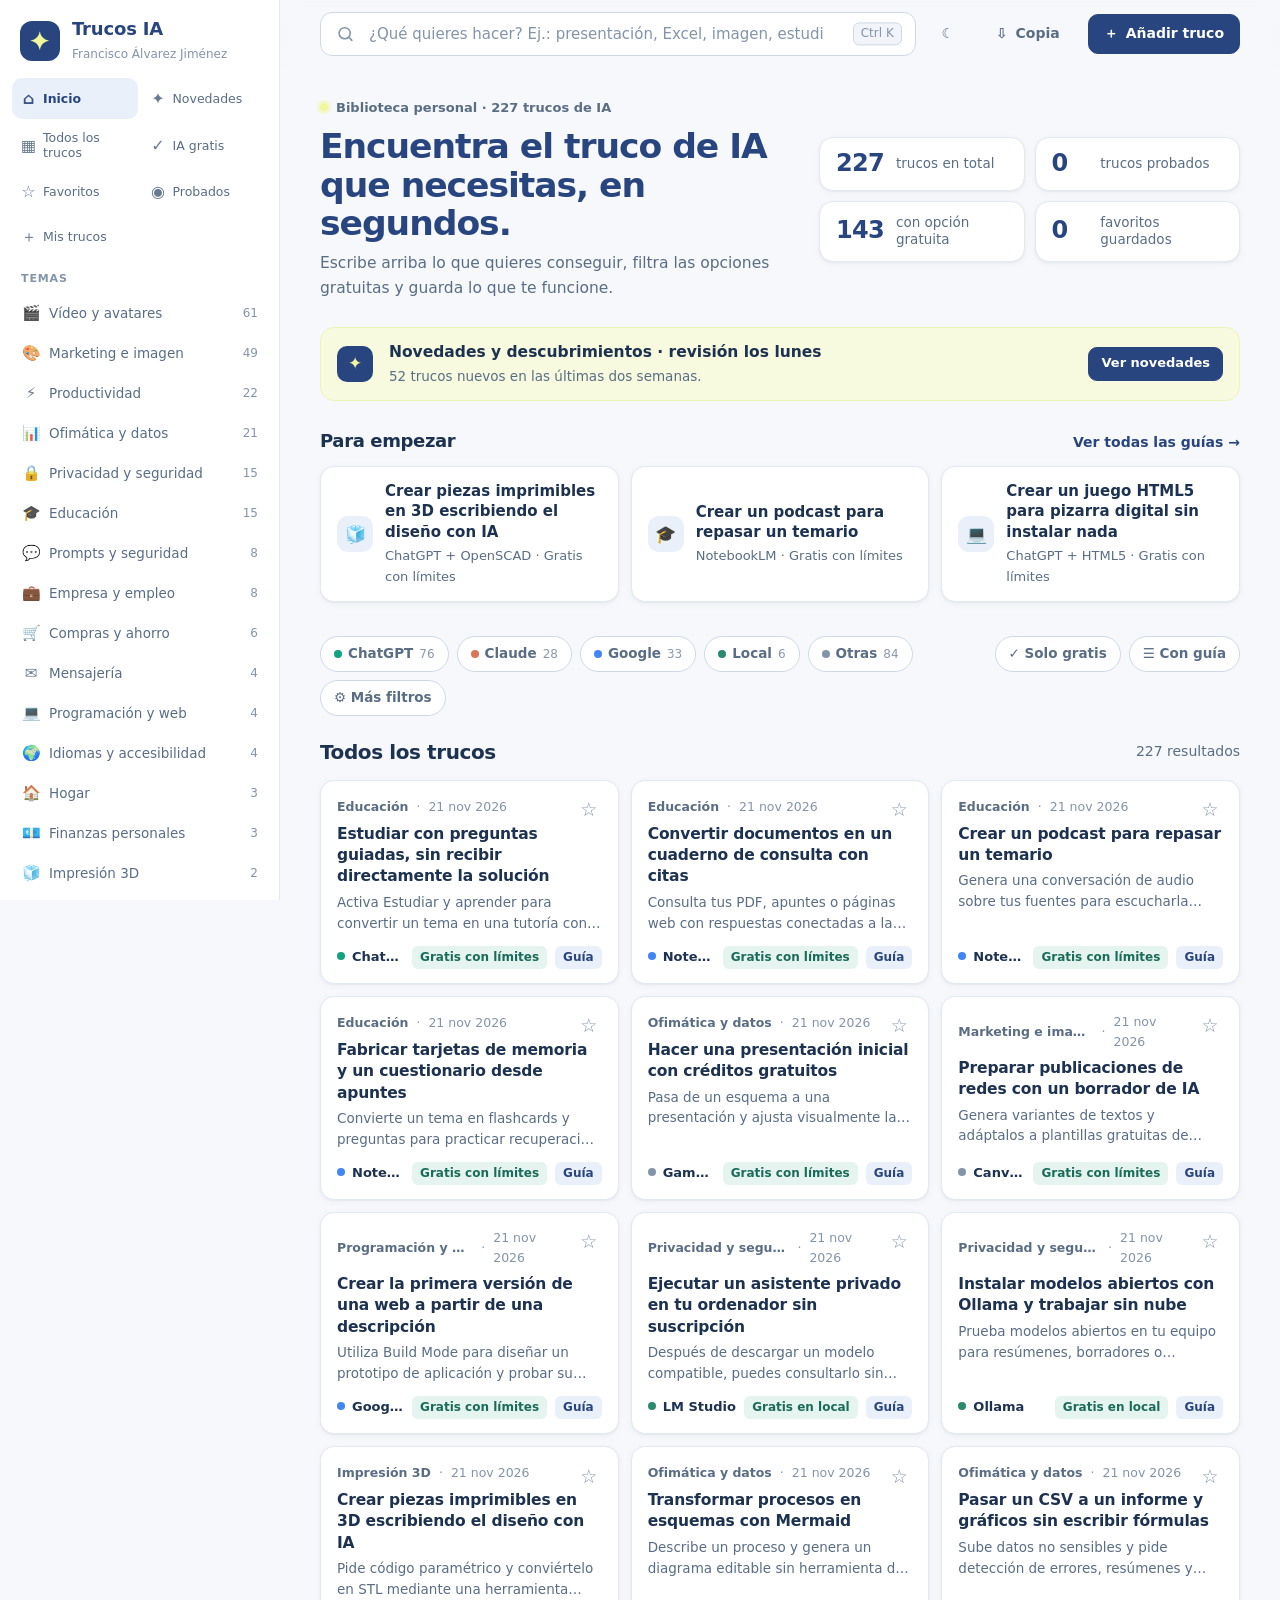
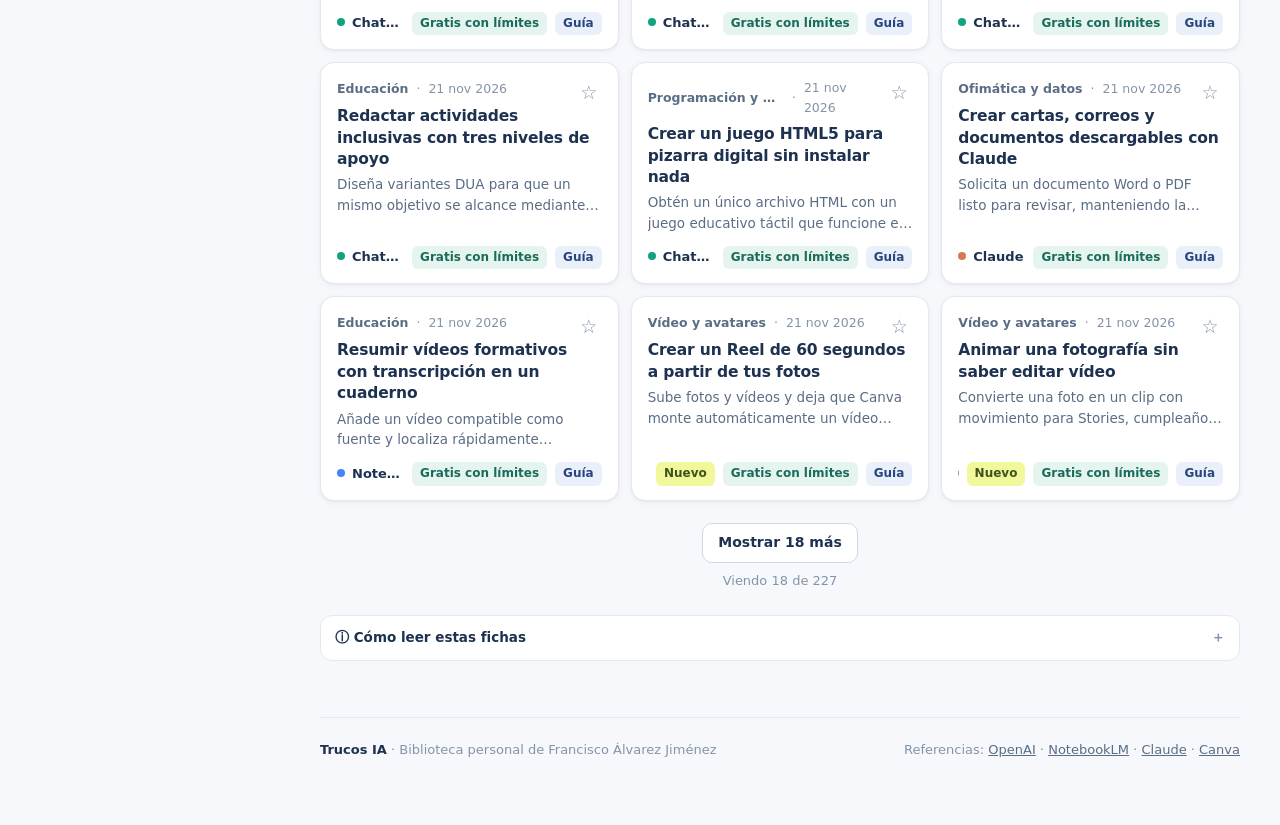
<file: index.html>
<!DOCTYPE html>
<html lang="es">
<head>
<meta charset="UTF-8">
<meta name="viewport" content="width=device-width, initial-scale=1, viewport-fit=cover">
<title>Trucos IA · Francisco Álvarez Jiménez</title>
<meta name="description" content="Trucos IA: biblioteca de trucos y herramientas de inteligencia artificial, con filtros por tema, opciones gratuitas, guías paso a paso, prompts listos para copiar y novedades semanales.">
<meta name="author" content="Francisco Álvarez Jiménez">
<meta name="theme-color" content="#29457f">
<meta property="og:type" content="website">
<meta property="og:title" content="Trucos IA · Biblioteca de trucos de inteligencia artificial">
<meta property="og:description" content="Encuentra trucos de IA por tema, filtra los gratuitos, copia prompts y guarda tus favoritos.">
<meta property="og:locale" content="es_ES">
<meta name="twitter:card" content="summary">
<link rel="icon" href="data:image/svg+xml,%3Csvg xmlns='http://www.w3.org/2000/svg' viewBox='0 0 64 64'%3E%3Crect width='64' height='64' rx='16' fill='%2329457f'/%3E%3Cpath d='M32 12c1.6 10.4 9.6 18.4 20 20-10.4 1.6-18.4 9.6-20 20-1.6-10.4-9.6-18.4-20-20 10.4-1.6 18.4-9.6 20-20z' fill='%23f1f79b'/%3E%3C/svg%3E">
<script>try{if(localStorage.getItem('trucos-ia-tema')==='dark')document.documentElement.dataset.theme='dark'}catch(e){}</script>
<style>
/* ================================================================
   Trucos IA · Francisco Álvarez Jiménez
   Paleta APFA: blanco · azul #29457f · amarillo pálido #f1f79b
   Todo el tema se controla con las variables de :root.
   ================================================================ */
:root{
  color-scheme:light;
  --bg:#f6f8fb; --surface:#fff; --surface-2:#f1f4f9; --line:#e3e9f1; --line-strong:#cfd9e6;
  --text:#1d3150; --muted:#5a6d85; --faint:#8494a8;
  --brand:#29457f; --brand-hover:#1f3866; --brand-soft:#eaf0fa; --brand-ink:#fff;
  --accent:#f1f79b; --accent-soft:#f7fadf; --accent-ink:#4f6820;
  --ok:#1a6b5a; --ok-soft:#e5f4ee; --warn:#86602a; --warn-soft:#fdf5e4; --bad:#a3434f; --bad-soft:#fbedef;
  --shadow-sm:0 1px 2px rgba(29,49,80,.05),0 2px 8px rgba(29,49,80,.04);
  --shadow:0 12px 32px rgba(29,49,80,.10);
  --radius:14px; --sidebar:256px;
  --font:Inter,"Segoe UI",system-ui,-apple-system,Roboto,sans-serif;
}
[data-theme=dark]{
  color-scheme:dark;
  --bg:#0f1522; --surface:#161e2e; --surface-2:#1c2638; --line:#26324a; --line-strong:#33425e;
  --text:#e6ecf6; --muted:#a3b1c6; --faint:#7a89a1;
  --brand:#8fb0ec; --brand-hover:#a9c3f2; --brand-soft:#1f2c47; --brand-ink:#0f1522;
  --accent:#e9f08a; --accent-soft:#262d1c; --accent-ink:#d9e489;
  --ok:#6fd3b4; --ok-soft:#14302a; --warn:#f0c987; --warn-soft:#30281a; --bad:#f2a1aa; --bad-soft:#341c22;
  --shadow-sm:0 1px 2px rgba(0,0,0,.3); --shadow:0 16px 40px rgba(0,0,0,.45);
}
*,*::before,*::after{box-sizing:border-box}
[hidden]{display:none!important}
html{scroll-behavior:smooth;-webkit-text-size-adjust:100%}
body{margin:0;background:var(--bg);color:var(--text);font:15px/1.6 var(--font);-webkit-font-smoothing:antialiased}
button,input,select,textarea{font:inherit;color:inherit}
button{cursor:pointer}
a{color:var(--brand)}
::selection{background:var(--brand-soft)}
:focus-visible{outline:3px solid color-mix(in srgb,var(--brand) 55%,transparent);outline-offset:2px;border-radius:8px}
.sr-only{position:absolute;width:1px;height:1px;overflow:hidden;clip:rect(0 0 0 0);white-space:nowrap}
.skip{position:fixed;left:12px;top:-60px;z-index:200;background:var(--brand);color:var(--brand-ink);padding:10px 14px;border-radius:10px;text-decoration:none;font-weight:700}
.skip:focus{top:12px}

/* ---------- Estructura ---------- */
.shell{display:grid;grid-template-columns:var(--sidebar) minmax(0,1fr);min-height:100vh}
.sidebar{position:sticky;top:0;height:100vh;display:flex;flex-direction:column;gap:4px;padding:24px 14px 18px;background:var(--surface);border-right:1px solid var(--line);z-index:40;overflow:hidden}
.brand{display:flex;align-items:center;gap:12px;padding:2px 10px 18px;text-decoration:none;color:inherit}
.logo{width:40px;height:40px;border-radius:12px;background:#29457f;display:grid;place-items:center;flex:none}
.logo svg{width:22px;height:22px}
.brand-name{font-size:18px;font-weight:800;letter-spacing:-.01em;line-height:1.1;color:var(--brand)}
.brand-sub{display:block;font-size:12px;color:var(--faint);font-weight:500;margin-top:3px}
.nav-label{padding:16px 12px 6px;font-size:11px;font-weight:700;letter-spacing:.08em;text-transform:uppercase;color:var(--faint)}
.nav-list{display:grid;gap:2px}
.nav{all:unset;box-sizing:border-box;display:flex;align-items:center;gap:11px;width:100%;padding:9px 12px;border-radius:10px;color:var(--muted);cursor:pointer;font-size:14.5px;transition:background .15s,color .15s}
.nav:hover{background:var(--surface-2);color:var(--text)}
.nav:focus-visible{outline:3px solid color-mix(in srgb,var(--brand) 45%,transparent)}
.nav[aria-current=true]{background:var(--brand-soft);color:var(--brand);font-weight:700}
.nav-ico{width:20px;text-align:center;flex:none;font-size:15px;opacity:.9}
.nav-text{flex:1;min-width:0;overflow:hidden;text-overflow:ellipsis;white-space:nowrap}
.nav-count{font-size:12px;color:var(--faint);font-variant-numeric:tabular-nums}
.nav[aria-current=true] .nav-count{color:var(--brand)}
.nav .badge-new{background:var(--accent);color:#3f541a;font-size:11px;font-weight:800;padding:1px 7px;border-radius:99px}
.cat-scroll{overflow:auto;min-height:60px;flex:1;margin:0 -6px;padding:0 6px;scrollbar-width:thin;scrollbar-color:var(--line-strong) transparent}
.side-foot{border-top:1px solid var(--line);padding:14px 10px 0;font-size:12.5px;color:var(--faint);line-height:1.55}
.side-foot strong{display:block;color:var(--text);font-size:13px}
.side-foot button{all:unset;cursor:pointer;color:var(--brand);text-decoration:underline;text-underline-offset:3px;margin-top:6px;display:inline-block}

.main{min-width:0;width:100%;max-width:1320px;margin:0 auto;padding:0 40px 64px}
.topbar{position:sticky;top:0;z-index:30;display:flex;align-items:center;gap:10px;height:68px;background:color-mix(in srgb,var(--bg) 88%,transparent);backdrop-filter:blur(10px);-webkit-backdrop-filter:blur(10px);margin:0 -40px;padding:0 40px;border-bottom:1px solid transparent;transition:border-color .2s}
.topbar.scrolled{border-bottom-color:var(--line)}
.crumb{font-size:13px;color:var(--muted);margin-right:auto;white-space:nowrap;overflow:hidden;text-overflow:ellipsis}
.crumb b{color:var(--text);font-weight:700}

/* ---------- Botones ---------- */
.btn{display:inline-flex;align-items:center;justify-content:center;gap:8px;min-height:40px;padding:0 15px;border-radius:10px;border:1px solid var(--line-strong);background:var(--surface);color:var(--text);font-size:14px;font-weight:600;white-space:nowrap;transition:background .15s,border-color .15s,transform .1s}
.btn:hover{background:var(--surface-2)}
.btn:active{transform:translateY(1px)}
.btn.primary{background:var(--brand);border-color:var(--brand);color:var(--brand-ink)}
.btn.primary:hover{background:var(--brand-hover)}
.btn.ghost{border-color:transparent;background:transparent;color:var(--muted)}
.btn.ghost:hover{background:var(--surface-2);color:var(--text)}
.btn.sm{min-height:34px;padding:0 12px;font-size:13px;border-radius:9px}
.btn.icon{width:40px;padding:0}
.btn.danger{color:var(--bad)}
.link-btn{all:unset;cursor:pointer;color:var(--brand);font-weight:600;font-size:14px}
.link-btn:hover{text-decoration:underline;text-underline-offset:3px}
.menu-btn{display:none}

/* ---------- Portada ---------- */
.hero{padding:40px 0 28px;max-width:760px}
.hero-kicker{font-size:13px;font-weight:600;color:var(--muted);display:flex;align-items:center;gap:8px}
.hero-kicker::before{content:"";width:8px;height:8px;border-radius:50%;background:var(--accent);box-shadow:0 0 0 3px color-mix(in srgb,var(--accent) 45%,transparent)}
.hero h1{font-size:clamp(30px,3.6vw,44px);line-height:1.12;letter-spacing:-.03em;margin:12px 0 12px;font-weight:800;color:var(--brand)}
.hero p{margin:0;font-size:16.5px;color:var(--muted);max-width:620px}
.hero-search{margin-top:24px}

.stats{display:grid;grid-template-columns:repeat(4,minmax(0,1fr));gap:12px;margin:8px 0 32px}
.stat{all:unset;box-sizing:border-box;cursor:pointer;background:var(--surface);border:1px solid var(--line);border-radius:var(--radius);padding:16px 18px;box-shadow:var(--shadow-sm);transition:border-color .15s,transform .15s}
.stat:hover{border-color:var(--line-strong);transform:translateY(-1px)}
.stat:focus-visible{outline:3px solid color-mix(in srgb,var(--brand) 45%,transparent)}
.stat-n{font-size:26px;font-weight:800;letter-spacing:-.03em;color:var(--brand);line-height:1.15;font-variant-numeric:tabular-nums}
.stat-l{font-size:13.5px;color:var(--muted);margin-top:2px}
.progress{height:6px;border-radius:99px;background:var(--surface-2);margin-top:10px;overflow:hidden}
.progress span{display:block;height:100%;background:var(--brand);border-radius:99px;transition:width .4s}

.banner{display:flex;align-items:center;gap:16px;padding:16px 18px;border-radius:var(--radius);background:var(--accent-soft);border:1px solid color-mix(in srgb,var(--accent) 70%,var(--line));margin:0 0 36px}
.banner-ico{width:42px;height:42px;border-radius:12px;background:var(--brand);color:var(--accent);display:grid;place-items:center;font-size:20px;flex:none}
.banner-text{flex:1;min-width:0}
.banner-text strong{display:block;font-size:15.5px;color:var(--text)}
.banner-text span{font-size:13.5px;color:var(--muted)}
.banner .btn{flex:none}

.section-title{display:flex;align-items:baseline;justify-content:space-between;gap:12px;margin:0 0 14px}
.section-title h2{margin:0;font-size:20px;letter-spacing:-.02em;color:var(--text)}
.picks{display:grid;grid-template-columns:repeat(3,minmax(0,1fr));gap:14px;margin-bottom:40px}
.pick{all:unset;box-sizing:border-box;cursor:pointer;display:flex;gap:14px;align-items:flex-start;padding:18px;border-radius:var(--radius);background:var(--surface);border:1px solid var(--line);box-shadow:var(--shadow-sm);transition:border-color .15s,box-shadow .15s,transform .15s}
.pick:hover{border-color:var(--line-strong);box-shadow:var(--shadow);transform:translateY(-2px)}
.pick:focus-visible{outline:3px solid color-mix(in srgb,var(--brand) 45%,transparent)}
.pick-ico{width:40px;height:40px;border-radius:11px;background:var(--brand-soft);display:grid;place-items:center;font-size:19px;flex:none}
.pick strong{display:block;font-size:15px;line-height:1.35;color:var(--text)}
.pick small{display:block;font-size:13px;color:var(--muted);margin-top:4px}

/* ---------- Buscador y filtros ---------- */
.search{position:relative;display:block}
.search svg{position:absolute;left:16px;top:50%;transform:translateY(-50%);width:19px;height:19px;color:var(--faint);pointer-events:none}
.search input{width:100%;height:52px;border-radius:13px;border:1px solid var(--line-strong);background:var(--surface);padding:0 92px 0 48px;font-size:15.5px;outline:none;box-shadow:var(--shadow-sm);transition:border-color .15s,box-shadow .15s}
.search input::placeholder{color:var(--faint)}
.search input:focus{border-color:var(--brand);box-shadow:0 0 0 4px color-mix(in srgb,var(--brand) 14%,transparent)}
.search input::-webkit-search-cancel-button{display:none}
.search .kbd{position:absolute;right:14px;top:50%;transform:translateY(-50%);font-size:12px;color:var(--faint);border:1px solid var(--line-strong);border-radius:6px;padding:1px 7px;background:var(--surface-2)}
.search .clear-search{position:absolute;right:10px;top:50%;transform:translateY(-50%);border:0;background:var(--surface-2);border-radius:8px;width:30px;height:30px;color:var(--muted);font-size:17px;line-height:1}

.workspace{scroll-margin-top:80px}
.toolbar{display:flex;flex-wrap:wrap;gap:8px;align-items:center;margin:16px 0 0}
.chips{display:flex;gap:8px;flex-wrap:wrap}
.chip{border:1px solid var(--line-strong);background:var(--surface);color:var(--muted);border-radius:99px;padding:6px 13px;font-size:13.5px;font-weight:600;transition:background .15s,border-color .15s,color .15s;display:inline-flex;align-items:center;gap:6px}
.chip:hover{border-color:var(--brand);color:var(--text)}
.chip[aria-pressed=true]{background:var(--brand);border-color:var(--brand);color:var(--brand-ink)}
.chip .n{font-size:12px;opacity:.7;font-weight:500}
.chip.free[aria-pressed=true]{background:var(--ok);border-color:var(--ok)}
.toolbar .spacer{flex:1}
.more-filters{display:grid;grid-template-columns:repeat(5,minmax(0,1fr));gap:10px;margin-top:12px;padding:14px;background:var(--surface);border:1px solid var(--line);border-radius:var(--radius)}
.more-filters label{display:grid;gap:5px;font-size:12px;font-weight:600;color:var(--muted)}
select.select{appearance:none;width:100%;height:40px;border-radius:10px;border:1px solid var(--line-strong);background:var(--surface) url("data:image/svg+xml,%3Csvg xmlns='http://www.w3.org/2000/svg' width='12' height='8'%3E%3Cpath d='m1 1 5 5 5-5' fill='none' stroke='%238494a8' stroke-width='1.6'/%3E%3C/svg%3E") no-repeat right 12px center;padding:0 32px 0 12px;font-size:14px;color:var(--text);cursor:pointer}
select.select:focus{border-color:var(--brand);outline:none;box-shadow:0 0 0 3px color-mix(in srgb,var(--brand) 14%,transparent)}

.results-head{display:flex;align-items:center;justify-content:space-between;gap:12px;flex-wrap:wrap;margin:26px 0 14px}
.results-head h2{margin:0;font-size:22px;letter-spacing:-.02em}
.results-count{font-size:14px;color:var(--muted)}
.active-filters{display:flex;flex-wrap:wrap;gap:6px;align-items:center;margin:-4px 0 16px}
.tag-x{display:inline-flex;align-items:center;gap:6px;border:0;background:var(--brand-soft);color:var(--brand);border-radius:8px;padding:4px 6px 4px 10px;font-size:13px;font-weight:600}
.tag-x span{font-size:15px;line-height:1;opacity:.7}
.tag-x:hover span{opacity:1}

.intro-note{font-size:13.5px;color:var(--muted);background:var(--surface);border:1px solid var(--line);border-radius:12px;padding:0 14px;margin-bottom:16px}
.intro-note summary{cursor:pointer;padding:11px 0;font-weight:600;color:var(--text);list-style:none;display:flex;align-items:center;gap:8px}
.intro-note summary::-webkit-details-marker{display:none}
.intro-note summary::after{content:"＋";margin-left:auto;color:var(--faint)}
.intro-note[open] summary::after{content:"－"}
.intro-note p{margin:0 0 12px;line-height:1.65}

/* ---------- Tarjetas ---------- */
.cards{display:grid;grid-template-columns:repeat(auto-fill,minmax(290px,1fr));gap:14px}
.card{position:relative;display:flex;flex-direction:column;background:var(--surface);border:1px solid var(--line);border-radius:var(--radius);padding:18px 18px 16px;box-shadow:var(--shadow-sm);transition:border-color .15s,box-shadow .15s,transform .15s;min-height:212px}
.card:hover{border-color:var(--line-strong);box-shadow:var(--shadow);transform:translateY(-2px)}
.card:focus-within{border-color:var(--brand)}
.card-meta{display:flex;align-items:center;gap:8px;font-size:12.5px;color:var(--faint);padding-right:34px;min-height:22px}
.card-meta .cat{font-weight:600;color:var(--muted);white-space:nowrap;overflow:hidden;text-overflow:ellipsis}
.card h3{margin:8px 0 6px;font-size:16px;line-height:1.38;letter-spacing:-.01em;font-weight:700}
.card-link{all:unset;cursor:pointer;color:var(--text)}
.card-link::after{content:"";position:absolute;inset:0;border-radius:inherit}
.card-link:focus-visible{outline:none}
.card p{margin:0;font-size:13.5px;color:var(--muted);line-height:1.55;display:-webkit-box;-webkit-box-orient:vertical;-webkit-line-clamp:2;overflow:hidden}
.card-foot{display:flex;align-items:center;gap:8px;margin-top:auto;padding-top:16px;flex-wrap:wrap}
.tool{font-size:13px;font-weight:600;color:var(--text);flex:1;min-width:0;white-space:nowrap;overflow:hidden;text-overflow:ellipsis}
.fam-dot{display:inline-block;width:8px;height:8px;border-radius:50%;margin-right:7px;vertical-align:1px;background:var(--faint)}
.fav{position:absolute;top:12px;right:12px;z-index:2;border:0;background:transparent;width:34px;height:34px;border-radius:9px;color:var(--faint);font-size:19px;line-height:1;display:grid;place-items:center}
.fav:hover{background:var(--surface-2);color:#c18b28}
.fav.on{color:#d39b2a}
mark{background:var(--accent);color:inherit;border-radius:3px;padding:0 1px}

.pill{display:inline-flex;align-items:center;gap:5px;padding:2px 8px;border-radius:6px;font-size:12px;font-weight:600;background:var(--surface-2);color:var(--muted);white-space:nowrap}
.pill.free{background:var(--ok-soft);color:var(--ok)}
.pill.local{background:var(--ok-soft);color:var(--ok)}
.pill.unknown{background:var(--warn-soft);color:var(--warn)}
.pill.paid{background:var(--bad-soft);color:var(--bad)}
.pill.new{background:var(--accent);color:#3f541a}
.pill.guide{background:var(--brand-soft);color:var(--brand)}
.pill.done{background:var(--ok-soft);color:var(--ok)}

.empty{grid-column:1/-1;text-align:center;padding:56px 24px;border:1px dashed var(--line-strong);border-radius:var(--radius);background:var(--surface);color:var(--muted)}
.empty .big{font-size:34px;margin-bottom:6px}
.empty strong{display:block;color:var(--text);font-size:17px;margin-bottom:4px}
.empty .btn{margin-top:14px}
.more{text-align:center;padding:28px 0 0}
.more small{display:block;margin-top:8px;color:var(--faint);font-size:13px}

.footer{margin-top:56px;padding-top:22px;border-top:1px solid var(--line);font-size:13px;color:var(--faint);display:flex;flex-wrap:wrap;justify-content:space-between;gap:10px 24px}
.footer strong{color:var(--text)}
.footer a{color:var(--muted)}

/* ---------- Modal ---------- */
.overlay{position:fixed;inset:0;z-index:100;background:rgba(18,30,52,.45);backdrop-filter:blur(4px);-webkit-backdrop-filter:blur(4px);display:flex;align-items:center;justify-content:center;padding:24px;animation:fade .15s ease}
.modal{width:min(720px,100%);max-height:min(90vh,940px);display:flex;flex-direction:column;background:var(--surface);border:1px solid var(--line);border-radius:18px;box-shadow:0 30px 80px rgba(18,30,52,.3);overflow:hidden;animation:rise .18s ease}
.modal:focus{outline:none}
.modal-head{display:flex;align-items:center;gap:8px;padding:12px 14px 12px 22px;border-bottom:1px solid var(--line)}
.modal-head .where{flex:1;font-size:13px;color:var(--muted);white-space:nowrap;overflow:hidden;text-overflow:ellipsis}
.modal-body{overflow:auto;padding:24px 28px 30px;overscroll-behavior:contain}
.modal h2{font-size:25px;line-height:1.25;letter-spacing:-.025em;margin:12px 0 8px;color:var(--text)}
.meta-row{display:flex;flex-wrap:wrap;gap:6px;align-items:center}
.sub{font-size:13px;color:var(--faint)}
.lead{font-size:15.5px;color:var(--muted);line-height:1.7;margin:14px 0 0}
.block-title{font-size:15px;font-weight:700;margin:26px 0 10px;color:var(--text)}
.steps{list-style:none;margin:0;padding:0;counter-reset:s}
.steps li{counter-increment:s;position:relative;padding:0 0 12px 40px;line-height:1.65}
.steps li::before{content:counter(s);position:absolute;left:0;top:0;width:27px;height:27px;border-radius:8px;background:var(--brand-soft);color:var(--brand);display:grid;place-items:center;font-weight:700;font-size:13px}
.prompt{position:relative;white-space:pre-wrap;background:var(--surface-2);border:1px solid var(--line);border-radius:12px;padding:16px;font-size:14px;line-height:1.7;}
.split{display:flex;align-items:center;justify-content:space-between;gap:10px}
.callout{background:var(--warn-soft);color:var(--warn);border-radius:12px;padding:12px 14px;font-size:13.5px;line-height:1.6;margin-top:18px}
.callout.info{background:var(--brand-soft);color:var(--brand)}
.links{display:flex;flex-wrap:wrap;gap:8px}
.src{display:inline-flex;align-items:center;gap:7px;text-decoration:none;font-size:14px;font-weight:600;color:var(--brand);background:var(--brand-soft);border-radius:10px;padding:9px 13px}
.src:hover{filter:brightness(.97);text-decoration:underline;text-underline-offset:3px}
.mine-box{margin-top:28px;padding-top:6px;border-top:1px solid var(--line)}
.row{display:flex;flex-wrap:wrap;gap:8px;align-items:center}
.seg{display:inline-flex;border:1px solid var(--line-strong);border-radius:10px;overflow:hidden}
.seg button{border:0;background:var(--surface);padding:8px 12px;font-size:13.5px;font-weight:600;color:var(--muted);border-right:1px solid var(--line)}
.seg button:last-child{border-right:0}
.seg button[aria-pressed=true]{background:var(--brand);color:var(--brand-ink)}
.field{width:100%;border:1px solid var(--line-strong);background:var(--surface);border-radius:10px;padding:11px 12px;font-size:14.5px;outline:none;resize:vertical}
.field:focus{border-color:var(--brand);box-shadow:0 0 0 3px color-mix(in srgb,var(--brand) 14%,transparent)}
.label{display:block;font-size:13px;font-weight:600;color:var(--muted);margin:16px 0 6px}
.hint{font-size:12.5px;color:var(--faint);margin:6px 0 0}
.grid2{display:grid;grid-template-columns:1fr 1fr;gap:0 14px}
.modal-foot{display:flex;gap:8px;flex-wrap:wrap;justify-content:flex-end;margin-top:24px}
.file-btn{position:relative;overflow:hidden}
.file-btn input{position:absolute;inset:0;opacity:0;cursor:pointer}

.toast{position:fixed;left:50%;bottom:24px;transform:translate(-50%,16px);background:var(--text);color:var(--bg);padding:11px 18px;border-radius:12px;font-size:14px;font-weight:600;box-shadow:var(--shadow);opacity:0;pointer-events:none;transition:opacity .2s,transform .2s;z-index:150;max-width:calc(100% - 32px)}
.toast.show{opacity:1;transform:translate(-50%,0)}
.to-top{position:fixed;right:22px;bottom:22px;z-index:35;width:44px;height:44px;border-radius:12px;border:1px solid var(--line-strong);background:var(--surface);color:var(--brand);font-size:18px;box-shadow:var(--shadow);opacity:0;pointer-events:none;transform:translateY(8px);transition:.2s}
.to-top.show{opacity:1;pointer-events:auto;transform:none}
.backdrop{display:none}
@keyframes fade{from{opacity:0}}
@keyframes rise{from{opacity:0;transform:translateY(10px) scale(.99)}}

/* ---------- Adaptación a pantallas ---------- */
@media (max-width:1180px){.main{padding:0 28px 56px}.topbar{margin:0 -28px;padding:0 28px}.more-filters{grid-template-columns:repeat(3,minmax(0,1fr))}.stats{grid-template-columns:repeat(2,minmax(0,1fr))}}
@media (max-width:960px){
  .shell{display:block}
  .sidebar{position:fixed;left:0;top:0;width:280px;height:100dvh;transform:translateX(-100%);transition:transform .25s ease;box-shadow:none}
  .sidebar.open{transform:none;box-shadow:12px 0 40px rgba(18,30,52,.2)}
  .backdrop.open{display:block;position:fixed;inset:0;z-index:39;background:rgba(18,30,52,.35)}
  .menu-btn{display:inline-flex}
  .picks{grid-template-columns:1fr}
}
@media (max-width:640px){
  body{font-size:15px}
  .main{padding:0 16px 40px}
  .topbar{margin:0 -16px;padding:0 16px;height:60px}
  .btn .lbl{display:none}
  .hero{padding:24px 0 20px}
  .hero p{font-size:15px}
  .stats{gap:8px;margin-bottom:24px}
  .stat{padding:13px 14px}
  .stat-n{font-size:22px}
  .banner{flex-wrap:wrap}
  .banner .btn{width:100%}
  .search .kbd{display:none}
  .chips{flex-wrap:nowrap;overflow-x:auto;margin:0 -16px;padding:2px 16px 4px;scrollbar-width:none}
  .chips::-webkit-scrollbar{display:none}
  .chip{flex:none}
  .more-filters{grid-template-columns:1fr 1fr}
  .cards{grid-template-columns:1fr}
  .card{min-height:0}
  .overlay{padding:0;align-items:flex-end}
  .modal{max-height:94dvh;border-radius:18px 18px 0 0}
  .modal-body{padding:18px 18px 28px}
  .modal h2{font-size:21px}
  .grid2{grid-template-columns:1fr}
  .footer{display:block}.footer>span{display:block;margin-bottom:8px}
  .to-top{right:14px;bottom:14px}
}

/* ---------- v2.1 · aprovechamiento del espacio ---------- */
.main{max-width:1560px}
.topbar{gap:12px;height:68px}
.topbar .search{flex:1;max-width:720px;margin-right:auto}
.topbar .search input{height:44px;border-radius:12px;font-size:15px;box-shadow:none;background:var(--surface)}
.nav{padding:8px 12px}
.hero-grid{display:grid;grid-template-columns:minmax(0,1.1fr) minmax(0,1fr);gap:36px;align-items:center;padding:30px 0 26px}
.hero{padding:0;max-width:none}
.hero h1{font-size:clamp(26px,2.7vw,36px);margin:8px 0 8px}
.hero p{font-size:15.5px}
.stats{margin:0;gap:10px}
.stats{grid-template-columns:repeat(2,minmax(0,1fr))}
.stat{display:grid;grid-template-columns:auto 1fr;align-items:center;column-gap:12px;padding:12px 16px}
.stat-n{font-size:24px;min-width:2.2ch}
.stat-l{margin:0;line-height:1.3}
.stat .progress{grid-column:1/-1;margin-top:8px}
.banner{padding:12px 16px;margin:0 0 26px}
.banner-ico{width:36px;height:36px;font-size:17px;border-radius:10px}
.section-title{margin-bottom:10px}
.section-title h2{font-size:18px}
.picks{gap:12px;margin-bottom:30px}
.pick{padding:14px 16px;gap:12px;align-items:center}
.pick-ico{width:36px;height:36px;font-size:17px}
.toolbar{margin:0;padding-top:4px}
#home[hidden]+.workspace .toolbar{padding-top:22px}
.results-head{margin:20px 0 12px;flex-wrap:wrap;justify-content:flex-start;row-gap:8px}
.results-head h2{font-size:20px;margin-right:4px}
.active-filters{margin:0;flex:1;min-width:0}
.active-filters.empty-f{flex:1}
.results-count{margin-left:auto}
.cards{grid-template-columns:repeat(auto-fill,minmax(280px,1fr));gap:12px}
.card{padding:15px 16px 14px;min-height:0}
.card h3{margin:6px 0 4px;font-size:15.5px}
.card-foot{padding-top:12px}
.intro-note{margin:24px 0 0}
.more{padding-top:22px}
.side-foot button{display:block;margin-top:4px}
.hero-kicker{display:block}.hero-kicker::before{display:inline-block;margin-right:8px;vertical-align:1px}
@media (max-width:1180px){.hero-grid{grid-template-columns:1fr;gap:18px}.stats{grid-template-columns:repeat(4,minmax(0,1fr))}.stat{grid-template-columns:1fr}.stat-n{min-width:0}}
@media (max-width:960px){
  .picks{grid-template-columns:1fr 1fr 1fr}
  .toolbar{flex-wrap:nowrap;overflow-x:auto;margin:0 -28px;padding:4px 28px 6px;scrollbar-width:none;-webkit-overflow-scrolling:touch}
  .toolbar::-webkit-scrollbar{display:none}
  .toolbar .chips{display:contents}
  .toolbar .spacer{display:none}
  #freeChip,#guideChip,#filtersBtn{order:-1}
  .chip{flex:none;min-height:36px}
}
@media (max-width:760px){.picks{grid-template-columns:1fr}.stats{grid-template-columns:repeat(2,minmax(0,1fr))}}
@media (max-width:640px){
  .topbar{gap:6px;height:60px}
  #themeBtn,#backupBtn{display:none}
  .topbar .search input{height:42px;padding-right:40px;font-size:16px}
  .topbar .search svg{left:13px}.topbar .search input{padding-left:40px}
  .hero-grid{padding:18px 0 18px;gap:14px}
  .hero p{font-size:14.5px}
  .stat{padding:10px 12px}.stat-n{font-size:20px}.stat-l{font-size:12.5px}
  .picks{gap:8px;margin-bottom:22px}
  .pick{padding:12px 14px}
  #home[hidden]+.workspace .toolbar{padding-top:12px}
  .results-head h2{font-size:18px}
  /* móvil: una sola fila deslizable de filtros */
  .toolbar{flex-wrap:nowrap;overflow-x:auto;margin:0 -16px;padding:4px 16px 6px;gap:8px;scrollbar-width:none;-webkit-overflow-scrolling:touch}
  .toolbar::-webkit-scrollbar{display:none}
  .toolbar .chips{display:contents}
  .toolbar .spacer{display:none}
  #freeChip,#guideChip,#filtersBtn{order:-1}
  .chip{flex:none;min-height:36px}
  .more-filters{padding:12px;gap:8px}
  /* cabecera de resultados ordenada */
  .results-head{margin:14px 0 10px}
  .results-head h2{order:1}.results-count{order:2}
  .active-filters{order:3;flex:1 1 100%}
  .active-filters.empty-f{display:none}
  /* «Para empezar» como carrusel horizontal */
  .picks{display:flex;overflow-x:auto;scroll-snap-type:x mandatory;scroll-padding:0 16px;margin:0 -16px 20px;padding:2px 16px 8px;scrollbar-width:none}
  .picks::-webkit-scrollbar{display:none}
  .pick{flex:0 0 84%;scroll-snap-align:start}
  .section-title h2{font-size:17px}
  .card{padding:14px 14px 12px}
  .card-foot{gap:6px}
  .hero-kicker{font-size:12.5px}
  .hero h1{font-size:25px}
}
@media (prefers-reduced-motion:reduce){*,*::before,*::after{animation:none!important;transition:none!important;scroll-behavior:auto!important}}
@media print{
  body{background:#fff}.shell,.toast,.to-top,.modal-head{display:none!important}
  .overlay{position:static;background:none;backdrop-filter:none;padding:0}.modal{box-shadow:none;border:0;max-height:none}.modal-body{overflow:visible}
  .mine-box,.modal-foot{display:none}
}

/* ---------- Navegación móvil principal · Trucos IA ---------- */
.mobile-bottom-nav{display:none}
.stat:focus-visible{outline:3px solid var(--brand);outline-offset:3px}
@media (max-width:640px){
  .mobile-bottom-nav{display:grid;grid-template-columns:repeat(5,minmax(0,1fr));position:fixed;z-index:35;bottom:0;left:0;right:0;background:var(--surface);border-top:1px solid var(--line);box-shadow:0 -7px 28px rgba(30,50,80,.08);padding:5px max(6px,env(safe-area-inset-right)) calc(5px + env(safe-area-inset-bottom)) max(6px,env(safe-area-inset-left));}
  .mobile-bottom-nav button{appearance:none;border:0;background:transparent;border-radius:10px;color:var(--muted);display:flex;flex-direction:column;align-items:center;justify-content:center;gap:1px;font:inherit;font-size:10px;font-weight:680;line-height:1.1;min-height:48px;min-width:0;padding:4px 1px;cursor:pointer;}
  .mobile-bottom-nav button[aria-current="page"]{background:var(--brand-soft);color:var(--brand);}
  .mobile-bottom-nav button:focus-visible{outline:2px solid var(--brand);outline-offset:-2px}
  .mobile-bottom-nav .mobile-icon{font-family:system-ui,sans-serif;font-size:22px;line-height:1.1;font-weight:600}
  .main{padding-bottom:calc(88px + env(safe-area-inset-bottom))}
  .to-top{bottom:calc(74px + env(safe-area-inset-bottom))}
  .modal{padding-bottom:env(safe-area-inset-bottom)}
  .overlay{z-index:60}
  .stats .stat{min-height:68px}
  .stats .stat:focus-visible{outline-offset:1px}
  .search input{font-size:16px} /* evita el zoom automático del iPhone */
  .toolbar{scroll-padding-inline:16px}
  #workspace{scroll-margin-top:70px}
  .card{touch-action:manipulation}
}
@media(max-width:350px){.mobile-bottom-nav button{font-size:9px}.mobile-bottom-nav .mobile-icon{font-size:20px}}

/* Búsqueda ampliada: indicación breve de resultados relacionados */
.search-assist{margin:0 0 12px;padding:9px 12px;border-radius:10px;background:var(--brand-soft);color:var(--brand);border:1px solid var(--line);font-size:12px;line-height:1.45}
.search-assist[hidden]{display:none!important}
/* ---------- Barra lateral v2.2: temas visibles y navegación sin recortes ---------- */
/* La columna completa se desplaza; ya no se encierra «Temas» en una ventanita. */
:root{--sidebar:280px}
.sidebar{
  padding:15px 12px 12px;
  gap:2px;
  overflow-y:auto;
  overflow-x:hidden;
  overscroll-behavior-y:contain;
  scrollbar-width:thin;
  scrollbar-color:var(--line-strong) transparent;
}
.sidebar::-webkit-scrollbar{width:7px}
.sidebar::-webkit-scrollbar-thumb{background:var(--line-strong);border-radius:10px}
.sidebar .brand{padding:3px 8px 12px}
.sidebar .nav-label{padding:11px 9px 5px}
#mainNav{
  grid-template-columns:repeat(2,minmax(0,1fr));
  gap:4px;
  flex:none;
}
#mainNav .nav{
  min-height:41px;
  padding:7px 8px;
  gap:6px;
  font-size:12.5px;
  line-height:1.2;
}
#mainNav .nav-ico{width:17px;font-size:16px}
#mainNav .nav-text{
  white-space:normal;
  overflow:visible;
  text-overflow:clip;
  overflow-wrap:anywhere;
}
#mainNav .nav-count,#mainNav .badge-new{display:none}
.cat-scroll{
  flex:none;
  min-height:0;
  overflow:visible;
  margin:0 -3px;
  padding:0 3px;
}
#categoryNav{gap:2px}
#categoryNav .nav{
  min-height:38px;
  padding:7px 9px;
  gap:8px;
  font-size:13.5px;
  line-height:1.25;
}
#categoryNav .nav-text{
  white-space:normal;
  overflow:visible;
  text-overflow:clip;
  overflow-wrap:break-word;
}
#categoryNav .nav-count{margin-left:auto;flex:none}
.sidebar .side-foot{
  flex:none;
  margin-top:8px;
  border-top:1px solid var(--line);
  padding:10px 7px 3px;
  font-size:12px;
}
.side-foot summary{
  cursor:pointer;
  color:var(--brand);
  font-size:12.5px;
  font-weight:700;
  padding:3px 4px;
  border-radius:7px;
}
.side-foot summary:hover{background:var(--surface-2)}
.side-foot summary:focus-visible{outline:3px solid var(--brand)}
.side-foot-content{padding:8px 4px 2px}
.side-foot-content button{display:block;max-width:100%;padding:3px 0}
@media(max-width:960px){
  .sidebar{width:min(296px,calc(100vw - 20px));height:100dvh}
}

</style>
</head>
<body>
<a class="skip" href="#workspace">Saltar al buscador</a>
<noscript><p style="padding:20px;font-family:sans-serif">Esta biblioteca necesita JavaScript para mostrar y filtrar los trucos.</p></noscript>
<div class="backdrop" id="backdrop"></div>
<div class="shell">
  <aside class="sidebar" id="sidebar" aria-label="Navegación">
    <a href="./" class="brand" id="brandLink">
      <span class="logo" aria-hidden="true"><svg viewBox="0 0 24 24"><path d="M12 2c.6 4.9 4.5 8.8 9.4 9.4.3 0 .3.4 0 .5-4.9.6-8.8 4.5-9.4 9.4 0 .3-.4.3-.5 0-.6-4.9-4.5-8.8-9.4-9.4-.3 0-.3-.4 0-.5 4.9-.6 8.8-4.5 9.4-9.4.1-.3.5-.3.5 0z" fill="#f1f79b"/></svg></span>
      <span><span class="brand-name">Trucos IA</span><span class="brand-sub">Francisco Álvarez Jiménez</span></span>
    </a>
    <nav class="nav-list" id="mainNav" aria-label="Secciones"></nav>
    <div class="nav-label">Temas</div>
    <div class="cat-scroll"><nav class="nav-list" id="categoryNav" aria-label="Temas"></nav></div>
    <details class="side-foot">
      <summary>Ayuda y ajustes</summary>
      <div class="side-foot-content">
        <strong>Tus datos son tuyos</strong>
        Favoritos y notas se guardan solo en este navegador.
        <button type="button" id="backupSidebar">Copia de seguridad y ayuda</button>
        <button type="button" id="themeBtn2">Modo oscuro</button>
      </div>
    </details>
  </aside>

  <main class="main" id="content">
    <header class="topbar" id="topbar">
      <button class="btn icon ghost menu-btn" id="menuBtn" aria-label="Abrir menú" aria-controls="sidebar" aria-expanded="false">☰</button>
<label class="search" for="q">
  <span class="sr-only">Buscar trucos</span>
  <svg viewBox="0 0 24 24" fill="none" stroke="currentColor" stroke-width="2" stroke-linecap="round" aria-hidden="true"><circle cx="11" cy="11" r="7"/><path d="m20 20-3.5-3.5"/></svg>
  <input type="search" id="q" placeholder="¿Qué quieres hacer? Ej.: presentación, Excel, imagen, estudiar…" autocomplete="off" enterkeyhint="search">
  <span class="kbd" id="kbd">Ctrl K</span>
  <button type="button" class="clear-search" id="clearSearch" aria-label="Borrar búsqueda" hidden>×</button>
</label>
      <button class="btn ghost icon" id="themeBtn" aria-label="Cambiar a modo oscuro" title="Modo claro / oscuro">☾</button>
      <button class="btn ghost" id="backupBtn" title="Copia de seguridad">⇩ <span class="lbl">Copia</span></button>
      <button class="btn primary" id="addBtn">＋ <span class="lbl">Añadir truco</span></button>
    </header>

    <section id="home">
      <div class="hero-grid">
        <div class="hero">
          <div class="hero-kicker">Biblioteca personal · <span id="heroCount">175</span> trucos de IA</div>
          <h1>Encuentra el truco de IA que necesitas, en segundos.</h1>
          <p>Escribe arriba lo que quieres conseguir, filtra las opciones gratuitas y guarda lo que te funcione.</p>
        </div>
        <div class="stats" id="stats" aria-label="Resumen"></div>
      </div>
      <div class="banner" id="banner">
        <div class="banner-ico" aria-hidden="true">✦</div>
        <div class="banner-text"><strong>Novedades y descubrimientos · revisión los lunes</strong><span id="bannerText">Comprobando si hay novedades…</span></div>
        <button class="btn primary sm" id="bannerBtn">Ver novedades</button>
      </div>
      <div class="section-title"><h2>Para empezar</h2><button class="link-btn" id="allGuides">Ver todas las guías →</button></div>
      <div class="picks" id="picks"></div>
    </section>

    <section class="workspace" id="workspace" aria-labelledby="viewTitle">

      <div class="toolbar">
        <div class="chips" id="famChips" role="group" aria-label="Herramienta"></div>
        <span class="spacer"></span>
        <button class="chip free" id="freeChip" aria-pressed="false">✓ Solo gratis</button>
        <button class="chip" id="guideChip" aria-pressed="false">☰ Con guía</button>
        <button class="chip" id="filtersBtn" aria-expanded="false" aria-controls="moreFilters">⚙ Más filtros</button>
      </div>
      <div class="more-filters" id="moreFilters" hidden>
        <label>Tema<select class="select" id="fCategory"></select></label>
        <label>Herramienta concreta<select class="select" id="fTool"></select></label>
        <label>Coste<select class="select" id="fCost">
          <option value="all">Cualquiera</option><option value="limited">Gratis con límites</option><option value="local">Gratis en local</option><option value="unknown">Por confirmar</option><option value="paid">De pago</option></select></label>
        <label>Procedencia<select class="select" id="fOrigin">
          <option value="all">Todas</option><option value="curated">Selección propia</option><option value="max">MAXmaxdata</option><option value="mine">Mis trucos</option></select></label>
        <label>Ordenar<select class="select" id="fSort">
          <option value="recommended">Más útiles primero</option><option value="new">Más recientes</option><option value="old">Más antiguos</option><option value="az">Título A–Z</option></select></label>
      </div>

      <div class="results-head"><h2 id="viewTitle">Todos los trucos</h2><div class="active-filters" id="activeFilters"></div><span class="results-count" id="count" aria-live="polite"></span></div>
      <p class="search-assist" id="searchAssist" role="status" hidden></p>
      <div id="newsPanel" class="callout info" hidden></div>
      <div class="cards" id="cards"></div>
      <div class="more" id="more"></div>
      <details class="intro-note" id="sourceNote">
        <summary>ⓘ Cómo leer estas fichas</summary>
        <p><strong>Selección propia</strong>: guías con pasos, prompt y enlace a documentación oficial. <strong>MAXmaxdata</strong>: fichas de enlace a publicaciones públicas; los pasos exactos están en la publicación o vídeo original, que no se ha podido revisar completo. Las etiquetas de coste son orientativas: los planes de cada herramienta pueden cambiar.</p>
      </details>
    </section>

    <footer class="footer">
      <span><strong>Trucos IA</strong> · Biblioteca personal de Francisco Álvarez Jiménez</span>
      <span>Referencias: <a target="_blank" rel="noopener noreferrer" href="https://help.openai.com/es-es/articles/9275245-chatgpt-free-tier-faq">OpenAI</a> · <a target="_blank" rel="noopener noreferrer" href="https://support.google.com/gemininotebook/answer/16213268?hl=es">NotebookLM</a> · <a target="_blank" rel="noopener noreferrer" href="https://support.claude.com/en/articles/11049762-choose-a-claude-plan">Claude</a> · <a target="_blank" rel="noopener noreferrer" href="https://www.canva.com/help/using-canva-ai/">Canva</a></span>
    </footer>
  </main>
</div>


<!-- Navegación inferior: visible únicamente en teléfonos -->
<nav class="mobile-bottom-nav" id="mobileBottomNav" aria-label="Navegación rápida móvil">
  <button type="button" data-mobile-nav="home" aria-label="Inicio"><span class="mobile-icon" aria-hidden="true">⌂</span><span>Inicio</span></button>
  <button type="button" data-mobile-nav="news" aria-label="Novedades"><span class="mobile-icon" aria-hidden="true">✦</span><span>Novedades</span></button>
  <button type="button" data-mobile-nav="search" aria-label="Buscar"><span class="mobile-icon" aria-hidden="true">⌕</span><span>Buscar</span></button>
  <button type="button" data-mobile-nav="free" aria-label="IA gratis"><span class="mobile-icon" aria-hidden="true">◇</span><span>IA gratis</span></button>
  <button type="button" data-mobile-nav="favorites" aria-label="Favoritos"><span class="mobile-icon" aria-hidden="true">☆</span><span>Favoritos</span></button>
</nav>

<div class="overlay" id="overlay" hidden>
  <section class="modal" id="modal" tabindex="-1" role="dialog" aria-modal="true" aria-labelledby="mTitle">
    <div class="modal-head">
      <div class="where" id="mWhere">Ficha</div>
      <button class="btn ghost icon sm" id="mPrev" aria-label="Truco anterior" title="Anterior (←)">‹</button>
      <button class="btn ghost icon sm" id="mNext" aria-label="Truco siguiente" title="Siguiente (→)">›</button>
      <button class="btn ghost icon sm" id="mClose" aria-label="Cerrar" title="Cerrar (Esc)">✕</button>
    </div>
    <div class="modal-body" id="mBody"></div>
  </section>
</div>
<input type="file" hidden accept=".json,application/json" id="weeklyFile" aria-label="Archivo de novedades">
<button class="to-top" id="toTop" aria-label="Volver arriba">↑</button>
<div class="toast" id="toast" role="status" aria-live="polite"></div>

<script id="library-data" type="application/json">[{"id":"m001","title":"Comprar al mejor precio (Black Friday)","date":"2026-11-17","category":"Compras y ahorro","tool":"ChatGPT","origin":"max","source":"https://es.linkedin.com/posts/pabloalvarezazcunaga_comparadordeprecios-ahorro-cupones-activity-7528340410729984001-a7zl","youtube":"https://www.youtube.com/watch?v=wxuo7LdFE7c","cost":"limited","costNote":"La herramienta ofrece funciones gratuitas, pero NO se ha verificado el coste del truco del vídeo.","verification":"Guía práctica independiente elaborada para Trucos IA; no se ha podido verificar el procedimiento completo del vídeo original de MAXmaxdata. Referencia de la herramienta: https://help.openai.com/es-es/articles/10500283-deep-research-in-chatgpt. El texto público del creador sí menciona comparación de móviles y búsqueda de cupones, pero los botones del vídeo no han podido auditarse.","summary":"Comparar precios finales de una compra y encontrar cupones verificables sin confiar en descuentos inventados.","steps":["Anota el modelo exacto del producto, país de compra, capacidad y las tiendas en las que aceptarías comprar.","En ChatGPT pide una tabla comparando ofertas actuales, con precio final, envío, impuestos, garantía y enlace directo de cada tienda. Activa la búsqueda web si está disponible.","Abre cada enlace para confirmar existencias, variantes, precio y fecha. Descarta anuncios caducados y vendedores sin información de devolución.","Pide localizar cupones publicados por la propia tienda; prueba el código en el carrito sin finalizar la compra, y compara el total con y sin descuento.","Guarda una tabla de los tres mejores precios y la fuente y fecha de cada comprobación."],"prompt":"Compara el precio total en España de [modelo exacto] en tres tiendas fiables. Incluye envío, garantía, enlace y fecha de verificación; no inventes cupones. Después enumera descuentos a comprobar manualmente en el carrito.","tags":["ChatGPT","Compras y ahorro"],"recommended":false,"guideSource":"https://help.openai.com/es-es/articles/10500283-deep-research-in-chatgpt","guideType":"independent"},{"id":"m002","title":"7 códigos para anunciar productos o negocios","date":"2026-11-12","category":"Marketing e imagen","tool":"Gemini","origin":"max","source":"https://es.linkedin.com/posts/pabloalvarezazcunaga_gemini-videoia-publicidad-activity-7526516146741710848-yyDW","youtube":"https://www.youtube.com/watch?v=w09U-muPxVI","cost":"unknown","costNote":"La generación de vídeo en Gemini puede requerir plan o créditos y variar por cuenta, país y modelo. Comprueba la disponibilidad antes de empezar.","verification":"Pasos contrastados con la publicación del creador y la transcripción pública en LinkedIn (22/11/2026). Los siete estilos aparecen en la demostración; los nombres de supuestos «códigos» están mal reconocidos por los subtítulos y no se presentan como comandos oficiales exactos. El prompt es una formulación propia.","summary":"Publicación de MAXmaxdata sobre «7 códigos para anunciar productos o negocios». Abre la publicación original para ver los pasos exactos.","steps":["Haz una fotografía nítida del producto real (una caja, un alimento, un logotipo o la fachada del negocio).","Abre Gemini en gemini.google.com o en su aplicación. Adjunta la fotografía y elige «Crear vídeo», si aparece en tu cuenta.","Describe uno de los siete resultados mostrados: desempaquetado (unboxing); producto/alimentos que pasan del envase al plato; preparación de una receta; presencia ficticia en una pantalla de Times Square; toma de estudio con cámara orbitando alrededor; presentación animada de un logotipo; o acercamiento desde una vista de satélite hasta el negocio.","Genera una versión corta y revisa que el envase, los rótulos, la marca, la localización y los movimientos se representen correctamente.","Si el resultado sirve, descarga y edita el clip para adaptarlo a Reels, TikTok o publicidad. No presentes escenarios ficticios como anuncios reales contratados."],"prompt":"A partir de esta fotografía de mi producto, crea un vídeo publicitario vertical de 8 segundos con [desempaquetado / plano de estudio con giro de cámara / secuencia de preparación]. Conserva exactamente forma, colores y texto del envase. Añade movimiento de cámara suave, luz natural y ningún dato publicitario inventado.","tags":["Gemini","Marketing e imagen"],"recommended":false},{"id":"m003","title":"Restricciones de ChatGPT: truco de Halloween","date":"2026-10-29","category":"Prompts y seguridad","tool":"ChatGPT","origin":"max","source":"https://es.linkedin.com/posts/pabloalvarezazcunaga_imagenesia-halloween-prompts-activity-7521458264413265920-550o","youtube":"","cost":"limited","costNote":"La herramienta ofrece funciones gratuitas, pero NO se ha verificado el coste del truco del vídeo.","verification":"Guía práctica independiente elaborada para Trucos IA; no se ha podido verificar el procedimiento completo del vídeo original de MAXmaxdata. Referencia de la herramienta: https://help.openai.com/es-es/articles/11084440-images-in-chatgpt. La publicación del creador describe un intento de obtener imágenes inicialmente rechazadas; aquí se ofrece una alternativa creativa que respeta las restricciones, no un procedimiento para evadirlas.","summary":"Crear una felicitación de Halloween con personajes originales sin depender de supuestos trucos para saltarse restricciones.","steps":["Prepara una fotografía propia y decide el estilo: gótico elegante, ilustración cómica o película de misterio apta para todo el público.","Abre el editor de imágenes de ChatGPT, adjunta tu foto y pide una escena original con disfraces y decorado de Halloween.","Si aparece una restricción, reformula para crear personajes originales y evitar la suplantación de personas, identidades o franquicias protegidas.","Comprueba que el rostro se mantiene reconocible y que el texto de felicitación no contiene errores; guarda la imagen."],"prompt":"Usa mi foto con permiso y crea una felicitación original de Halloween: vestuario gótico elegante, castillo iluminado, calabazas y atmósfera cinematográfica. Conserva mi identidad, evita copiar personajes conocidos y añade «Feliz Halloween».","tags":["ChatGPT","Prompts y seguridad"],"recommended":false,"guideSource":"https://help.openai.com/es-es/articles/11084440-images-in-chatgpt","guideType":"independent"},{"id":"m004","title":"Crear personajes que hablan con IA","date":"2026-10-27","category":"Vídeo y avatares","tool":"ChatGPT + Kling","origin":"max","source":"https://es.linkedin.com/posts/pabloalvarezazcunaga_personajesvirtuales-motioncontrol-videoconia-activity-7520723411367514112-Db1w","youtube":"https://www.youtube.com/watch?v=uMUwIXzK4uM","cost":"unknown","costNote":"Magnific/Kling Motion Control utiliza planes o créditos según modelo. El movimiento de otra persona y su apariencia requieren consentimiento.","verification":"Procedimiento derivado del vídeo original reproducido en la publicación pública de LinkedIn del creador (transcripción; consulta 22/11/2026). La demostración usa Magnific y Kling 3.0 Motion Control; la interfaz y los créditos pueden variar. La redacción del prompt es propia.","summary":"Publicación de MAXmaxdata sobre «Crear personajes que hablan con IA». Abre la publicación original para ver los pasos exactos.","steps":["Hazte una foto o utiliza un retrato propio para el que tengas permiso.","Abre ChatGPT, adjunta la fotografía y pide transformar a la persona en un personaje del estilo deseado (por ejemplo, ilustración o personaje fantástico). Descarga la imagen resultante.","Graba un vídeo de referencia hablando y gesticulando con los movimientos y el diálogo que quieras trasladar al personaje.","En Magnific, entra en generación de vídeo y selecciona Kling 3.0 Motion Control, si ese modelo está disponible en tu cuenta.","Carga la grabación de movimiento como vídeo de referencia y la imagen transformada como aspecto del personaje. Genera el clip y comprueba gestos, labios y continuidad."],"prompt":"Transforma mi foto en un personaje de ilustración original con expresiones claras y rostro de frente. Mantén rasgos reconocibles y proporciones naturales, sin copiar personajes comerciales existentes.","tags":["ChatGPT + Kling","Vídeo y avatares"],"recommended":false},{"id":"m005","title":"10 códigos para efectos fotográficos profesionales","date":"2026-10-14","category":"Marketing e imagen","tool":"ChatGPT","origin":"max","source":"https://teapawt.net/maxmaxdata","youtube":"https://www.youtube.com/watch?v=dtQ-2uHQpGM","cost":"limited","costNote":"La herramienta ofrece funciones gratuitas, pero NO se ha verificado el coste del truco del vídeo.","verification":"Guía práctica independiente elaborada para Trucos IA; no se ha podido verificar el procedimiento completo del vídeo original de MAXmaxdata. Referencia de la herramienta: https://help.openai.com/es-es/articles/11084440-images-in-chatgpt. Los diez efectos propuestos son una selección didáctica independiente, no los diez códigos literales del vídeo inaccesible.","summary":"Recrear diez efectos fotográficos de forma explícita con prompts editables en vez de utilizar «códigos secretos» inexistentes.","steps":["Sube una fotografía propia al editor de imágenes de ChatGPT y explica qué elementos no deben alterarse.","Escoge un efecto para cada generación: 1) retrato editorial; 2) blanco y negro; 3) luz dorada; 4) fondo desenfocado; 5) lluvia; 6) iluminación de estudio; 7) ángulo bajo; 8) primer plano; 9) estilo analógico; 10) escena nocturna.","Escribe el efecto elegido en lenguaje natural, junto con encuadre, intensidad y reglas de conservación del sujeto.","Genera una variante cada vez y compárala con la fotografía original; descarta manos, rostros o logotipos deformados.","Descarga la mejor versión y conserva el texto del prompt para reutilizarlo."],"prompt":"Edita esta foto propia con efecto [efecto 1–10]. Mantén exactamente personas, identidad y objetos; cambia únicamente la iluminación, el color y el encuadre definidos. Resolución alta y acabado fotográfico realista.","tags":["ChatGPT","Marketing e imagen"],"recommended":false,"guideSource":"https://help.openai.com/es-es/articles/11084440-images-in-chatgpt","guideType":"independent"},{"id":"m006","title":"Automatizar contabilidad","date":"2026-09-22","category":"Ofimática y datos","tool":"Claude","origin":"max","source":"https://es.linkedin.com/posts/pabloalvarezazcunaga_claude-facturas-contabilidad-activity-7508018950363021312-rwaM","youtube":"","cost":"unknown","costNote":"Cowork y la automatización del navegador dependen del plan de Claude, los permisos y la compatibilidad del sistema. No concedas acceso permanente a carpetas o cuentas si no es necesario.","verification":"Pasos reconstruidos a partir de la transcripción original de MAXmaxdata en LinkedIn, consultada el 22/11/2026. El creador demuestra descarga, renombrado, Excel e informe HTML. Se añaden comprobaciones prudentes de privacidad y exactitud.","summary":"Publicación de MAXmaxdata sobre «Automatizar contabilidad». Abre la publicación original para ver los pasos exactos.","steps":["Descarga Claude Desktop desde claude.ai/download e inicia sesión. Comprueba que tienes acceso a Cowork.","Prepara una carpeta para las facturas y abre en el navegador el portal del proveedor donde se pueden consultar.","En Claude Cowork, concede acceso solo a la carpeta necesaria y solicita descargar las facturas del período elegido, guardarlas allí y renombrarlas con un patrón consistente, por ejemplo AAAAMM_proveedor.pdf.","Comprueba que los PDF descargados son correctos antes de continuar. Después pide un Excel con fecha, proveedor, concepto, número de factura, base e IVA e importe total.","Verifica importes y totales con los originales. Si todo cuadra, pide un informe HTML con filtros, KPIs, evolución del gasto y posibles anomalías; revisa las conclusiones antes de actuar."],"prompt":"Con las facturas de esta carpeta, crea un Excel descargable con fecha, proveedor, número de factura, concepto, base imponible, tipo y cuota de IVA y total. Identifica archivos duplicados y señala los datos que no puedas leer con certeza. No modifiques ni borres originales. Después crea un informe HTML interactivo con KPIs, evolución mensual y alertas justificadas.","tags":["Claude","Ofimática y datos"],"recommended":false},{"id":"m007","title":"20 códigos para imágenes profesionales","date":"2026-09-17","category":"Marketing e imagen","tool":"ChatGPT","origin":"max","source":"https://es.linkedin.com/posts/pabloalvarezazcunaga_trucoschatgpt-imagenesia-prompting-activity-7506210641074880512-VhpF","youtube":"https://www.youtube.com/watch?v=_NGr7DrnMUw","cost":"limited","costNote":"La herramienta ofrece funciones gratuitas, pero NO se ha verificado el coste del truco del vídeo.","verification":"Guía práctica independiente elaborada para Trucos IA; no se ha podido verificar el procedimiento completo del vídeo original de MAXmaxdata. Referencia de la herramienta: https://help.openai.com/es-es/articles/11084440-images-in-chatgpt. La publicación pública sí menciona cambios de encuadre, fondos, vestuario y miniaturas; esta lista de veinte pruebas es elaboración propia y NO se atribuye como lista original de códigos.","summary":"Crear una colección de veinte variaciones fotográficas sin comandos ocultos ni atribuir frases no comprobadas al creador.","steps":["Abre ChatGPT Imágenes y adjunta una fotografía propia o de un producto con derechos de uso.","Planifica veinte pruebas: recorte, ampliación, reencuadre, bokeh, fondo blanco, fondo urbano, fondo natural, luz lateral, luz cálida, contraluz, blanco y negro, estilo editorial, look de estudio, escena invernal, escena veraniega, cambio de vestuario, foto para CV, banner, miniatura de vídeo y mockup.","Elige una sola variación en cada intento; describe lo que se modifica y los detalles que deben permanecer intactos.","Comprueba especialmente texto, anatomía, logotipo, identidad y relación de aspecto; vuelve a pedir correcciones puntuales.","Guarda las veinte versiones con el número de variante y un archivo de los prompts."],"prompt":"Con esta imagen de referencia, crea la variación número [n]: [descripción]. Conserva exactamente [detalles que no deben cambiar]. Entrega una imagen 4:5 realista, sin texto inventado.","tags":["ChatGPT","Marketing e imagen"],"recommended":true,"guideSource":"https://help.openai.com/es-es/articles/11084440-images-in-chatgpt","guideType":"independent"},{"id":"m008","title":"Crear anuncios profesionales","date":"2026-09-07","category":"Marketing e imagen","tool":"ChatGPT + MiniMax","origin":"max","source":"https://es.linkedin.com/posts/pabloalvarezazcunaga_marketing-restaurantes-automatizacion-activity-7502657420062593025-iHkW","youtube":"https://www.youtube.com/watch?v=Djo40TYgNUQ","cost":"unknown","costNote":"Las imágenes de ChatGPT y la generación de vídeo MiniMax están sujetas a cupos y planes; no se garantiza que el vídeo sea gratuito. Verifica también condiciones publicitarias.","verification":"El texto original publicado por MAXmaxdata describe explícitamente el orden ChatGPT (foto gastronómica), repetición para platos, menú con precios y creación de anuncio animado con MiniMax; la transcripción completa y los botones concretos no estaban accesibles (22/11/2026). Los pasos operativos de exportación y revisión son explicación independiente; el prompt es propio.","summary":"Publicación de MAXmaxdata sobre «Crear anuncios profesionales». Abre la publicación original para ver los pasos exactos.","steps":["Haz una fotografía real y clara del plato o producto que quieres promocionar, con la comida completamente visible.","Abre ChatGPT con edición de imágenes y adjunta la foto. Pide una versión publicitaria con iluminación profesional, manteniendo los ingredientes y el tamaño reales.","Repite el proceso con los otros platos para obtener un conjunto visual coherente; comprueba que no se inventen ingredientes.","Crea un menú con las fotografías resultantes, nombres y precios auténticos. Verifica importes y ortografía antes de exportar.","Si tienes acceso a MiniMax con generación de vídeo a partir de imágenes, importa la fotografía elegida y solicita una animación corta para un anuncio; comprueba créditos y licencias.","Monta el resultado en vertical, añade llamada a la acción y revisa que el anuncio represente fielmente lo que el negocio ofrece."],"prompt":"Crea una fotografía publicitaria de esta hamburguesa real con luz de estudio cálida, fondo oscuro, detalle de los ingredientes y encuadre vertical 9:16. Conserva exactamente el producto, no añadas ingredientes ni cambies la ración. El resultado se usará para un anuncio.","tags":["ChatGPT + MiniMax","Marketing e imagen"],"recommended":false},{"id":"m009","title":"Editar vídeos automáticamente","date":"2026-09-03","category":"Vídeo y avatares","tool":"Claude + CapCut","origin":"max","source":"https://es.linkedin.com/posts/pabloalvarezazcunaga_capcut-claudeai-automatizacionvideos-activity-7501146496533389313-7cGE","youtube":"https://www.youtube.com/watch?v=h4NWG1EkcM8","cost":"unknown","costNote":"El servicio o el flujo pueden consumir créditos o requerir plan; verificar el vídeo.","verification":"Guía práctica independiente elaborada para Trucos IA; no se ha podido verificar el procedimiento completo del vídeo original de MAXmaxdata. Referencia de la herramienta: https://www.capcut.com/resource/auto-captions-ai-video-editor. El autor describe la automatización con Claude y CapCut; esta versión de pasos propone un flujo manual fiable y no asegura automatización directa entre aplicaciones.","summary":"Planificar el montaje con Claude y ejecutarlo en CapCut, sin prometer una integración automática no verificada.","steps":["Importa los clips y audios originales a una carpeta con nombres descriptivos y haz copia de seguridad.","En Claude introduce el objetivo, duración, formato y una lista de planos con su contenido; solicita un guion de edición con tiempos, orden, transiciones, subtítulos y música permitida.","Abre CapCut, crea un proyecto vertical 9:16 e importa los clips según la escaleta escrita por Claude.","Realiza los cortes o aplica funciones automáticas de CapCut que estén disponibles en tu plan, sin asumir que Claude puede controlar el programa.","Genera subtítulos, corrige el texto y exporta tras ver el vídeo completo y comprobar derechos de la música."],"prompt":"Prepara una escaleta para editar mis [n] clips en CapCut en un Reel de 30 segundos. Devuelve orden de clips, segundos aproximados, textos en pantalla, transiciones sencillas y lista de comprobación final. No inventes contenido que no describa.","tags":["Claude + CapCut","Vídeo y avatares"],"recommended":true,"guideSource":"https://www.capcut.com/resource/auto-captions-ai-video-editor","guideType":"independent"},{"id":"m010","title":"Automatizar Excel","date":"2026-08-31","category":"Ofimática y datos","tool":"Copilot + Excel","origin":"max","source":"https://es.linkedin.com/posts/pabloalvarezazcunaga_excel-copilot-dashboard-activity-7500051334830727168-jaIQ","youtube":"https://www.youtube.com/watch?v=TjJ-myhfIY4","cost":"unknown","costNote":"Copilot en Excel requiere Microsoft 365 y habilitación/licencias compatibles. Predicciones y segmentación avanzada pueden necesitar capacidades adicionales.","verification":"Basado en la descripción escrita de la publicación original de MAXmaxdata, que documenta dashboard, predicción y agrupación; la creación de gráficos y tablas dinámicas se ha contrastado con la ayuda oficial de Copilot en Excel (consulta 22/11/2026). Los controles exactos, predicción y clusterización no se han comprobado en el vídeo ni se garantizan en todas las cuentas.","summary":"Publicación de MAXmaxdata sobre «Automatizar Excel». Abre la publicación original para ver los pasos exactos.","steps":["Abre Excel con una tabla de ventas que contenga fechas, categorías y cantidades; guarda una copia antes de modificarla.","Comprueba que Copilot está habilitado en tu Microsoft 365 y ábrelo con su botón desde Excel.","En el panel de Copilot solicita un dashboard a partir de la tabla, indicando KPIs, gráficos y filtros por período y producto.","Revisa el gráfico y la tabla dinámica generados; comprueba que las fórmulas y agregaciones coincidan con los datos.","Para analizar tendencias pide una predicción de ventas e indica el período. Interpreta el resultado como una estimación, no una cifra segura.","Solicita agrupar productos o clientes por patrones de venta si la función está disponible; revisa qué criterio de agrupación se ha utilizado.","Pide mejorar el diseño siguiendo buenas prácticas de visualización y exporta un informe tras comprobar cifras y conclusiones."],"prompt":"Con esta tabla de ventas, crea un cuadro de mando con ingresos, unidades, evolución mensual, productos más vendidos y filtros de fechas. Añade un análisis de tendencias y explica qué datos faltan. Antes de aplicar los cambios muestra qué hojas y cálculos modificarás.","tags":["Copilot + Excel","Ofimática y datos"],"recommended":false},{"id":"m011","title":"IA en el móvil sin conexión a Internet","date":"2026-08-27","category":"Privacidad y seguridad","tool":"Gemma 4","origin":"max","source":"https://teapawt.net/maxmaxdata","youtube":"","cost":"local","costNote":"Posible uso sin suscripción con un modelo local; requiere dispositivo compatible.","verification":"Guía práctica independiente elaborada para Trucos IA; no se ha podido verificar el procedimiento completo del vídeo original de MAXmaxdata. Referencia de la herramienta: https://github.com/google-ai-edge/gallery. La denominación Gemma 4 y su disponibilidad exacta dependen de las versiones de AI Edge Gallery y del hardware.","summary":"Instalar un modelo de lenguaje en el móvil y comprobar que realmente responde sin conexión.","steps":["Desde la página oficial de Google AI Edge Gallery comprueba los requisitos de Android y descarga la aplicación por un canal auténtico.","Abre el catálogo de modelos y elige una variante de Gemma compatible con memoria y procesador del teléfono; descárgala con Wi-Fi.","Crea una conversación de prueba y pide resumir un texto sencillo para confirmar que el modelo carga.","Activa el modo avión y repite la misma consulta; si funciona, esa inferencia se está realizando localmente.","No compartas información sensible mientras no hayas revisado la política de datos de la aplicación, los permisos y dónde guarda las conversaciones."],"prompt":"Resume en cinco líneas este texto y contesta solo con información que aparezca en él: [texto].","tags":["Gemma 4","Privacidad y seguridad"],"recommended":false,"guideSource":"https://github.com/google-ai-edge/gallery","guideType":"independent"},{"id":"m012","title":"Crear dashboards locales al estilo Power BI","date":"2026-08-24","category":"Ofimática y datos","tool":"ChatGPT","origin":"max","source":"https://teapawt.net/maxmaxdata","youtube":"https://www.youtube.com/watch?v=TkcV2dMsg4E","cost":"limited","costNote":"La herramienta ofrece funciones gratuitas, pero NO se ha verificado el coste del truco del vídeo.","verification":"Guía práctica independiente elaborada para Trucos IA; no se ha podido verificar el procedimiento completo del vídeo original de MAXmaxdata. Referencia de la herramienta: https://help.openai.com/en/articles/8555545-uploading-files-and-audio-to-chatgpt. ","summary":"Crear un panel HTML de datos que se abra localmente, inspirado en Power BI.","steps":["Prepara un CSV con encabezados claros, fechas, importes y categorías; elimina datos sensibles antes de subirlo.","Adjunta el archivo a ChatGPT y solicita el diagnóstico de columnas, valores ausentes y calidad de los datos.","Pide una página HTML autónoma con cuatro indicadores, gráficos interactivos y filtros por fecha y categoría, que funcione sin servidor.","Guarda el HTML descargado y ábrelo en el navegador; prueba filtros, totales y visualización móvil.","Recalcula dos o tres indicadores en la hoja original para verificar que el panel no haya sumado registros dos veces."],"prompt":"Con este CSV crea un único archivo HTML local con KPIs, evolución temporal, gráfico por categoría y filtros. No uses servicios de pago ni cargues bibliotecas remotas; incluye datos de muestra solo si los etiquetas. Valida el total contra el CSV.","tags":["ChatGPT","Ofimática y datos"],"recommended":true,"guideSource":"https://help.openai.com/en/articles/8555545-uploading-files-and-audio-to-chatgpt","guideType":"independent"},{"id":"m013","title":"5 códigos para imágenes de producto","date":"2026-08-20","category":"Marketing e imagen","tool":"ChatGPT","origin":"max","source":"https://es.linkedin.com/posts/pabloalvarezazcunaga_chatgptimagenes-imagenproducto-marketingdigital-activity-7496078402031083521-v7bi","youtube":"https://www.youtube.com/watch?v=5hG3JSnUK4Y","cost":"limited","costNote":"La creación/edición de imágenes puede estar disponible en el nivel gratuito con cuota de uso; comprueba tus límites.","verification":"El creador enumera los cinco términos en la publicación pública de LinkedIn sobre imagen de producto, verificada el 22/11/2026. Los llamados «códigos» son sugerencias descriptivas, no funciones oficiales del producto. El prompt es una reformulación propia.","summary":"Publicación de MAXmaxdata sobre «5 códigos para imágenes de producto». Abre la publicación original para ver los pasos exactos.","steps":["Haz una fotografía nítida del producto real, bien encuadrada y con la etiqueta legible.","Abre ChatGPT, adjunta la fotografía y selecciona la opción de crear o editar imágenes, si aparece en tu cuenta.","Prueba cinco formatos visuales, de uno en uno: /timesquare (pantalla publicitaria urbana), /premiumshowcase (presentación de estudio), /productburst (explosión visual de componentes), /rainforest (escenario natural) y /explodeview (despiece o vista de piezas).","Si una palabra clave no produce el efecto esperado, expresa el objetivo en lenguaje natural; estas barras no son comandos oficiales garantizados.","Comprueba que la marca, las características y el texto no se hayan inventado; después guarda la versión que necesites para catálogo o publicidad. Puedes animarla en otra herramienta de vídeo si dispones de ella."],"prompt":"A partir de esta foto de mi producto, crea una fotografía publicitaria de estilo [showcase premium / fondo natural / producto con componentes separados], manteniendo exactamente el envase, el logotipo y los textos originales. Fotografía de estudio profesional, sombras realistas, sin atributos nuevos.","tags":["ChatGPT","Marketing e imagen"],"recommended":false},{"id":"m014","title":"Nueva función Visualize","date":"2026-08-17","category":"Productividad","tool":"ChatGPT","origin":"max","source":"https://es.linkedin.com/posts/pabloalvarezazcunaga_visualize-herramientasia-nocode-activity-7494978348289429504-OV_i","youtube":"","cost":"unknown","costNote":"Visualize está en vista previa y depende de cuenta, plan, plataforma y permisos de espacio. Puede no aparecer todavía en todas las cuentas.","verification":"La publicación pública de MAXmaxdata documenta los ejemplos de simulador hipotecario, mapa del índice Big Mac, juego y simulación de física; los pasos de acceso mediante @Visualize proceden de la documentación oficial de ChatGPT Learn (https://learn.chatgpt.com/docs/visualizations), consultada el 22/11/2026. No se pudo extraer la transcripción íntegra del vídeo; las instrucciones prácticas se apoyan en la ayuda oficial. Disponibilidad en despliegue gradual.","summary":"Publicación de MAXmaxdata sobre «Nueva función Visualize». Abre la publicación original para ver los pasos exactos.","steps":["Abre ChatGPT en la web o en la aplicación compatible y comprueba si tienes acceso a la función Visualize.","En una conversación escribe «@» y selecciona «Visualize» en la lista de herramientas o plugins, si aparece.","Describe una herramienta interactiva concreta: por ejemplo un simulador hipotecario, un juego sencillo, un dashboard con datos o una simulación de física.","Indica qué controles necesita (deslizadores, botones, campos y gráficos) y qué debe cambiar al utilizarlos.","Genera la visualización y prueba todos los controles; si hay cálculos, compruébalos con datos conocidos.","Pide ajustes de claridad, accesibilidad o diseño y guarda la versión que realmente funcione. Si la función no está disponible, solicita una explicación o una página HTML equivalente, identificándola como alternativa."],"prompt":"Crea con Visualize un simulador interactivo de hipoteca con importe, tipo de interés anual y plazo en años, controles para ajustar valores, cuota mensual y total de intereses. Explica la fórmula, valida los límites y presenta un diseño accesible para móvil.","tags":["ChatGPT","Productividad"],"recommended":false},{"id":"m015","title":"9 códigos secretos de Claude","date":"2026-08-12","category":"Prompts y seguridad","tool":"Claude","origin":"max","source":"https://teapawt.net/maxmaxdata","youtube":"","cost":"limited","costNote":"La herramienta ofrece funciones gratuitas, pero NO se ha verificado el coste del truco del vídeo.","verification":"Guía práctica independiente elaborada para Trucos IA; no se ha podido verificar el procedimiento completo del vídeo original de MAXmaxdata. Referencia de la herramienta: https://support.claude.com/en/articles/17153992-what-are-artifacts-and-how-do-i-use-them. Las nueve técnicas son ejemplos de redacción, no comandos internos que desbloqueen funciones de Claude.","summary":"Mejorar instrucciones para Claude con nueve técnicas de prompting reproducibles.","steps":["Abre Claude y define una tarea concreta, con público y formato.","Prueba estas nueve técnicas como instrucciones ordinarias: contexto; rol útil; ejemplos; restricciones; formato de salida; alternativas; verificación; síntesis; lista de errores.","Selecciona las dos o tres que mejor resuelvan tu problema y combina sus textos en una sola petición.","Revisa críticamente la respuesta y contrasta nombres, cifras o decisiones importantes.","Guarda la petición eficaz para reutilizarla en tareas futuras."],"prompt":"Quiero resolver [tarea]. Contexto: [datos]. Formato: [tabla/guía/plan]. Restricciones: [límites]. Propón dos opciones, explica ventajas y señala toda afirmación que deba verificarse.","tags":["Claude","Prompts y seguridad"],"recommended":false,"guideSource":"https://support.claude.com/en/articles/17153992-what-are-artifacts-and-how-do-i-use-them","guideType":"independent"},{"id":"m016","title":"Crear vídeos profesionales","date":"2026-08-07","category":"Vídeo y avatares","tool":"Gemini Omni","origin":"max","source":"https://es.linkedin.com/posts/pabloalvarezazcunaga_videoia-gemini-magnific-activity-7491366485005737984-a-Hr","youtube":"","cost":"unknown","costNote":"La generación de vídeo a partir de imagen y anotaciones puede necesitar un plan de pago; disponibilidad y modelo exacto sin confirmar.","verification":"El creador explica esta técnica y su ejemplo por Bilbao en la publicación pública de LinkedIn (consulta 22/11/2026), pero el texto visible no detalla todos los botones de la aplicación. Los pasos son una adaptación razonada de su explicación, no un tutorial de interfaz auditado.","summary":"Publicación de MAXmaxdata sobre «Crear vídeos profesionales». Abre la publicación original para ver los pasos exactos.","steps":["Selecciona una fotografía propia de una ciudad, instalación o paisaje que sirva como primer fotograma.","Sobre una copia de la imagen, dibuja o marca el recorrido que quieres que haga la cámara (dirección, puntos de paso y destino).","Sube la imagen y la indicación de trayectoria a la herramienta de vídeo con IA utilizada en el tutorial; describe por escrito qué partes debe recorrer rápido y dónde detenerse.","Genera un clip corto y revisa que el recorrido, las transiciones y los edificios sean plausibles. Corrige el trayecto si la IA altera la geografía."],"prompt":"Usa esta foto de referencia. La cámara avanza lentamente a lo largo de la ruta señalada, cruza [lugar], pasa junto a [edificio] y termina elevándose hasta [destino]. Mantén geometría realista, movimiento continuo y ningún texto inventado.","tags":["Gemini Omni","Vídeo y avatares"],"recommended":false},{"id":"m017","title":"ChatGPT camuflado en WhatsApp","date":"2026-08-03","category":"Mensajería","tool":"ChatGPT + WhatsApp","origin":"max","source":"https://teapawt.net/maxmaxdata","youtube":"","cost":"unknown","costNote":"El servicio o el flujo pueden consumir créditos o requerir plan; verificar el vídeo.","verification":"Guía práctica independiente elaborada para Trucos IA; no se ha podido verificar el procedimiento completo del vídeo original de MAXmaxdata. Referencia de la herramienta: https://help.openai.com/es-es/articles/8914046-temporary-chat-in-chatgpt. Esta es una alternativa segura de copiar y pegar; no se afirma que ChatGPT esté integrado o «camuflado» dentro de WhatsApp.","summary":"Utilizar ChatGPT para redactar respuestas de WhatsApp sin exponer conversaciones a bots no oficiales.","steps":["En WhatsApp copia solo el texto necesario de un mensaje, ocultando nombres y datos personales.","Abre ChatGPT y pega el texto para pedir una respuesta breve con el tono adecuado.","Revisa la propuesta y corrige cualquier compromiso o dato inventado.","Copia el texto final a WhatsApp y envíalo manualmente tras comprobar el destinatario.","Si quieres automatización real, usa únicamente una integración oficialmente autorizada de WhatsApp Business, con consentimiento y condiciones revisadas."],"prompt":"Redacta una respuesta de WhatsApp para este mensaje: [texto anonimizado]. Tono cordial, máximo 70 palabras, sin asumir datos que no conozco y con una pregunta de seguimiento si es necesaria.","tags":["ChatGPT + WhatsApp","Mensajería"],"recommended":false,"guideSource":"https://help.openai.com/es-es/articles/8914046-temporary-chat-in-chatgpt","guideType":"independent"},{"id":"m018","title":"Crear imágenes profesionales","date":"2026-07-31","category":"Marketing e imagen","tool":"ChatGPT","origin":"max","source":"https://teapawt.net/maxmaxdata","youtube":"","cost":"limited","costNote":"La herramienta ofrece funciones gratuitas, pero NO se ha verificado el coste del truco del vídeo.","verification":"Guía práctica independiente elaborada para Trucos IA; no se ha podido verificar el procedimiento completo del vídeo original de MAXmaxdata. Referencia de la herramienta: https://help.openai.com/es-es/articles/11084440-images-in-chatgpt. ","summary":"Crear una imagen profesional para redes sociales desde una descripción clara.","steps":["Define objetivo, plataforma y formato de la imagen: portada 16:9, publicación cuadrada o vertical 4:5.","Abre ChatGPT Imágenes y describe sujeto, estilo fotográfico, iluminación y espacio para un texto.","Si es un producto o persona real, adjunta una imagen propia y di qué rasgos deben conservarse.","Genera la imagen, revisa manos, texto y fidelidad del producto, y solicita correcciones localizadas.","Exporta en el tamaño adecuado y añade textos finales en un editor si necesitas precisión tipográfica."],"prompt":"Crea una fotografía publicitaria vertical 4:5 de [sujeto] en [escenario]. Iluminación natural, fondo limpio, área libre en la parte superior para titular. Estilo editorial realista, sin logotipos ni textos inventados.","tags":["ChatGPT","Marketing e imagen"],"recommended":false,"guideSource":"https://help.openai.com/es-es/articles/11084440-images-in-chatgpt","guideType":"independent"},{"id":"m019","title":"Automatizar Word","date":"2026-07-29","category":"Ofimática y datos","tool":"Claude + Word","origin":"max","source":"https://teapawt.net/maxmaxdata","youtube":"","cost":"unknown","costNote":"El coste del procedimiento concreto no se ha verificado.","verification":"Guía práctica independiente elaborada para Trucos IA; no se ha podido verificar el procedimiento completo del vídeo original de MAXmaxdata. Referencia de la herramienta: https://support.claude.com/es/articles/15520349-usa-claude-cowork-en-web-escritorio-y-movil. ","summary":"Redactar y revisar un documento Word con Claude sin depender de un complemento específico.","steps":["Abre Claude y sube un documento Word propio que no contenga información sensible sin permiso.","Explica si buscas corregir estilo, reorganizar secciones, resumir o crear un borrador nuevo; indica destinatario y longitud.","Pide una estructura con encabezados, tabla de contenidos y apartados concretos, manteniendo cifras y nombres existentes.","Revisa la propuesta y solicita, si la función está disponible, un archivo Word descargable; en caso contrario copia el texto a Word.","Comprueba que tablas, estilos, referencias y comentarios se mantengan correctos antes de reemplazar el original."],"prompt":"Revisa este Word y propón una versión más clara: conserva hechos y cifras, reordena títulos, mejora transiciones y señala toda modificación sustancial. No inventes datos; genera DOCX si la cuenta lo permite.","tags":["Claude + Word","Ofimática y datos"],"recommended":true,"guideSource":"https://support.claude.com/es/articles/15520349-usa-claude-cowork-en-web-escritorio-y-movil","guideType":"independent"},{"id":"m020","title":"5 códigos secretos para estudiar","date":"2026-07-27","category":"Educación","tool":"ChatGPT","origin":"max","source":"https://es.linkedin.com/posts/pabloalvarezazcunaga_estudio-productividad-formacion-activity-7487381073031589889-pv1M","youtube":"","cost":"limited","costNote":"Las funciones de generación de imágenes o visualizaciones pueden tener cuotas o depender del plan de ChatGPT.","verification":"El creador explica cinco formatos visuales en la transcripción pública de su vídeo de LinkedIn (consulta 22/11/2026). Algunas cadenas pronunciadas como «códigos secretos» no se reconocen con fiabilidad; se expresan como peticiones en lenguaje natural, no como comandos oficiales de ChatGPT.","summary":"Publicación de MAXmaxdata sobre «5 códigos secretos para estudiar». Abre la publicación original para ver los pasos exactos.","steps":["En ChatGPT, escribe el tema que quieres comprender; puedes trabajar con tus apuntes o introducir una pregunta concreta.","Pide una visualización interactiva de un proceso, como la fotosíntesis, donde puedas cambiar parámetros y observar resultados. Comprueba que la herramienta de visualización esté disponible.","Solicita que el mismo tema se presente como apuntes visuales de estilo manuscrito, con fórmulas y ejemplos.","Para procesos con muchas tareas, pide una lista de comprobación ordenada; el vídeo utiliza un cierre contable como ejemplo.","Pide una infografía con gráficos sobre datos o una infografía ilustrada de un tema (el vídeo muestra el IMC y capas de la biosfera). Revisa valores y etiquetas antes de estudiar."],"prompt":"Explícame [tema] de tres maneras: 1) visualización de las partes y sus relaciones, 2) apuntes esquemáticos con un ejemplo, y 3) checklist de cinco preguntas para comprobar que lo he entendido. Señala las incertidumbres y no inventes cifras.","tags":["ChatGPT","Educación"],"recommended":true},{"id":"m021","title":"Conoce a toda tu familia: prueba de privacidad","date":"2026-07-24","category":"Privacidad y seguridad","tool":"ChatGPT","origin":"max","source":"https://teapawt.net/maxmaxdata?cursor=DAAHCgABHXoU2My__-oLAAIAAAATMjA4MTYxNjAwODQ3MzcxOTI2NggAAwAAAAIAAA","youtube":"","cost":"limited","costNote":"La herramienta ofrece funciones gratuitas, pero NO se ha verificado el coste del truco del vídeo.","verification":"Guía práctica independiente elaborada para Trucos IA; no se ha podido verificar el procedimiento completo del vídeo original de MAXmaxdata. Referencia de la herramienta: https://help.openai.com/es-es/articles/8914046-temporary-chat-in-chatgpt. Guía de privacidad independiente. Una IA no puede garantizar quién es un familiar a partir de una fotografía ni conocer relaciones que no se le hayan proporcionado.","summary":"Comprobar qué información familiar conoce una IA sin pedirle que identifique personas reales.","steps":["Abre una conversación nueva y pregunta qué información recuerda el asistente sobre ti y de dónde procede.","Contrasta el resultado con lo que hayas compartido voluntariamente; no asumas que sabe datos de familiares por su nombre o fotografía.","Revisa los controles de privacidad y personalización de la cuenta para limitar la información utilizada.","Si quieres crear un árbol familiar, introduce únicamente nombres y relaciones que tengas permiso para registrar; pide que señale vacíos.","Elimina información sensible del documento de trabajo y no publiques un árbol familiar sin autorización."],"prompt":"Con estos datos familiares que proporciono voluntariamente, construye un árbol de relaciones y marca como «desconocido» cualquier vínculo no indicado. No identifiques personas por fotografías ni busques datos privados.","tags":["ChatGPT","Privacidad y seguridad"],"recommended":false,"guideSource":"https://help.openai.com/es-es/articles/8914046-temporary-chat-in-chatgpt","guideType":"independent"},{"id":"m022","title":"Animar un personaje","date":"2026-07-22","category":"Vídeo y avatares","tool":"Kling","origin":"max","source":"https://teapawt.net/maxmaxdata?cursor=DAAHCgABHXoU2My__-oLAAIAAAATMjA4MTYxNjAwODQ3MzcxOTI2NggAAwAAAAIAAA","youtube":"","cost":"unknown","costNote":"El servicio o el flujo pueden consumir créditos o requerir plan; verificar el vídeo.","verification":"Guía práctica independiente elaborada para Trucos IA; no se ha podido verificar el procedimiento completo del vídeo original de MAXmaxdata. Referencia de la herramienta: https://klingai.com/. El nombre de los controles exactos de Kling puede variar entre versiones.","summary":"Animar una ilustración o personaje propio utilizando una imagen de referencia en Kling.","steps":["Diseña un personaje original de frente y con fondo simple; guarda una imagen nítida.","Abre Kling AI desde el sitio oficial y comprueba qué modelos de imagen a vídeo están disponibles.","Selecciona generación a partir de imagen, sube el personaje y escribe un movimiento breve de ojos, cabeza o manos.","Genera primero pocos segundos, sin exigir varias acciones simultáneas, para reducir deformaciones.","Comprueba que el personaje conserve ropa y rasgos y exporta según créditos y licencia de tu cuenta."],"prompt":"Anima este personaje original durante 6 segundos: sonríe, saluda con la mano derecha y vuelve a la postura inicial. Cámara fija, fondo sin cambios, movimientos suaves y coherentes.","tags":["Kling","Vídeo y avatares"],"recommended":false,"guideSource":"https://klingai.com/","guideType":"independent"},{"id":"m023","title":"Excel sin fórmulas y en minutos","date":"2026-07-20","category":"Ofimática y datos","tool":"Claude + Excel","origin":"max","source":"https://es.linkedin.com/posts/pabloalvarezazcunaga_excel-automatizacion-dashboard-activity-7420332482270629888-GuM9","youtube":"","cost":"unknown","costNote":"El complemento de Claude para Excel y ciertas funciones pueden requerir cuentas o planes compatibles; verifica la disponibilidad.","verification":"Extraído de la transcripción pública de MAXmaxdata sobre Excel automatizado con Claude, consultada el 22/11/2026. El acceso al complemento depende de versión y suscripción.","summary":"Publicación de MAXmaxdata sobre «Excel sin fórmulas y en minutos». Abre la publicación original para ver los pasos exactos.","steps":["Abre el libro Excel con tu tabla de ventas y guarda una copia antes de modificarlo.","En Inicio (Home), busca el complemento de Claude en «Complementos/Add-ins» y ábrelo si está disponible en tu instalación.","En el chat del complemento pide crear una columna con el IVA del 21 % y otra con el importe total, indicando qué columna contiene la base imponible.","Pide una tabla dinámica y gráficos de ventas; el tutorial también muestra un mapa de calor para detectar diferencias.","Solicita una hoja de resumen ejecutivo con ventas totales, unidades, reparto por país y producto, tendencias y advertencias.","Comprueba fórmulas, importes de IVA y conclusiones frente a tus datos antes de compartir el archivo."],"prompt":"En este libro de Excel, crea sin alterar las columnas originales: IVA calculado al 21 %, total, una tabla dinámica de ventas por país y producto, un gráfico y un resumen ejecutivo. Señala cualquier dato ausente y no inventes cifras.","tags":["Claude + Excel","Ofimática y datos"],"recommended":false},{"id":"m024","title":"Integrar Gemini con Google Maps","date":"2026-07-17","category":"Viajes y mapas","tool":"Gemini + Google Maps","origin":"max","source":"https://teapawt.net/maxmaxdata?cursor=DAAHCgABHXoU2My__-oLAAIAAAATMjA4MTYxNjAwODQ3MzcxOTI2NggAAwAAAAIAAA","youtube":"","cost":"limited","costNote":"La herramienta ofrece funciones gratuitas, pero NO se ha verificado el coste del truco del vídeo.","verification":"Guía práctica independiente elaborada para Trucos IA; no se ha podido verificar el procedimiento completo del vídeo original de MAXmaxdata. Referencia de la herramienta: https://support.google.com/gemini/answer/13695044. ","summary":"Utilizar Gemini para encontrar lugares y preparar una ruta en Google Maps.","steps":["Abre Gemini y revisa las aplicaciones conectadas; habilita Google Maps solo si aparece en tu cuenta.","Indica lugar de origen, destino, medio de transporte y preferencias de tiempo o accesibilidad.","Pide que sugiera varias paradas con direcciones o puntos identificables y explique el criterio del itinerario.","Abre cada ubicación en Google Maps y comprueba horarios, cierres, accesos y tiempos reales antes de salir.","Guarda los lugares o la ruta en Maps y evita usar estimaciones de la IA como confirmación de disponibilidad."],"prompt":"Organiza una ruta a pie de 2 horas por [ciudad], empezando en [punto]. Selecciona cuatro paradas verificables, explica por qué visitarlas y aporta enlaces o nombres exactos para abrirlas en Google Maps.","tags":["Gemini + Google Maps","Viajes y mapas"],"recommended":false,"guideSource":"https://support.google.com/gemini/answer/13695044","guideType":"independent"},{"id":"m025","title":"Imágenes profesionales con prompts","date":"2026-07-15","category":"Marketing e imagen","tool":"ChatGPT","origin":"max","source":"https://teapawt.net/maxmaxdata?cursor=DAAHCgABHXoU2My__-oLAAIAAAATMjA4MTYxNjAwODQ3MzcxOTI2NggAAwAAAAIAAA","youtube":"","cost":"limited","costNote":"La herramienta ofrece funciones gratuitas, pero NO se ha verificado el coste del truco del vídeo.","verification":"Guía práctica independiente elaborada para Trucos IA; no se ha podido verificar el procedimiento completo del vídeo original de MAXmaxdata. Referencia de la herramienta: https://help.openai.com/es-es/articles/11084440-images-in-chatgpt. ","summary":"Reutilizar un buen prompt de imagen con variaciones de encuadre y ambiente.","steps":["Escoge una idea visual y describe sujeto, acción, escenario, luz, estilo y relación de aspecto.","En ChatGPT Imágenes genera una primera versión con esos parámetros y guarda el resultado.","Pide una segunda versión cambiando solamente uno de los elementos, como fondo o ángulo de cámara.","Compara composición, texto y calidad; anota el prompt que ha producido la versión más útil.","Repite con tres variaciones y organiza los resultados por nombre y finalidad."],"prompt":"Imagen [formato] de [sujeto] en [lugar], estilo fotográfico [estilo], iluminación [tipo], cámara [ángulo]. No añadas texto. Mantén [detalles] en todas las variantes y cambia solo [variable].","tags":["ChatGPT","Marketing e imagen"],"recommended":false,"guideSource":"https://help.openai.com/es-es/articles/11084440-images-in-chatgpt","guideType":"independent"},{"id":"m026","title":"Automatizar trabajo y contabilidad","date":"2026-07-13","category":"Ofimática y datos","tool":"ChatGPT Work","origin":"max","source":"https://teapawt.net/maxmaxdata?cursor=DAAHCgABHXoU2My__-oLAAIAAAATMjA4MTYxNjAwODQ3MzcxOTI2NggAAwAAAAIAAA","youtube":"","cost":"unknown","costNote":"Este flujo puede exigir una función o plan específico; coste no confirmado.","verification":"Guía práctica independiente elaborada para Trucos IA; no se ha podido verificar el procedimiento completo del vídeo original de MAXmaxdata. Referencia de la herramienta: https://help.openai.com/en/articles/8555545-uploading-files-and-audio-to-chatgpt. La ejecución automática sobre apps y carpetas depende de la disponibilidad de Work y los permisos específicos; puede hacerse solo con archivos subidos.","summary":"Preparar una revisión de gastos y facturas asistida por ChatGPT Work con permisos controlados.","steps":["En ChatGPT Work, si está disponible, define exactamente qué carpeta o documentos autorizas consultar.","Solicita localizar facturas del período indicado y extraer fecha, proveedor, base, impuesto e importe total.","Pide que prepare una hoja de cálculo con totales y una columna de dudas; conserva los originales sin modificarlos.","Revisa las cifras y detecta duplicados comparando número de factura, proveedor y fecha.","Solo después de validar los datos, autoriza un informe final o cambios concretos; nunca concedas acceso general a cuentas innecesarias."],"prompt":"Analiza estas facturas autorizadas y crea una tabla con proveedor, fecha, número de factura, base, IVA, total y fuente exacta. No borres ni pagues nada. Señala campos no legibles y duplicados potenciales.","tags":["ChatGPT Work","Ofimática y datos"],"recommended":false,"guideSource":"https://help.openai.com/en/articles/8555545-uploading-files-and-audio-to-chatgpt","guideType":"independent"},{"id":"m027","title":"Nuevo modo de voz Live","date":"2026-07-10","category":"Productividad","tool":"ChatGPT Live","origin":"max","source":"https://teapawt.net/maxmaxdata?cursor=DAAHCgABHXoU2My__-oLAAIAAAATMjA4MTYxNjAwODQ3MzcxOTI2NggAAwAAAAIAAA","youtube":"","cost":"limited","costNote":"La herramienta ofrece funciones gratuitas, pero NO se ha verificado el coste del truco del vídeo.","verification":"Guía práctica independiente elaborada para Trucos IA; no se ha podido verificar el procedimiento completo del vídeo original de MAXmaxdata. Referencia de la herramienta: https://help.openai.com/en/articles/20001274-chatgpt-voice. ","summary":"Conversar con ChatGPT en voz para practicar ideas o explicar contenidos.","steps":["Abre ChatGPT en el móvil y selecciona Voz desde la barra de mensajes.","Da permiso al micrófono y elige un tema, por ejemplo practicar una entrevista o repasar un idioma.","Habla de forma natural y pide explicaciones más lentas, resúmenes o ejemplos; puedes interrumpir o corregir.","Cuando termines, revisa el resumen o la transcripción disponible y contrasta cualquier dato importante.","Comprueba la cuota de uso y distingue voz en directo de la modalidad anterior, pues cámara y pantalla no están habilitadas en todas."],"prompt":"Vamos a practicar una entrevista de trabajo en inglés. Haz una pregunta cada vez, escucha mi respuesta y después propón una mejora breve y natural.","tags":["ChatGPT Live","Productividad"],"recommended":false,"guideSource":"https://help.openai.com/en/articles/20001274-chatgpt-voice","guideType":"independent"},{"id":"m028","title":"Imagen de marca corporativa","date":"2026-07-06","category":"Marketing e imagen","tool":"Claude","origin":"max","source":"https://teapawt.net/maxmaxdata?cursor=DAAHCgABHXoU2My__-oLAAIAAAATMjA4MTYxNjAwODQ3MzcxOTI2NggAAwAAAAIAAA","youtube":"","cost":"limited","costNote":"La herramienta ofrece funciones gratuitas, pero NO se ha verificado el coste del truco del vídeo.","verification":"Guía práctica independiente elaborada para Trucos IA; no se ha podido verificar el procedimiento completo del vídeo original de MAXmaxdata. Referencia de la herramienta: https://support.claude.com/en/articles/17153992-what-are-artifacts-and-how-do-i-use-them. ","summary":"Diseñar una pequeña guía de identidad corporativa con Claude y recursos propios.","steps":["Reúne nombre, actividad, público, logotipo disponible, valores de marca y tres ejemplos de diseños que te gustan.","Abre Claude y describe la marca, sus diferencias frente a competidores y los usos previstos.","Solicita una propuesta de paleta con códigos hexadecimales, tipografías accesibles, tono de voz y reglas de uso.","Pide ejemplos de titulares, publicaciones e instrucciones para un diseñador; si quieres un prototipo HTML, usa un artefacto.","Revisa colores, contraste, licencias de fuentes y usos comerciales antes de aprobar la guía."],"prompt":"Diseña una guía de identidad de una página para [marca]: posicionamiento, paleta con HEX, jerarquía tipográfica, tono de voz, ejemplos de publicaciones y tres usos incorrectos. Estilo sencillo y accesible.","tags":["Claude","Marketing e imagen"],"recommended":false,"guideSource":"https://support.claude.com/en/articles/17153992-what-are-artifacts-and-how-do-i-use-them","guideType":"independent"},{"id":"m029","title":"Automatizar PowerPoint","date":"2026-07-03","category":"Ofimática y datos","tool":"Claude + PowerPoint","origin":"max","source":"https://es.linkedin.com/posts/pabloalvarezazcunaga_powerpoint-automatizacion-productividad-activity-7430137153168400384-qO12","youtube":"","cost":"paid","costNote":"El complemento de Claude para PowerPoint puede requerir una cuenta o plan de pago compatible; no se presenta como gratuito.","verification":"Pasos redactados a partir de la transcripción pública de la publicación individual de MAXmaxdata localizada en LinkedIn (22/11/2026). Se resumen y ordenan las acciones, sin afirmar que el prompt propuesto sea una cita literal; comprueba los menús y límites actuales. El vídeo identifica PowerPoint, el complemento Claude, materiales en diapositivas concretas y cambios solicitados; comentarios del propio post señalan el requisito de un plan de pago.","summary":"Publicación de MAXmaxdata sobre «Automatizar PowerPoint». Abre la publicación original para ver los pasos exactos.","steps":["Abre PowerPoint y guarda una copia de tu presentación.","En Inicio / Home abre Complementos / Add-ins e instala el complemento de Claude si tu licencia y cuenta lo permiten.","Prepara diapositivas con el logo, una foto corporativa y un borrador de «Quiénes somos», además de un espacio para imágenes adicionales.","En el chat del complemento solicita crear una presentación profesional a partir de esos elementos; indica en qué diapositivas están los recursos y cómo se debe repetir el logo.","Pide un segundo ajuste de diseño, como invertir colores del logotipo o armonizar la paleta.","Añade fotos propias en una última diapositiva y solicita que se distribuyan donde resulten relevantes, además de crear una sección de ponencias o servicios.","Revisa manualmente la redacción, los datos de la empresa, la ubicación de imágenes y los permisos comerciales antes de presentar."],"prompt":"Crea una presentación corporativa a partir del PowerPoint abierto. En la diapositiva 2 están el logo y mi foto; en la 3 hay un borrador de «Quiénes somos» y en la última hay imágenes propias. Usa el logo en todas las diapositivas, aplica un estilo limpio azul y blanco y crea una sección de servicios. No inventes datos empresariales.","tags":["Claude + PowerPoint","Ofimática y datos"],"recommended":false},{"id":"m030","title":"Automatizar WhatsApp","date":"2026-06-29","category":"Mensajería","tool":"Claude + WhatsApp","origin":"max","source":"https://teapawt.net/maxmaxdata?cursor=DAAHCgABHXoU2My__-oLAAIAAAATMjA4MTYxNjAwODQ3MzcxOTI2NggAAwAAAAIAAA","youtube":"","cost":"unknown","costNote":"El servicio o el flujo pueden consumir créditos o requerir plan; verificar el vídeo.","verification":"Guía práctica independiente elaborada para Trucos IA; no se ha podido verificar el procedimiento completo del vídeo original de MAXmaxdata. Referencia de la herramienta: https://support.claude.com/en/articles/17153992-what-are-artifacts-and-how-do-i-use-them. Se ofrece un flujo seguro de redacción y configuración manual; no se afirma una integración nativa Claude↔WhatsApp.","summary":"Preparar mensajes de atención al cliente con Claude y enviarlos mediante canales de WhatsApp autorizados.","steps":["Recopila preguntas frecuentes de clientes sin teléfonos ni datos personales.","En Claude pide respuestas modelo breves para preguntas sobre horario, entregas, reservas y devoluciones.","Revisa cada respuesta para asegurar que coincide con las condiciones reales de tu negocio.","En WhatsApp Business configura manualmente respuestas rápidas o mensajes de ausencia según las opciones actuales.","Para envíos automatizados, usa únicamente el servicio oficial de WhatsApp Business Platform y verifica consentimiento, plantillas y costes; Claude no tiene por qué enviar mensajes directamente."],"prompt":"A partir de estas cinco políticas de mi negocio, redacta respuestas rápidas de WhatsApp de menos de 60 palabras. No prometas descuentos ni plazos no documentados y termina con una pregunta de ayuda.","tags":["Claude + WhatsApp","Mensajería"],"recommended":false,"guideSource":"https://support.claude.com/en/articles/17153992-what-are-artifacts-and-how-do-i-use-them","guideType":"independent"},{"id":"m031","title":"Automatizaciones mediante skills","date":"2026-06-26","category":"Productividad","tool":"Claude Skills","origin":"max","source":"https://teapawt.net/maxmaxdata?cursor=DAAHCgABHXoU2My__-oLAAIAAAATMjA4MTYxNjAwODQ3MzcxOTI2NggAAwAAAAIAAA","youtube":"","cost":"unknown","costNote":"No se ha confirmado que la función exacta esté incluida en el plan gratuito.","verification":"Guía práctica independiente elaborada para Trucos IA; no se ha podido verificar el procedimiento completo del vídeo original de MAXmaxdata. Referencia de la herramienta: https://support.claude.com/es/articles/12512180-usar-habilidades-en-claude. ","summary":"Crear una skill reutilizable de Claude para tareas repetidas y formatos consistentes.","steps":["Define una tarea recurrente, por ejemplo convertir notas dispersas en un acta con el mismo formato.","Redacta las instrucciones paso a paso: entrada esperada, criterios de calidad, estructura de salida y casos que necesitan confirmación.","En Claude abre las opciones de Skills si están habilitadas y sigue la guía oficial para crear o importar una habilidad.","Prueba la habilidad con dos ejemplos distintos y corrige reglas ambiguas o demasiado amplias.","Guarda una versión con nombre claro y revisa sus permisos si incluye herramientas o conexiones externas."],"prompt":"Para esta habilidad de actas, recibe notas de reunión y produce: asistentes, acuerdos, tareas con responsable, fecha y dudas. No inventes acuerdos; marca lo ambiguo. Devuelve siempre Markdown y una tabla final.","tags":["Claude Skills","Productividad"],"recommended":false,"guideSource":"https://support.claude.com/es/articles/12512180-usar-habilidades-en-claude","guideType":"independent"},{"id":"m032","title":"Automatizar búsqueda de clientes","date":"2026-06-24","category":"Empresa y empleo","tool":"Claude","origin":"max","source":"https://teapawt.net/maxmaxdata?cursor=DAAHCgABHXoU2My__-oLAAIAAAATMjA4MTYxNjAwODQ3MzcxOTI2NggAAwAAAAIAAA","youtube":"","cost":"limited","costNote":"La herramienta ofrece funciones gratuitas, pero NO se ha verificado el coste del truco del vídeo.","verification":"Guía práctica complementaria propia, no transcripción literal del vídeo de MAXmaxdata (no íntegramente accesible). Referencia pública/oficial: https://support.claude.com/en/articles/14116274-organize-your-tasks-with-projects-in-claude-cowork. ","summary":"Preparar una lista de clientes potenciales verificables y mensajes comerciales personalizados sin enviar spam.","steps":["Define cliente ideal: sector, país, tamaño, necesidad y criterios que descartan a una empresa.","Solicita a Claude una plantilla de investigación y campos de la tabla: empresa, web, encaje, evidencia pública, contacto corporativo y fecha.","Investiga empresas en sus páginas oficiales y completa la tabla solo con información pública comprobada; no recolectes correos privados.","Pide a Claude priorizar las empresas por encaje y redactar un mensaje personalizado con referencia a un hecho verificable.","Revisa manualmente cada mensaje y cumple las normas de protección de datos y comunicaciones comerciales antes de contactar."],"prompt":"Crea un marco de prospección de empresas de [sector] en [país]. Devuelve criterios de encaje, lista de campos verificables y un correo breve de presentación sin inventar contactos.","tags":["Claude","Empresa y empleo"],"recommended":false,"guideSource":"https://support.claude.com/en/articles/14116274-organize-your-tasks-with-projects-in-claude-cowork","guideType":"independent"},{"id":"m033","title":"Borrar tu huella digital","date":"2026-06-22","category":"Privacidad y seguridad","tool":"ChatGPT","origin":"max","source":"https://teapawt.net/maxmaxdata?cursor=DAAHCgABHXoU2My__-oLAAIAAAATMjA4MTYxNjAwODQ3MzcxOTI2NggAAwAAAAIAAA","youtube":"","cost":"limited","costNote":"La herramienta ofrece funciones gratuitas, pero NO se ha verificado el coste del truco del vídeo.","verification":"Guía práctica complementaria propia, no transcripción literal del vídeo de MAXmaxdata (no íntegramente accesible). Referencia pública/oficial: https://help.openai.com/en/articles/8555545-uploading-files-and-audio-to-chatgpt. ","summary":"Revisar qué datos personales se muestran públicamente y solicitar su retirada por canales legítimos.","steps":["Escribe tu nombre y variantes en buscadores públicos, sin compartir contraseñas ni DNI, y registra enlaces que contengan datos tuyos.","Clasifica los resultados: perfiles controlados por ti, sitios de terceros, filtraciones, datos legítimamente públicos y páginas ya eliminadas.","Solicita la retirada al responsable del sitio o configura privacidad en los perfiles que administras.","Cuando proceda, utiliza las solicitudes de desindexación del buscador y los derechos de protección de datos vigentes.","Repite la búsqueda pasado un tiempo; guarda enlaces, fechas y respuestas. La eliminación del buscador no borra necesariamente la página de origen."],"prompt":"Diseña una checklist de auditoría de mi huella digital con columnas URL, dato expuesto, responsable, acción, fecha y estado. No busques personas ajenas ni inventes datos sobre mí.","tags":["ChatGPT","Privacidad y seguridad"],"recommended":false,"guideSource":"https://help.openai.com/en/articles/8555545-uploading-files-and-audio-to-chatgpt","guideType":"independent"},{"id":"m034","title":"Trucos gratis sobre el Mundial 2026","date":"2026-06-19","category":"Educación","tool":"Gemini","origin":"max","source":"https://teapawt.net/maxmaxdata?cursor=DAAHCgABHXoU2My__-oLAAIAAAATMjA4MTYxNjAwODQ3MzcxOTI2NggAAwAAAAIAAA","youtube":"","cost":"limited","costNote":"La herramienta ofrece funciones gratuitas, pero NO se ha verificado el coste del truco del vídeo.","verification":"Guía práctica complementaria propia, no transcripción literal del vídeo de MAXmaxdata (no íntegramente accesible). Referencia pública/oficial: https://support.google.com/gemini/answer/16126339. ","summary":"Crear actividades educativas inspiradas en el Mundial 2026 sin usar resultados deportivos inventados.","steps":["Abre Gemini y define edad, asignatura y duración de la actividad.","Pide un juego de geografía con países, banderas y ubicaciones; para partidos y resultados añade solo datos contrastados en una fuente deportiva oficial.","Genera una actividad de matemáticas con tablas de puntuación ficticias claramente etiquetadas como simulación.","Solicita un cuestionario autocorregible o una ficha accesible con tres niveles de dificultad.","Revisa nombres de países, fechas y licencias de logotipos antes de proyectar o imprimir."],"prompt":"Prepara tres actividades para 5.º de Primaria sobre el Mundial de fútbol de 2026: mapa de países, problemas matemáticos con datos ficticios y un cuestionario. Indica qué datos requieren verificación oficial.","tags":["Gemini","Educación"],"recommended":false,"guideSource":"https://support.google.com/gemini/answer/16126339","guideType":"independent"},{"id":"m035","title":"Buscar empleo por ti","date":"2026-06-17","category":"Empresa y empleo","tool":"ChatGPT","origin":"max","source":"https://es.linkedin.com/posts/pabloalvarezazcunaga_empleo-inteligenciaartificial-ia-activity-7394618429699354625-bV0I","youtube":"","cost":"unknown","costNote":"Deep Research y tareas programadas tienen límites según plan y disponibilidad. Compara las ofertas directamente con las webs originales.","verification":"Pasos redactados a partir de la transcripción pública de la publicación individual de MAXmaxdata localizada en LinkedIn (22/11/2026). Se resumen y ordenan las acciones, sin afirmar que el prompt propuesto sea una cita literal; comprueba los menús y límites actuales. La transcripción presenta Deep Research, tabla con ofertas, CV adaptado y tarea diaria. Las cifras de vacantes y los salarios son ejemplos históricos y no ofertas vigentes.","summary":"Publicación de MAXmaxdata sobre «Buscar empleo por ti». Abre la publicación original para ver los pasos exactos.","steps":["Abre ChatGPT y selecciona Investigación en profundidad (Deep Research) si está disponible en tu cuenta.","Escribe tus restricciones: puesto, ciudad o modalidad remota, experiencia y banda salarial.","Solicita una tabla con ofertas reales, empresa, salario si aparece, fecha de publicación y enlace directo verificable.","Abre las ofertas que te interesen para comprobar vigencia, condiciones, requisitos y que el enlace es oficial.","Adjunta tu CV sin datos innecesarios y solicita una versión ajustada al puesto y descargable, sin inventar formación ni experiencia.","Si tu plan dispone de tareas, programa una búsqueda periódica y notificaciones; supervisa los resultados y no confíes en anuncios no verificados."],"prompt":"Busca ofertas actuales para [puesto] en [ciudad/teletrabajo], con salario publicado de [rango]. Devuelve una tabla con empresa, URL oficial, fecha y requisitos. No inventes vacantes. Después adapta mi CV a una oferta concreta sin alterar mi experiencia real.","tags":["ChatGPT","Empresa y empleo"],"recommended":false},{"id":"m036","title":"Crear anuncios profesionales","date":"2026-06-15","category":"Marketing e imagen","tool":"Gemini","origin":"max","source":"https://teapawt.net/maxmaxdata?cursor=DAAHCgABHXoU2My__-oLAAIAAAATMjA4MTYxNjAwODQ3MzcxOTI2NggAAwAAAAIAAA","youtube":"","cost":"limited","costNote":"La herramienta ofrece funciones gratuitas, pero NO se ha verificado el coste del truco del vídeo.","verification":"Guía práctica complementaria propia, no transcripción literal del vídeo de MAXmaxdata (no íntegramente accesible). Referencia pública/oficial: https://support.google.com/gemini/answer/16126339. ","summary":"Diseñar un anuncio visual con Gemini a partir de un producto o servicio real.","steps":["Prepara una fotografía autorizada del producto y tres beneficios verificables.","En Gemini describe el público, la plataforma, el tono y el objetivo publicitario; adjunta la imagen cuando el modelo admita referencias.","Pide una imagen publicitaria que conserve exactamente la marca, el envase y los textos reales, dejando espacio para un titular.","Revisa el resultado y sustituye cualquier afirmación exagerada por datos comprobados.","Si tu cuenta ofrece creación de vídeo, pide movimiento de cámara corto; consulta créditos antes de generar."],"prompt":"Con esta imagen real de [producto], prepara una composición publicitaria 4:5 para [público]. Luz de estudio, fondo limpio, marca intacta; no inventes propiedades, precios ni descuentos.","tags":["Gemini","Marketing e imagen"],"recommended":false,"guideSource":"https://support.google.com/gemini/answer/16126339","guideType":"independent"},{"id":"m037","title":"Ahorrar tokens","date":"2026-06-12","category":"Productividad","tool":"Claude","origin":"max","source":"https://teapawt.net/maxmaxdata?cursor=DAAHCgABHXoU2My__-oLAAIAAAATMjA4MTYxNjAwODQ3MzcxOTI2NggAAwAAAAIAAA","youtube":"","cost":"limited","costNote":"La herramienta ofrece funciones gratuitas, pero NO se ha verificado el coste del truco del vídeo.","verification":"Guía práctica complementaria propia, no transcripción literal del vídeo de MAXmaxdata (no íntegramente accesible). Referencia pública/oficial: https://support.claude.com/en/articles/14116274-organize-your-tasks-with-projects-in-claude-cowork. ","summary":"Reducir intercambios y texto innecesario al trabajar con Claude sin sacrificar precisión.","steps":["Define el entregable exacto y reúne el contexto relevante en un solo mensaje estructurado.","Elimina texto repetido e indica de forma breve qué debe mantenerse, el público y el formato.","Pide que Claude haga una única pregunta solo si falta un dato imprescindible, en lugar de numerosas iteraciones.","Trabaja por fases: esquema, desarrollo y revisión, reutilizando solo el contexto necesario.","Comprueba el uso de tu plan si la interfaz muestra límites; no confundas longitud corta con ahorro garantizado de coste."],"prompt":"Usa únicamente la información adjunta. Produce una tabla de 5 filas con conclusión y evidencia. Evita introducciones y repeticiones; pregunta antes de inventar datos.","tags":["Claude","Productividad"],"recommended":false,"guideSource":"https://support.claude.com/en/articles/14116274-organize-your-tasks-with-projects-in-claude-cowork","guideType":"independent"},{"id":"m038","title":"5 casos de uso gratuitos explicados","date":"2026-06-10","category":"Vídeo y avatares","tool":"Google Flow","origin":"max","source":"https://es.linkedin.com/posts/pabloalvarezazcunaga_googleflow-inteligenciaartificial-generaciondevideo-activity-7470332983032463360-vW7b","youtube":"","cost":"limited","costNote":"Google Flow tiene opciones y modelos disponibles sin suscripción, pero las generaciones consumen puntos y algunas funciones de vídeo y edición están reservadas a planes Google AI. Revisa límites y región.","verification":"Transcripción completa de la publicación original «Google Flow (gratuito) explicado fácil — 5 casos de uso» de MAXmaxdata, encontrada el 22/11/2026. Los nombres de menús se han contrastado además con la ayuda vigente de Google Flow. El anuncio del creador de gratuidad total no debe interpretarse como ausencia de límites.","summary":"Publicación de MAXmaxdata sobre «5 casos de uso gratuitos explicados». Abre la publicación original para ver los pasos exactos.","steps":["Abre Google Flow desde su página oficial e inicia un proyecto nuevo. En el campo de instrucciones puedes alternar el trabajo manual y el modo Agente, si están disponibles.","Caso 1, imagen: selecciona el formato cuadrado, el modelo de imagen disponible y describe una escena concreta. Genera una imagen y guárdala como recurso del proyecto.","Caso 2, imagen a vídeo: selecciona generación de vídeo, elige orientación y duración; utiliza la imagen anterior como referencia y explica cómo debe moverse.","Caso 3, Agente: actívalo, añade recursos o personajes y pídele una escena conversacional (el vídeo muestra un podcast de dos personas). Pide confirmación antes de operaciones que consuman créditos.","Caso 4, personajes: crea un personaje desde texto o imagen de referencia y configura su aspecto y voz, si tu cuenta permite esa función.","Caso 5, escenas: abre el editor de escenas, incorpora un clip anterior y describe el cambio que quieres introducir, como que una persona entre en plano y se siente a hablar.","Revisa la continuidad y el contenido antes de exportar. Las cuotas gratuitas y los modelos disponibles cambian, por lo que no debe asumirse uso ilimitado."],"prompt":"Con los personajes y recursos de este proyecto, crea una escena de 6 segundos en la que [persona A] se encuentra con [persona B] en [lugar]. Mantén la apariencia y el vestuario entre tomas, utiliza voz en español solo si está disponible y pide confirmación antes de consumir créditos.","tags":["Google Flow","Vídeo y avatares"],"recommended":true},{"id":"m039","title":"Crear una guía propia de estilos de imagen","date":"2026-06-08","category":"Marketing e imagen","tool":"ChatGPT","origin":"max","source":"https://es.linkedin.com/posts/pabloalvarezazcunaga_imagenesia-chatgpt-inteligenciaartificial-activity-7469617484774649856-eVsT","youtube":"","cost":"limited","costNote":"Pinterest permite consultar imágenes públicas; ChatGPT puede tener límites gratuitos de análisis y generación visual.","verification":"Pasos extraídos de la transcripción de MAXmaxdata sobre crear una biblioteca de estilos con Pinterest y ChatGPT, publicada en LinkedIn; consulta 22/11/2026. El prompt es adaptación propia, no transcripción literal.","summary":"Publicación de MAXmaxdata sobre «Crear una guía propia de estilos de imagen». Abre la publicación original para ver los pasos exactos.","steps":["Hazte una fotografía propia que quieras transformar.","En Pinterest busca una referencia visual que muestre un estilo de iluminación, encuadre o ambiente que te guste; respeta los derechos de esa imagen.","Abre ChatGPT, adjunta la imagen de referencia y pídele que describa su estilo visual en un JSON estructurado (encuadre, luz, paleta, profundidad, ambiente).","Copia el JSON a una nueva conversación de ChatGPT, adjunta tu fotografía y pide adaptar la foto al estilo descrito respetando tu identidad y proporciones.","Guarda el JSON como plantilla de estilo y úsalo con nuevas fotos para mantener una estética coherente."],"prompt":"Analiza esta referencia y devuelve SOLO un JSON con tipo de plano, punto de vista, iluminación, paleta, temperatura de color, profundidad de campo, atmósfera y composición. No identifiques personas ni copies marcas. Luego aplica esos atributos a mi fotografía, conservando mis facciones y postura.","tags":["ChatGPT","Marketing e imagen"],"recommended":false},{"id":"m040","title":"Automatizar vídeos (otra publicación)","date":"2026-06-05","category":"Vídeo y avatares","tool":"Claude + CapCut","origin":"max","source":"https://teapawt.net/maxmaxdata?cursor=DAAHCgABHXoU2My__-oLAAIAAAATMjA4MTYxNjAwODQ3MzcxOTI2NggAAwAAAAIAAA","youtube":"","cost":"unknown","costNote":"El servicio o el flujo pueden consumir créditos o requerir plan; verificar el vídeo.","verification":"Guía práctica complementaria propia, no transcripción literal del vídeo de MAXmaxdata (no íntegramente accesible). Referencia pública/oficial: https://www.capcut.com/resource/auto-captions-ai-video-editor. ","summary":"Acelerar el montaje de vídeos repetitivos combinando una escaleta de Claude con plantillas de CapCut.","steps":["Organiza clips propios por fecha y tema y define un estilo de vídeo repetible.","En Claude pide tres variantes de escaleta: noticia de 20 s, explicación de 45 s y recopilación de 60 s.","En CapCut crea una plantilla o proyecto modelo con formato, posición de subtítulos, tipografía y música autorizada.","Para cada vídeo nuevo, sigue la escaleta para elegir clips y ajustar los cortes; usa herramientas automáticas disponibles para subtitular.","Exporta solo después de comprobar planos, audios y elementos con derechos de autor."],"prompt":"Para estos seis clips crea un plan de edición 9:16 de 40 segundos: gancho de 3 s, tres ideas visuales, subtítulos cortos y cierre. Indica tiempos, recursos necesarios y decisiones que debo revisar.","tags":["Claude + CapCut","Vídeo y avatares"],"recommended":false,"guideSource":"https://www.capcut.com/resource/auto-captions-ai-video-editor","guideType":"independent"},{"id":"m041","title":"Automatizar tickets de gastos","date":"2026-06-01","category":"Ofimática y datos","tool":"Claude Cowork","origin":"max","source":"https://teapawt.net/maxmaxdata?cursor=DAAHCgABHXoU2My__9ULAAIAAAATMjA2Mjc1NjU0MDc0MjgwMzY1MAgAAwAAAAIAAA","youtube":"","cost":"unknown","costNote":"Este flujo puede exigir una función o plan específico; coste no confirmado.","verification":"Guía práctica complementaria propia, no transcripción literal del vídeo de MAXmaxdata (no íntegramente accesible). Referencia pública/oficial: https://support.claude.com/es/articles/15520349-usa-claude-cowork-en-web-escritorio-y-movil. ","summary":"Extraer y clasificar tickets de gastos en Claude Cowork con revisión de importes.","steps":["Crea una carpeta separada con fotografías o PDF de tickets del período; oculta números de tarjeta y datos personales innecesarios.","Abre Claude Cowork o la función compatible y concede acceso únicamente a esa carpeta.","Pide una tabla por ticket con comercio, fecha, concepto, base, IVA, total y nombre del archivo.","Solicita detectar registros duplicados y tickets ilegibles sin completar datos que no figuren en la imagen.","Verifica una muestra contra los originales y exporta la hoja para tu gestor; no contabilices automáticamente gastos dudosos."],"prompt":"Con los tickets de esta carpeta autorizada crea un Excel con archivo, comercio, fecha, base, IVA y total. Marca campos ilegibles y duplicados. No borres originales ni modifiques mi contabilidad.","tags":["Claude Cowork","Ofimática y datos"],"recommended":false,"guideSource":"https://support.claude.com/es/articles/15520349-usa-claude-cowork-en-web-escritorio-y-movil","guideType":"independent"},{"id":"m042","title":"Decorar tu propia casa","date":"2026-05-29","category":"Hogar","tool":"ChatGPT","origin":"max","source":"https://teapawt.net/maxmaxdata?cursor=DAAHCgABHXoU2My__9ULAAIAAAATMjA2Mjc1NjU0MDc0MjgwMzY1MAgAAwAAAAIAAA","youtube":"","cost":"limited","costNote":"La herramienta ofrece funciones gratuitas, pero NO se ha verificado el coste del truco del vídeo.","verification":"Guía práctica complementaria propia, no transcripción literal del vídeo de MAXmaxdata (no íntegramente accesible). Referencia pública/oficial: https://help.openai.com/es-es/articles/11084440-images-in-chatgpt. ","summary":"Probar ideas de decoración sobre una fotografía sin cambiar la geometría real de la estancia.","steps":["Fotografía una habitación desde dos ángulos y mide paredes, ventanas, puertas y muebles fijos.","En ChatGPT Imágenes adjunta una foto y pide una propuesta de estilo indicando qué elementos deben permanecer.","Solicita una primera simulación con una paleta concreta y muebles que respeten las dimensiones reales.","Prueba dos variantes cambiando solo el suelo o el color de la pared y guarda una comparación.","Verifica medidas, enchufes, acceso y presupuesto con un profesional antes de comprar o ejecutar obra."],"prompt":"Rediseña esta habitación con estilo nórdico cálido. Conserva exactamente ventanas, puertas, tamaño de la estancia y posición de radiadores. Cambia solo pintura, iluminación y muebles no fijos.","tags":["ChatGPT","Hogar"],"recommended":false,"guideSource":"https://help.openai.com/es-es/articles/11084440-images-in-chatgpt","guideType":"independent"},{"id":"m043","title":"7 casos de uso para vídeo","date":"2026-05-27","category":"Vídeo y avatares","tool":"Google Omni","origin":"max","source":"https://es.linkedin.com/posts/pabloalvarezazcunaga_omni-gemini-videoai-activity-7465297310395318272-n5Xq","youtube":"","cost":"unknown","costNote":"La disponibilidad de funciones de edición, voz, referencias y extensión de vídeo de Gemini/Omni depende del plan y la región; la demostración no acredita gratuidad.","verification":"Los siete casos se describen en la transcripción de la publicación original de MAXmaxdata en LinkedIn, consultada 22/11/2026. No se garantiza que todos los efectos sigan disponibles en España o en el mismo plan. Prompt redactado como ejemplo propio.","summary":"Publicación de MAXmaxdata sobre «7 casos de uso para vídeo». Abre la publicación original para ver los pasos exactos.","steps":["Abre Gemini y selecciona «Crear vídeo» si tu cuenta ofrece el modelo de vídeo mencionado por el creador.","Caso 1: sube fotos propias de un presentador y un producto y pide un anuncio corto con voz. En caso de usar audio personal, hazlo únicamente con consentimiento.","Caso 2: sube una imagen de un edificio y pide luces que cambien siguiendo el ritmo de una música con licencia.","Caso 3: crea un paisaje desde texto y pide continuar la acción hasta una ciudad futurista.","Caso 4: sube un clip real y prueba sustituir un objeto o el fondo sin cambiar el resto de la acción.","Caso 5: combina tu vídeo grabado con un boceto o imagen para introducir ese objeto en la escena.","Caso 6: parte de una fotografía y pide varios ángulos de cámara y cambios de vestuario.","Caso 7: indica un momento concreto (por ejemplo, tocar un espejo) en el que debe producirse un efecto visual; revisa continuidad y artefactos al generar."],"prompt":"A partir de este vídeo de referencia, conserva la acción, las personas y la composición. Cambia solo [objeto o fondo] por [descripción], con movimiento realista, sin cortes ni deformaciones. Aplica el cambio cuando [momento exacto].","tags":["Google Omni","Vídeo y avatares"],"recommended":false},{"id":"m044","title":"Detectar un agente de voz automatizado","date":"2026-05-25","category":"Prompts y seguridad","tool":"Agente de voz IA","origin":"max","source":"https://teapawt.net/maxmaxdata?cursor=DAAHCgABHXoU2My__9ULAAIAAAATMjA2Mjc1NjU0MDc0MjgwMzY1MAgAAwAAAAIAAA","youtube":"","cost":"unknown","costNote":"El servicio o el flujo pueden consumir créditos o requerir plan; verificar el vídeo.","verification":"Guía práctica complementaria propia, no transcripción literal del vídeo de MAXmaxdata (no íntegramente accesible). Referencia pública/oficial: https://help.openai.com/en/articles/8555545-uploading-files-and-audio-to-chatgpt. Ni la voz natural ni una pausa extraña permiten demostrar por sí solas si habla un agente de IA.","summary":"Reconocer señales de que una llamada podría estar automatizada sin asegurar un diagnóstico infalible.","steps":["Si recibes una llamada inesperada, no compartas contraseñas, códigos OTP, datos bancarios ni documentos.","Observa si el interlocutor repite respuestas, ignora preguntas inesperadas o introduce pausas artificiosas; estas señales no prueban que sea una IA.","Pide identificación de la empresa y un teléfono de devolución verificable por fuentes independientes.","Cuelga si existe presión o petición de pagos urgentes y devuelve la llamada usando la web oficial de la entidad.","Si necesitas denunciar, registra fecha, número y contenido sin difundir grabaciones que vulneren privacidad."],"prompt":"Redacta una lista de comprobación para evaluar una llamada comercial sospechosa y cinco preguntas de verificación seguras, sin afirmar que se puede detectar siempre una voz sintética.","tags":["Agente de voz IA","Prompts y seguridad"],"recommended":false,"guideSource":"https://help.openai.com/en/articles/8555545-uploading-files-and-audio-to-chatgpt","guideType":"independent"},{"id":"m045","title":"Automatizar trabajo 24/7: 7 usos","date":"2026-05-22","category":"Productividad","tool":"Claude","origin":"max","source":"https://teapawt.net/maxmaxdata?cursor=DAAHCgABHXoU2My__9ULAAIAAAATMjA2Mjc1NjU0MDc0MjgwMzY1MAgAAwAAAAIAAA","youtube":"","cost":"limited","costNote":"La herramienta ofrece funciones gratuitas, pero NO se ha verificado el coste del truco del vídeo.","verification":"Guía práctica complementaria propia, no transcripción literal del vídeo de MAXmaxdata (no íntegramente accesible). Referencia pública/oficial: https://support.claude.com/es/articles/15520349-usa-claude-cowork-en-web-escritorio-y-movil. ","summary":"Organizar siete tareas repetitivas con Claude y supervisión humana.","steps":["Haz una lista de siete flujos: resumen diario, clasificación de documentos, borradores de correo, informe semanal, control de facturas, planificación editorial y actualización de checklist.","En Claude define para cada uno una entrada, una salida concreta y un criterio de éxito.","Cuando la cuenta permita tareas programadas o Cowork, configura solo los procesos compatibles y limita los accesos a los datos necesarios.","Realiza una ejecución manual de prueba con datos ficticios y revisa calidad, errores y riesgos.","Activa un calendario de seguimiento y revisa los resultados antes de cualquier publicación, envío o cambio irreversible."],"prompt":"Diseña siete automatizaciones de oficina, cada una con objetivo, entrada, salida, frecuencia sugerida, permiso requerido y punto de aprobación humana. No ejecutes ninguna sin confirmación.","tags":["Claude","Productividad"],"recommended":false,"guideSource":"https://support.claude.com/es/articles/15520349-usa-claude-cowork-en-web-escritorio-y-movil","guideType":"independent"},{"id":"m046","title":"Revisar declaración de la renta","date":"2026-05-20","category":"Finanzas personales","tool":"ChatGPT","origin":"max","source":"https://teapawt.net/maxmaxdata?cursor=DAAHCgABHXoU2My__9ULAAIAAAATMjA2Mjc1NjU0MDc0MjgwMzY1MAgAAwAAAAIAAA","youtube":"","cost":"limited","costNote":"La herramienta ofrece funciones gratuitas, pero NO se ha verificado el coste del truco del vídeo.","verification":"Guía práctica complementaria propia, no transcripción literal del vídeo de MAXmaxdata (no íntegramente accesible). Referencia pública/oficial: https://sede.agenciatributaria.gob.es/. ","summary":"Revisar los datos de una declaración de la renta con ayuda de IA sin convertirla en asesor fiscal.","steps":["Descarga los datos fiscales y el borrador desde el portal oficial de la Agencia Tributaria; no compartas credenciales.","Elimina NIF, domicilio, números de cuenta y otros datos identificativos antes de subir un resumen a ChatGPT.","Solicita una checklist por bloques: rendimientos, retenciones, deducciones, situación familiar y documentos justificativos.","Compara las preguntas o inconsistencias señaladas por IA con normativa oficial aplicable al ejercicio y comunidad autónoma.","Si aparecen dudas significativas, consúltalas con la Agencia Tributaria o un profesional antes de presentar la declaración."],"prompt":"Revisa de forma orientativa este resumen anonimizado de mi borrador de IRPF. Señala incoherencias posibles y qué documentos debería contrastar. No calcules deducciones sin norma y ejercicio concreto.","tags":["ChatGPT","Finanzas personales"],"recommended":false,"guideSource":"https://sede.agenciatributaria.gob.es/","guideType":"independent"},{"id":"m047","title":"Automatizar contabilidad (Cowork)","date":"2026-05-19","category":"Ofimática y datos","tool":"Claude Cowork","origin":"max","source":"https://teapawt.net/maxmaxdata?cursor=DAAHCgABHXoU2My__9ULAAIAAAATMjA2Mjc1NjU0MDc0MjgwMzY1MAgAAwAAAAIAAA","youtube":"","cost":"unknown","costNote":"Este flujo puede exigir una función o plan específico; coste no confirmado.","verification":"Guía práctica complementaria propia, no transcripción literal del vídeo de MAXmaxdata (no íntegramente accesible). Referencia pública/oficial: https://support.claude.com/es/articles/15520349-usa-claude-cowork-en-web-escritorio-y-movil. ","summary":"Crear un flujo de contabilidad documental en Cowork con control humano de cada asiento.","steps":["Separa facturas recibidas, emitidas y movimientos bancarios en carpetas autorizadas, conservando los originales.","En Claude Cowork pide extraer datos a una tabla con referencia de documento y el importe fiscalmente relevante.","Solicita clasificar los movimientos por proveedor y categoría provisional, marcando los casos ambiguos.","Genera un informe de discrepancias, documentos sin factura y posibles duplicados.","Revisa cada propuesta con el software contable o tu asesor; no autorices pagos, borrados ni registros definitivos de forma autónoma."],"prompt":"Analiza estas facturas autorizadas. Crea una tabla de fecha, proveedor, documento, base, IVA, total, categoría provisional y dudas. No realices asientos definitivos ni pagos; genera un listado de revisión.","tags":["Claude Cowork","Ofimática y datos"],"recommended":false,"guideSource":"https://support.claude.com/es/articles/15520349-usa-claude-cowork-en-web-escritorio-y-movil","guideType":"independent"},{"id":"m048","title":"Crear imágenes de tu yo de hace 40 años","date":"2026-05-15","category":"Marketing e imagen","tool":"ChatGPT","origin":"max","source":"https://es.linkedin.com/posts/pabloalvarezazcunaga_chatgpt-ia-inteligenciaartificial-activity-7461003729413029888-m72T","youtube":"","cost":"limited","costNote":"La generación de imágenes puede estar disponible gratis con límite de uso; comprueba tus cuotas y los permisos de las fotografías.","verification":"Pasos redactados a partir de la transcripción pública de la publicación individual de MAXmaxdata localizada en LinkedIn (22/11/2026). Se resumen y ordenan las acciones, sin afirmar que el prompt propuesto sea una cita literal; comprueba los menús y límites actuales. Se conservan los ejemplos comprobados en la transcripción: adulto y niño en mesa, cinco edades y paseo en estación de tren. El prompt es adaptación.","summary":"Publicación de MAXmaxdata sobre «Crear imágenes de tu yo de hace 40 años». Abre la publicación original para ver los pasos exactos.","steps":["Selecciona una fotografía actual tuya y otra de tu infancia, preferentemente nítidas y en las que sea visible la cara.","Abre ChatGPT y adjunta ambas imágenes en el mismo mensaje.","Pide una composición con tu yo adulto y tu yo niño frente a frente en una escena concreta; indica encuadre, luz y que se conserven los rasgos de ambas referencias.","Si quieres una segunda variante, solicita la misma persona representada en cinco edades o ambos caminando de la mano en una estación antigua.","Revisa los rostros y guarda solo las variantes en las que reconozcas la identidad; no presentes el resultado como fotografía histórica auténtica."],"prompt":"Usa estas dos imágenes mías (actual e infancia) como referencias. Crea una composición cuadrada con ambas versiones sentadas frente a frente en una mesa pequeña de madera, luz cinematográfica cálida y entorno sencillo. Conserva los rasgos de cada edad, sin añadir personas.","tags":["ChatGPT","Marketing e imagen"],"recommended":false},{"id":"m049","title":"Dar vida a fotografías antiguas","date":"2026-05-13","category":"Marketing e imagen","tool":"Gemini","origin":"max","source":"https://es.linkedin.com/posts/pabloalvarezazcunaga_ia-data-bigdata-activity-7459456420187430912-uJH5","youtube":"","cost":"limited","costNote":"La restauración con Gemini puede entrar en cuotas gratuitas; la animación de vídeo puede requerir créditos o un plan distinto.","verification":"Pasos redactados a partir de la transcripción pública de la publicación individual de MAXmaxdata localizada en LinkedIn (22/11/2026). Se resumen y ordenan las acciones, sin afirmar que el prompt propuesto sea una cita literal; comprueba los menús y límites actuales. El creador restaura imágenes familiares con Gemini y posteriormente elige crear vídeo. La restitución de detalles con IA es una interpretación, no información histórica comprobada.","summary":"Publicación de MAXmaxdata sobre «Dar vida a fotografías antiguas». Abre la publicación original para ver los pasos exactos.","steps":["Escanea o fotografía una imagen antigua, procurando eliminar reflejos y mantenerla recta.","Abre Gemini desde su web o aplicación y adjunta la fotografía.","Solicita restaurar zonas dañadas, reducir brillos, mejorar definición y opcionalmente colorear, sin inventar caras o elementos.","Compara la restauración con la fotografía original. Comprueba si ha alterado rasgos o añadido detalles imaginarios.","Si tu cuenta dispone de «Crear vídeo», usa la foto restaurada y pide una animación muy discreta de la escena.","Exporta el resultado y conserva siempre el archivo antiguo sin cambios."],"prompt":"Restaura esta fotografía antigua: reduce rasguños y reflejos, corrige contraste y aumenta legibilidad sin inventar detalles faciales. Genera una versión a color natural y conserva una versión en blanco y negro. No cambies las personas.","tags":["Gemini","Marketing e imagen"],"recommended":false},{"id":"m050","title":"Crear una web con IA","date":"2026-05-13","category":"Programación y web","tool":"Claude Design","origin":"max","source":"https://teapawt.net/maxmaxdata?cursor=DAAHCgABHXoU2My__9ULAAIAAAATMjA2Mjc1NjU0MDc0MjgwMzY1MAgAAwAAAAIAAA","youtube":"","cost":"unknown","costNote":"Este flujo puede exigir una función o plan específico; coste no confirmado.","verification":"Guía práctica complementaria propia, no transcripción literal del vídeo de MAXmaxdata (no íntegramente accesible). Referencia pública/oficial: https://support.claude.com/en/articles/17153992-what-are-artifacts-and-how-do-i-use-them. ","summary":"Crear una pequeña web con Claude y un artefacto HTML que se pueda revisar y descargar.","steps":["Describe a Claude el objetivo de la web, el público, el contenido y tres pantallas o secciones.","Pide un artefacto HTML5/CSS/JavaScript en un único archivo, responsive, con controles reales y sin dependencias externas.","Abre la vista previa del artefacto si está disponible y prueba enlaces, formularios, teclado y ancho móvil.","Solicita corregir errores y mejorar contraste, tamaños táctiles y etiquetas accesibles.","Exporta el HTML y publícalo solo después de comprobar que no incorpora claves, datos privados ni recursos sin licencia."],"prompt":"Crea una página HTML5 responsive para [proyecto], con buscador real, cuatro filtros funcionales, tarjetas y pie de página accesible. Sin librerías ni enlaces ficticios. Entrega el código completo para alojarlo en GitHub Pages.","tags":["Claude Design","Programación y web"],"recommended":true,"guideSource":"https://support.claude.com/en/articles/17153992-what-are-artifacts-and-how-do-i-use-them","guideType":"independent"},{"id":"m051","title":"Dashboards activos sin Power BI ni Tableau","date":"2026-05-08","category":"Ofimática y datos","tool":"Claude","origin":"max","source":"https://es.linkedin.com/posts/pabloalvarezazcunaga_claudeai-businessintelligence-automatizacion-activity-7458370931514568704-pi7t","youtube":"","cost":"unknown","costNote":"El acceso a Claude Cowork, conectores y artefactos en vivo puede requerir suscripción y permisos de trabajo. Comprueba la confidencialidad antes de vincular datos.","verification":"Tutorial original de MAXmaxdata en la publicación de LinkedIn sobre dashboards de Claude y Live Artifacts, con transcripción pública consultada el 22/11/2026. Disponibilidad de funciones sujeta a cambios.","summary":"Publicación de MAXmaxdata sobre «Dashboards activos sin Power BI ni Tableau». Abre la publicación original para ver los pasos exactos.","steps":["Descarga e instala Claude Desktop desde la web oficial y verifica que tienes acceso a Cowork y artefactos interactivos.","En Cowork, configura el conector autorizado (por ejemplo Google Drive) y selecciona una carpeta con archivos de ventas; limita los permisos a los necesarios.","Abre la función de artefactos en vivo («Live Artifacts») si está disponible, crea un proyecto de cuadro de mando y describe qué datos debe utilizar.","Solicita un dashboard interactivo que lea los ficheros autorizados y presente evolución de ventas, segmentación por país o producto y gráficos claros.","Pide los cinco hallazgos principales, comprueba los números y decide si el informe se puede compartir según la confidencialidad de los datos."],"prompt":"Con los archivos de ventas de la carpeta conectada y autorizada, crea un dashboard interactivo de rendimiento con filtros por mes y producto, KPIs verificables y cinco conclusiones respaldadas por las tablas originales. No publiques ni borres archivos.","tags":["Claude","Ofimática y datos"],"recommended":false},{"id":"m052","title":"Automatización de Word","date":"2026-05-06","category":"Ofimática y datos","tool":"Claude + Word","origin":"max","source":"https://es.linkedin.com/posts/pabloalvarezazcunaga_ia-data-bigdata-activity-7457652688831393792-KHXM","youtube":"","cost":"unknown","costNote":"La extensión o integración Claude-Word puede requerir una cuenta de pago y habilitación del complemento. No subas documentos confidenciales sin autorización; los borradores jurídicos necesitan revisión.","verification":"Transcripción pública íntegra del vídeo de MAXmaxdata en LinkedIn consultada el 22/11/2026: explica el complemento en Word, acta desde notas manuscritas, propuesta, portada/índice, logo y rebranding, CV, traducción, borrador contractual y corrección por comentarios. Se añaden advertencias de privacidad y revisión.","summary":"Publicación de MAXmaxdata sobre «Automatización de Word». Abre la publicación original para ver los pasos exactos.","steps":["Abre Word en una cuenta compatible y utiliza Inicio → Complementos / Add-ins para activar el complemento de Claude, si se ofrece en tu instalación.","Escribe o fotografía tus notas de reunión; en el panel del complemento adjunta esa imagen y pide transcribirla y crear un acta completa con asistentes, acuerdos y tareas.","A partir del acta, solicita una propuesta comercial estructurada, indicando quién es el destinatario y el objetivo.","Pide una portada y un índice navegable con títulos jerárquicos; después solicita corregir estilos, alineación y posición del logotipo.","Para rebranding, aporta un ejemplo de los colores corporativos y un logo autorizado; pide aplicar el estilo a todo el documento.","Para un currículum, adjunta tu CV real, solicita una versión de una página adaptada a una oferta concreta y, cuando proceda, traducción técnica al inglés.","Si trabajas con contratos, genera solo un borrador tipo y revisa sus cláusulas legalmente. Añade comentarios de revisión y pide aplicar los cambios, comprobando cada modificación.","Guarda una copia de la versión final y verifica que no se hayan inventado hechos, cifras ni datos personales."],"prompt":"Usa la fotografía de estas notas manuscritas y redacta un acta de reunión con asistentes, temas tratados, decisiones, responsables y fechas. Marca con [POR CONFIRMAR] cualquier dato que no se pueda leer. No inventes acuerdos. Después crea una propuesta comercial basada únicamente en el acta.","tags":["Claude + Word","Ofimática y datos"],"recommended":false},{"id":"m053","title":"20 casos de creación de imágenes","date":"2026-04-28","category":"Marketing e imagen","tool":"ChatGPT Images 2.0","origin":"max","source":"https://es.linkedin.com/posts/pabloalvarezazcunaga_imagenesia-casosdeuso-transformaciondigital-activity-7454751435734491136-EE9T","youtube":"","cost":"limited","costNote":"La herramienta ofrece funciones gratuitas, pero NO se ha verificado el coste del truco del vídeo.","verification":"Guía práctica complementaria propia, no transcripción literal del vídeo de MAXmaxdata (no íntegramente accesible). Referencia pública/oficial: https://help.openai.com/es-es/articles/11084440-images-in-chatgpt. La publicación del autor menciona retratos, anuncios y mockups; la lista de veinte aplicaciones es editorial propia, no se atribuye al vídeo.","summary":"Aplicar veinte ideas de imagen para marketing, educación y redes con ChatGPT Imágenes.","steps":["Sube una imagen propia o describe un tema sin incluir información de terceros sin permiso.","Selecciona uno de estos veinte objetivos: retrato, banner, portada, tarjeta, felicitación, póster, icono, infografía, catálogo, mockup, fondo, collage, avatar, boceto, ilustración de cuento, variación de color, restauración estética, miniatura de vídeo, escena editorial o comparativa.","Para cada objetivo indica formato, estilo, audiencia y qué debe conservarse de las referencias.","Genera una imagen por variante y corrige elementos problemáticos, especialmente números, marcas, caras y textos.","Guarda el prompt y el resultado elegido y etiqueta las imágenes generadas cuando su contexto lo requiera."],"prompt":"Crea una imagen para [objetivo de los 20], destinada a [público]. Formato [9:16/4:5/1:1], luz [tipo], estilo [descripción]. Conserva datos reales, no inventes marcas ni afirmaciones.","tags":["ChatGPT Images 2.0","Marketing e imagen"],"recommended":false,"guideSource":"https://help.openai.com/es-es/articles/11084440-images-in-chatgpt","guideType":"independent"},{"id":"m054","title":"Ejecutar modelo en local desde el móvil","date":"2026-04-22","category":"Privacidad y seguridad","tool":"Gemma 4","origin":"max","source":"https://es.linkedin.com/posts/pabloalvarezazcunaga_iaoffline-privacidad-gemma-activity-7452577598653722624-WRZV","youtube":"","cost":"local","costNote":"La ejecución local del modelo puede ser gratuita después de descargarlo. Exige memoria/almacenamiento y batería; las capacidades varían entre modelos y teléfonos.","verification":"Pasos redactados a partir de la transcripción pública de la publicación individual de MAXmaxdata localizada en LinkedIn (22/11/2026). Se resumen y ordenan las acciones, sin afirmar que el prompt propuesto sea una cita literal; comprueba los menús y límites actuales. La transcripción muestra AI Edge Gallery, descarga del modelo, modo avión, Ask Image y transcripción de audio. La grafía de algunas etiquetas está degradada por los subtítulos automáticos.","summary":"Publicación de MAXmaxdata sobre «Ejecutar modelo en local desde el móvil». Abre la publicación original para ver los pasos exactos.","steps":["Instala Google AI Edge Gallery para tu móvil desde sus canales oficiales. Comprueba que tu dispositivo tiene memoria y espacio suficiente.","En la aplicación entra en la sección de modelos y descarga la variante de Gemma compatible con tu móvil; el vídeo compara dos tamaños y recomienda el pequeño en dispositivos modestos.","Una vez descargado el modelo, activa el modo avión para comprobar que funciona sin conexión.","Para consultar documentos, abre Ask Image o la opción equivalente, carga una foto del documento y pídele un resumen; revisa manualmente los datos importantes.","Para traducir audio, usa la función de transcripción, graba unos segundos y pide identificar el idioma y traducir el contenido. Comprueba siempre la exactitud de los resultados."],"prompt":"Resume este documento a partir de la imagen. Enumera las cláusulas y marca cuáles necesitan revisión humana. No afirmes que una cláusula es ilegal sin respaldo jurídico.","tags":["Gemma 4","Privacidad y seguridad"],"recommended":false},{"id":"m055","title":"Usar IA para preparar exámenes","date":"2026-04-14","category":"Educación","tool":"NotebookLM","origin":"max","source":"https://es.linkedin.com/posts/pabloalvarezazcunaga_ia-data-bigdata-activity-7403674953901854720-apxb","youtube":"","cost":"limited","costNote":"NotebookLM permite funciones gratuitas con límites de uso, número de fuentes y generaciones según plan.","verification":"Pasos redactados a partir de la transcripción pública de la publicación individual de MAXmaxdata localizada en LinkedIn (22/11/2026). Se resumen y ordenan las acciones, sin afirmar que el prompt propuesto sea una cita literal; comprueba los menús y límites actuales. El vídeo muestra importación de fuentes, test, resúmenes, mapas, tarjetas, presentaciones y resumen en audio. Cuotas y tipos de fuente pueden variar.","summary":"Publicación de MAXmaxdata sobre «Usar IA para preparar exámenes». Abre la publicación original para ver los pasos exactos.","steps":["Abre NotebookLM con tu cuenta de Google desde notebooklm.google.com.","Crea un cuaderno y añade las fuentes del examen: PDFs, URLs, enlaces a vídeos formativos o fotografías legibles de apuntes.","Selecciona las fuentes relacionadas con el tema que vas a estudiar.","Pide preguntas tipo test, preguntas de desarrollo o problemas basados únicamente en las fuentes cargadas.","Desde las herramientas del cuaderno genera resúmenes, mapas mentales, tarjetas, cuestionarios o presentaciones para comprobar la comprensión.","Si lo deseas, genera un resumen de audio o podcast de los apuntes para repasar; comprueba siempre conceptos y referencias en los originales."],"prompt":"Con los documentos seleccionados, crea 15 preguntas tipo test (cuatro opciones, solo una correcta), cinco preguntas de desarrollo y dos ejercicios de aplicación, indicando la respuesta y la cita de la fuente. No inventes contenido ajeno a los archivos.","tags":["NotebookLM","Educación"],"recommended":true},{"id":"m056","title":"10 códigos secretos","date":"2026-04-07","category":"Prompts y seguridad","tool":"Claude","origin":"max","source":"https://es.linkedin.com/posts/pabloalvarezazcunaga_ia-data-bigdata-activity-7447148221652512768-dftQ","youtube":"","cost":"limited","costNote":"La conversación normal de Claude puede tener un plan gratuito limitado; artefactos y otros recursos dependen de la cuenta.","verification":"La transcripción de MAXmaxdata enumera 10 etiquetas de prompting, pero son indicaciones textuales promocionadas como «códigos secretos», no comandos verificados por Anthropic. Se reproduce la intención práctica y se corrige explícitamente la afirmación de desbloqueo. Revisado 22/11/2026.","summary":"Publicación de MAXmaxdata sobre «10 códigos secretos». Abre la publicación original para ver los pasos exactos.","steps":["Abre Claude y describe una tarea concreta que necesites resolver; incluye contexto, público y formato deseado.","Prueba indicar «Escribe con voz natural, evita frases robóticas»; en el vídeo aparece una etiqueta /human, pero no es un comando oficial de Claude.","Para un elemento interactivo, pide explícitamente «Crea un artefacto HTML interactivo» en lugar de confiar en escribir solamente la palabra artifacts.","Para obtener varias opciones pide «Propón tres alternativas razonadas»; para una revisión rigurosa pide «Critica los supuestos y señala los riesgos».","Para explicar a principiantes, escribe «Explícalo para un niño o niña de 10 años»; para decisiones complejas estructura el análisis con observar, orientar, decidir y actuar (OODA).","Comprueba el resultado, las fuentes y los cálculos. Los nombres /godmode, L99 y x10think se presentan en el vídeo pero no desbloquean capacidades internas ni garantías de mayor capacidad del modelo."],"prompt":"Actúa como asesor crítico. Primero resume el problema, identifica tres supuestos que podrían ser erróneos, propone tres enfoques con ventajas y riesgos, y finalmente recomienda una opción argumentando sus limitaciones. Usa lenguaje claro y reconoce lo que no sabes.","tags":["Claude","Prompts y seguridad"],"recommended":false},{"id":"m057","title":"Automatizar publicaciones de redes sociales","date":"2026-03-24","category":"Marketing e imagen","tool":"Claude","origin":"max","source":"https://teapawt.net/maxmaxdata?cursor=DAAHCgABHXoU2My__9ULAAIAAAATMjA2Mjc1NjU0MDc0MjgwMzY1MAgAAwAAAAIAAA","youtube":"","cost":"limited","costNote":"La herramienta ofrece funciones gratuitas, pero NO se ha verificado el coste del truco del vídeo.","verification":"Guía práctica complementaria propia, no transcripción literal del vídeo de MAXmaxdata (no íntegramente accesible). Referencia pública/oficial: https://support.claude.com/en/articles/14116274-organize-your-tasks-with-projects-in-claude-cowork. ","summary":"Preparar un calendario de publicaciones con Claude y publicar tras una revisión editorial.","steps":["Define la audiencia, los canales, el tono y las fechas importantes de tu marca.","Entrega a Claude los temas confirmados y pide un calendario de cuatro semanas con objetivo, formato, titular y llamada a la acción.","Solicita para cada publicación una versión breve para Instagram y otra profesional para LinkedIn, con hashtags moderados.","Revisa que afirmaciones, fotografías, enlaces y permisos sean correctos antes de publicar.","Programa manualmente en herramientas oficiales de cada red o en una plataforma autorizada; Claude no publica automáticamente sin una integración configurada."],"prompt":"Diseña un calendario de 12 publicaciones para [marca], con tema, plataforma, gancho, texto, recurso gráfico y llamada a la acción. No inventes logros, cifras ni testimonios.","tags":["Claude","Marketing e imagen"],"recommended":false,"guideSource":"https://support.claude.com/en/articles/14116274-organize-your-tasks-with-projects-in-claude-cowork","guideType":"independent"},{"id":"m058","title":"Usar IA en local para privacidad de datos","date":"2026-03-13","category":"Privacidad y seguridad","tool":"IA local","origin":"max","source":"https://teapawt.net/maxmaxdata?cursor=DAAHCgABHXoU2My__9ULAAIAAAATMjA2Mjc1NjU0MDc0MjgwMzY1MAgAAwAAAAIAAA","youtube":"","cost":"local","costNote":"Posible uso sin suscripción con un modelo local; requiere dispositivo compatible.","verification":"Guía práctica complementaria propia, no transcripción literal del vídeo de MAXmaxdata (no íntegramente accesible). Referencia pública/oficial: https://lmstudio.ai/docs/app/basics. ","summary":"Usar un modelo de lenguaje en el ordenador para analizar datos sin enviar archivos a un servidor externo.","steps":["Instala LM Studio desde su web oficial y comprueba requisitos de memoria y almacenamiento.","Busca y descarga un modelo compatible con tu equipo antes de desconectar internet.","Abre un chat nuevo y carga solo documentos que te pertenezcan; revisa si la función de archivos se procesa localmente.","Desconecta la red y ejecuta una prueba para verificar que el modelo responde sin conexión.","Revisa límites de precisión, configuración y permisos del sistema, y evita usar la IA como única revisión de documentos confidenciales."],"prompt":"Resume este documento local en cinco puntos. Copia la frase exacta que respalda cada punto y marca los datos que no estén en el archivo.","tags":["IA local","Privacidad y seguridad"],"recommended":false,"guideSource":"https://lmstudio.ai/docs/app/basics","guideType":"independent"},{"id":"m059","title":"Fotos profesionales con ChatGPT","date":"2026-03-10","category":"Marketing e imagen","tool":"ChatGPT","origin":"max","source":"https://es.linkedin.com/posts/pabloalvarezazcunaga_fotografia-promptengineering-ia-activity-7483016847945203712-jSK2","youtube":"","cost":"limited","costNote":"ChatGPT puede generar imágenes con cuota gratuita limitada; la animación con Gemini puede necesitar un plan de vídeo.","verification":"Pasos redactados a partir de la transcripción pública de la publicación individual de MAXmaxdata localizada en LinkedIn (22/11/2026). Se resumen y ordenan las acciones, sin afirmar que el prompt propuesto sea una cita literal; comprueba los menús y límites actuales. La transcripción incluye retrato junto a ventana, cuadrícula de fotomatón, portada y animación opcional en Gemini.","summary":"Publicación de MAXmaxdata sobre «Fotos profesionales con ChatGPT». Abre la publicación original para ver los pasos exactos.","steps":["Haz una selfie nítida con iluminación frontal suficiente.","Entra en ChatGPT y adjunta la imagen como referencia.","Pide un retrato editorial realista junto a una ventana lluviosa con luz lateral, indicando que la identidad debe mantenerse.","Para crear un collage, usa la misma referencia y solicita una cuadrícula de expresiones con cambios solo en gesto y manos.","Para una portada deportiva, pide una composición con retrato de fondo, figura de cuerpo entero en primer plano y tipografía inventada, sin hacerla pasar por una revista real.","Si la cuenta ofrece creación de vídeo en otra herramienta compatible, importa la mejor imagen y anímala suavemente. Verifica la fidelidad facial."],"prompt":"Usa mi selfie como referencia. Crea un retrato vertical de medio cuerpo junto a una ventana con lluvia; camisa de lino, expresión natural, luz lateral cinematográfica y fondo oscuro. Mantén exactamente mis facciones, el tono de piel y la identidad.","tags":["ChatGPT","Marketing e imagen"],"recommended":false},{"id":"m060","title":"Usar IA en el móvil sin Internet","date":"2026-03-06","category":"Privacidad y seguridad","tool":"IA local","origin":"max","source":"https://teapawt.net/maxmaxdata?cursor=DAAHCgABHXoU2My__9ULAAIAAAATMjA2Mjc1NjU0MDc0MjgwMzY1MAgAAwAAAAIAAA","youtube":"","cost":"local","costNote":"Posible uso sin suscripción con un modelo local; requiere dispositivo compatible.","verification":"Guía práctica complementaria propia, no transcripción literal del vídeo de MAXmaxdata (no íntegramente accesible). Referencia pública/oficial: https://github.com/google-ai-edge/gallery. ","summary":"Preparar una IA de bolsillo sin conexión para preguntas y resúmenes sencillos.","steps":["Instala Google AI Edge Gallery en un teléfono compatible y actualiza sus componentes desde el sitio oficial.","Descarga un modelo ligero compatible con la memoria del dispositivo cuando tengas Wi-Fi.","Prueba una consulta sin datos personales y después activa el modo avión.","Para trabajar con una nota, cópiala en el chat o utiliza herramientas locales de análisis de imagen si están disponibles.","Comprueba la precisión y ten presente que el modelo offline no puede verificar noticias ni información actual."],"prompt":"Resume estos apuntes en lenguaje claro para una persona de 12 años. Usa solo el texto aportado y no incluyas datos actuales que no puedas verificar sin internet.","tags":["IA local","Privacidad y seguridad"],"recommended":false,"guideSource":"https://github.com/google-ai-edge/gallery","guideType":"independent"},{"id":"m061","title":"Crear un avatar que habla como tú","date":"2026-03-03","category":"Vídeo y avatares","tool":"ChatGPT + Kling","origin":"max","source":"https://es.linkedin.com/posts/pabloalvarezazcunaga_inteligenciaartificial-chatgpt-automatizacion-activity-7434467363573563392-hOFt","youtube":"","cost":"unknown","costNote":"La generación con Kling Motion Control puede requerir créditos o plan de pago. Usa únicamente imagen y voz propias o con permiso.","verification":"Extracción de los pasos a partir de la transcripción de la publicación de MAXmaxdata sobre ChatGPT + Kling 2.6, consultada el 22/11/2026. El prompt está redactado como ayuda propia, no es cita textual.","summary":"Publicación de MAXmaxdata sobre «Crear un avatar que habla como tú». Abre la publicación original para ver los pasos exactos.","steps":["Graba o toma una fotografía de tu rostro o personaje, con consentimiento de la persona retratada.","En ChatGPT, adjunta la foto y pide una transformación visual (por ejemplo, personaje ilustrado). Descarga la imagen obtenida.","Grábate hablando y gesticulando de forma clara para crear un vídeo de referencia con tu voz.","En el generador de vídeos de Freepik/Magnific, elige el modelo Kling 2.6 Motion Control mencionado en el vídeo original.","Carga la imagen como referencia visual y el vídeo como referencia de movimientos; genera la secuencia y verifica la sincronización de voz y labios."],"prompt":"Convierte mi retrato en un personaje animado original. Conserva proporciones faciales coherentes, expresión reconocible y fondo simple, listo para animación con referencia de movimiento.","tags":["ChatGPT + Kling","Vídeo y avatares"],"recommended":true},{"id":"m062","title":"Automatizar PowerPoint (otra publicación)","date":"2026-02-19","category":"Ofimática y datos","tool":"Claude + PowerPoint","origin":"max","source":"https://teapawt.net/maxmaxdata?cursor=DAAHCgABHXoU2My__8ALAAIAAAATMjAyOTc5NTU3MjU4MDg1MTc5NQgAAwAAAAIAAA","youtube":"","cost":"unknown","costNote":"El coste del procedimiento concreto no se ha verificado.","verification":"Guía práctica complementaria propia, no transcripción literal del vídeo de MAXmaxdata (no íntegramente accesible). Referencia pública/oficial: https://support.claude.com/es/articles/12512180-usar-habilidades-en-claude. No se garantiza la edición directa dentro de PowerPoint sin el complemento y permisos adecuados.","summary":"Actualizar una presentación existente con Claude sin perder la identidad corporativa.","steps":["Abre PowerPoint y crea una copia de seguridad de la presentación que quieres mejorar.","Si el complemento de Claude está disponible, ábrelo desde los complementos; de lo contrario carga el archivo en Claude cuando tu cuenta admita documentos.","Define un sistema de diseño con colores, tipografías y estructura de diapositivas y solicita una propuesta de reorganización.","Revisa gráficos, imágenes, notas de ponente y cifras antes de aplicar cambios.","Exporta una nueva versión y comprueba diapositiva a diapositiva que no haya recortes ni texto demasiado pequeño."],"prompt":"Reorganiza esta presentación para una charla de 15 minutos. Conserva cifras y fuentes; propone portada, agenda, 5 bloques y cierre. Diseño profesional azul/blanco, máximo 35 palabras visibles por diapositiva.","tags":["Claude + PowerPoint","Ofimática y datos"],"recommended":false,"guideSource":"https://support.claude.com/es/articles/12512180-usar-habilidades-en-claude","guideType":"independent"},{"id":"m063","title":"Convertir foto de menú en imagen profesional","date":"2026-02-09","category":"Marketing e imagen","tool":"ChatGPT","origin":"max","source":"https://teapawt.net/maxmaxdata?cursor=DAAHCgABHXoU2My__8ALAAIAAAATMjAyOTc5NTU3MjU4MDg1MTc5NQgAAwAAAAIAAA","youtube":"","cost":"limited","costNote":"La herramienta ofrece funciones gratuitas, pero NO se ha verificado el coste del truco del vídeo.","verification":"Guía práctica complementaria propia, no transcripción literal del vídeo de MAXmaxdata (no íntegramente accesible). Referencia pública/oficial: https://help.openai.com/es-es/articles/11084440-images-in-chatgpt. ","summary":"Mejorar la fotografía de un menú o plato sin alterar la oferta real del establecimiento.","steps":["Fotografía el plato real con buena luz y selecciona la imagen más representativa.","Adjunta la foto a ChatGPT Imágenes y especifica que debe conservar ingredientes, tamaño, forma del plato y presentación.","Pide iluminación gastronómica de estudio, fondo más limpio y corrección moderada de color.","Verifica que ningún ingrediente, rótulo o precio se haya inventado y guarda la comparación antes/después.","Si creas la carta final, añade nombres, alergias y precios en un editor de texto para asegurar exactitud tipográfica."],"prompt":"Edita esta foto real de un plato para un menú: fondo neutro, luz cálida de restaurante y textura natural. Conserva exactamente ingredientes, ración y vajilla. No añadas comida ni texto.","tags":["ChatGPT","Marketing e imagen"],"recommended":false,"guideSource":"https://help.openai.com/es-es/articles/11084440-images-in-chatgpt","guideType":"independent"},{"id":"m064","title":"Convertir borrador en propuesta comercial profesional","date":"2026-02-04","category":"Marketing e imagen","tool":"NotebookLM","origin":"max","source":"https://teapawt.net/maxmaxdata?cursor=DAAHCgABHXoU2My__8ALAAIAAAATMjAyOTc5NTU3MjU4MDg1MTc5NQgAAwAAAAIAAA","youtube":"","cost":"limited","costNote":"La herramienta ofrece funciones gratuitas, pero NO se ha verificado el coste del truco del vídeo.","verification":"Guía práctica complementaria propia, no transcripción literal del vídeo de MAXmaxdata (no íntegramente accesible). Referencia pública/oficial: https://support.google.com/notebooklm/. ","summary":"Convertir notas y documentos de un proyecto en una propuesta comercial fundamentada con NotebookLM.","steps":["Crea un cuaderno en NotebookLM y adjunta fuentes fiables del proyecto: actas, catálogo, briefing y pliego.","Solicita un resumen de necesidades, beneficios, requisitos y restricciones citando la fuente de cada afirmación.","Pide un esquema de propuesta comercial con problema, solución, alcance, calendario, riesgos y presupuesto por confirmar.","Redacta el documento final en un editor y marca como pendientes las cifras que las fuentes no justifican.","Revisa los enlaces a las fuentes y obtiene aprobación antes de enviar una oferta a un cliente."],"prompt":"Con las fuentes de este cuaderno, prepara un esquema de propuesta comercial: necesidad, solución, alcance, entregables, cronograma y riesgos. Añade citas a cada afirmación y marca precios no documentados como «pendientes».","tags":["NotebookLM","Marketing e imagen"],"recommended":false,"guideSource":"https://support.google.com/notebooklm/","guideType":"independent"},{"id":"m065","title":"Excel automatizado","date":"2026-01-30","category":"Ofimática y datos","tool":"Claude + Excel","origin":"max","source":"https://es.linkedin.com/posts/pabloalvarezazcunaga_excel-automatizacion-inteligenciaartificial-activity-7422879270219407360-imyF","youtube":"","cost":"unknown","costNote":"La integración Claude-Excel puede requerir plan compatible y acceso a complementos; revisa los permisos del archivo.","verification":"Procedimiento extraído de la transcripción de un vídeo de MAXmaxdata sobre conciliación bancaria y dashboard en Excel con Claude (LinkedIn, consulta 22/11/2026). El prompt es elaboración propia.","summary":"Publicación de MAXmaxdata sobre «Excel automatizado». Abre la publicación original para ver los pasos exactos.","steps":["Abre un Excel con dos hojas: facturas emitidas y movimientos bancarios. Asegúrate de tener fechas, importes y referencias comparables.","Desde Inicio, abre el complemento Claude para Excel si está instalado y habilitado.","Pide comparar las facturas con el banco para clasificar cobros completos, parciales y pendientes; solicita que se utilicen importes y referencias para justificar el emparejamiento.","Revisa manualmente las conciliaciones dudosas y los movimientos bancarios sin factura.","Pide una pestaña Dashboard con resumen ejecutivo, tablas y gráficos de saldos conciliados, deuda vencida y pagos parciales.","Guarda una copia y verifica contra el extracto bancario original antes de tomar decisiones."],"prompt":"Concilia las facturas de la hoja Facturas con los movimientos de la hoja Banco. Clasifica cada factura como cobrada, parcial o pendiente, mostrando la referencia bancaria usada. Marca conciliaciones ambiguas para revisión y crea un Dashboard de deuda vencida. No alteres el extracto original.","tags":["Claude + Excel","Ofimática y datos"],"recommended":false},{"id":"m066","title":"Encontrar empleos bien remunerados","date":"2026-01-29","category":"Empresa y empleo","tool":"ChatGPT","origin":"max","source":"https://teapawt.net/maxmaxdata?cursor=DAAHCgABHXoU2My__8ALAAIAAAATMjAyOTc5NTU3MjU4MDg1MTc5NQgAAwAAAAIAAA","youtube":"","cost":"limited","costNote":"La herramienta ofrece funciones gratuitas, pero NO se ha verificado el coste del truco del vídeo.","verification":"Guía propia y reproducible, no transcripción del vídeo original de MAXmaxdata. Referencia de servicio/documentación: https://help.openai.com/es-es/articles/10500283-deep-research-in-chatgpt. ","summary":"Encontrar ofertas actuales que encajen con un perfil profesional y descartar anuncios falsos o caducados.","steps":["Redacta tu perfil de búsqueda: puesto, ubicación, modalidad, salario y nivel de experiencia.","En ChatGPT con búsqueda o investigación avanzada pide enlaces directos a las ofertas, fecha, empresa y salario solamente cuando estén publicados.","Abre las ofertas en las páginas oficiales de la empresa o del portal y comprueba que siguen abiertas.","Ordena una tabla por requisitos y grado de encaje; descarta puestos que pidan requisitos imprescindibles que no cumples.","Prepara una carta de presentación personalizada para la oferta seleccionada sin inventar experiencia."],"prompt":"Busca ofertas verificables de [puesto] en [zona o remoto] publicadas recientemente. Devuelve URL, requisitos, remuneración solo si está anunciada y fecha comprobada. No inventes vacantes.","tags":["ChatGPT","Empresa y empleo"],"recommended":false,"guideSource":"https://help.openai.com/es-es/articles/10500283-deep-research-in-chatgpt","guideType":"independent"},{"id":"m067","title":"Automatizar Excel sin tocar celdas","date":"2026-01-23","category":"Ofimática y datos","tool":"Claude + Excel","origin":"max","source":"https://teapawt.net/maxmaxdata?cursor=DAAHCgABHXoU2My__8ALAAIAAAATMjAyOTc5NTU3MjU4MDg1MTc5NQgAAwAAAAIAAA","youtube":"","cost":"unknown","costNote":"El coste del procedimiento concreto no se ha verificado.","verification":"Guía propia y reproducible, no transcripción del vídeo original de MAXmaxdata. Referencia de servicio/documentación: https://support.claude.com/es/articles/15520349-usa-claude-cowork-en-web-escritorio-y-movil. La edición directa dentro de Excel depende del complemento y su licencia.","summary":"Pedir a Claude que realice transformaciones de un Excel preservando datos originales.","steps":["Abre una copia del libro con cabeceras claras y localiza las hojas sobre las que quieres trabajar.","Si tienes el complemento Claude para Excel compatible, actívalo; de lo contrario adjunta el archivo a Claude para trabajar con una copia.","Describe la operación con exactitud: añadir fórmulas, limpiar duplicados, crear tabla dinámica o agrupar por cliente.","Solicita antes una vista previa de columnas y hojas que se modificarán; autoriza solo los cambios necesarios.","Verifica resultados con cálculos manuales y conserva el archivo original y el modificado."],"prompt":"En este Excel, crea una hoja nueva con ventas por cliente y mes, sin modificar la tabla original. Incluye un gráfico y marca filas con fechas erróneas. Explica las fórmulas aplicadas.","tags":["Claude + Excel","Ofimática y datos"],"recommended":false,"guideSource":"https://support.claude.com/es/articles/15520349-usa-claude-cowork-en-web-escritorio-y-movil","guideType":"independent"},{"id":"m068","title":"Transformar selfie en imagen cinematográfica","date":"2026-01-21","category":"Marketing e imagen","tool":"ChatGPT","origin":"max","source":"https://es.linkedin.com/posts/pabloalvarezazcunaga_fotografia-automatizacion-creatividad-activity-7344919988090109952-GO9-","youtube":"","cost":"limited","costNote":"La generación y la animación de imágenes tienen cuotas separadas; la parte de vídeo puede exigir suscripción.","verification":"Pasos redactados a partir de la transcripción pública de la publicación individual de MAXmaxdata localizada en LinkedIn (22/11/2026). Se resumen y ordenan las acciones, sin afirmar que el prompt propuesto sea una cita literal; comprueba los menús y límites actuales. El creador demuestra tres transformaciones de la misma selfie y su animación posterior con Sora. La versión del modelo usada en el vídeo puede ser antigua.","summary":"Publicación de MAXmaxdata sobre «Transformar selfie en imagen cinematográfica». Abre la publicación original para ver los pasos exactos.","steps":["Haz una selfie con luz suficiente y súbela a ChatGPT.","Pide una primera versión de retrato profesional en blanco y negro, primer plano, perspectiva elevada y fondo oscuro.","Para una versión cinematográfica, usa la misma referencia y describe agua, iluminación naranja y azul y un encuadre parcialmente sumergido.","Para una escena urbana, pide una vista desde arriba con personas de fondo en movimiento y el protagonista nítido en el centro.","Si dispones de una opción de vídeo compatible, importa la imagen que más te guste en Sora y solicita movimiento de cámara; revisa siempre la coherencia facial."],"prompt":"Usa mi selfie como referencia y conserva mis rasgos. Escena cinematográfica urbana vista desde arriba: estoy inmóvil y enfocado sobre una acera mientras la gente pasa desenfocada a mi alrededor. Luz dramática, contraste alto, sin alterar mi cara.","tags":["ChatGPT","Marketing e imagen"],"recommended":false},{"id":"m069","title":"Nuevo agente local","date":"2026-01-16","category":"Productividad","tool":"Claude Cowork","origin":"max","source":"https://teapawt.net/maxmaxdata?cursor=DAAHCgABHXoU2My__8ALAAIAAAATMjAyOTc5NTU3MjU4MDg1MTc5NQgAAwAAAAIAAA","youtube":"","cost":"unknown","costNote":"Este flujo puede exigir una función o plan específico; coste no confirmado.","verification":"Guía propia y reproducible, no transcripción del vídeo original de MAXmaxdata. Referencia de servicio/documentación: https://support.claude.com/es/articles/15520349-usa-claude-cowork-en-web-escritorio-y-movil. ","summary":"Probar Claude Cowork como asistente de archivos locales con permisos restringidos.","steps":["Instala Claude Desktop desde el sitio oficial si tu cuenta y sistema son compatibles.","Crea una carpeta de prueba con documentos ficticios, sin datos confidenciales.","En la experiencia Cowork, si está disponible, autoriza exclusivamente la carpeta de prueba.","Pide una tarea de archivo concreta, como ordenar PDFs y generar un índice sin borrar originales.","Revisa el resultado y retira permisos si ya no son necesarios; no concedas acceso global al equipo."],"prompt":"Organiza estos diez documentos de prueba en carpetas por mes y tipo. Crea un índice CSV con ruta, fecha y descripción. No elimines archivos, no cambies permisos y pide aprobación ante conflictos.","tags":["Claude Cowork","Productividad"],"recommended":false,"guideSource":"https://support.claude.com/es/articles/15520349-usa-claude-cowork-en-web-escritorio-y-movil","guideType":"independent"},{"id":"m070","title":"Crear postal navideña con IA","date":"2025-12-31","category":"Marketing e imagen","tool":"ChatGPT","origin":"max","source":"https://teapawt.net/maxmaxdata?cursor=DAAHCgABHXoU2My__8ALAAIAAAATMjAyOTc5NTU3MjU4MDg1MTc5NQgAAwAAAAIAAA","youtube":"","cost":"limited","costNote":"La herramienta ofrece funciones gratuitas, pero NO se ha verificado el coste del truco del vídeo.","verification":"Guía propia y reproducible, no transcripción del vídeo original de MAXmaxdata. Referencia de servicio/documentación: https://help.openai.com/es-es/articles/11084440-images-in-chatgpt. ","summary":"Crear una postal navideña personal con una fotografía y un mensaje legible.","steps":["Elige una fotografía propia o una imagen de familiares que hayan autorizado su uso.","Abre ChatGPT Imágenes y carga la foto indicando que se debe preservar identidad, expresión y ropa.","Pide una tarjeta de Navidad con decoraciones originales y deja espacio suficiente para el texto.","Revisa la ortografía de «Feliz Navidad» y añade el texto en un editor externo si la IA lo deformó.","Descarga la imagen en formato vertical para móvil o apaisado para imprimir."],"prompt":"Convierte esta foto propia en una postal navideña elegante con luces cálidas, fondo invernal y detalles dorados. No modifiques los rostros. Añade «Felices fiestas» en letras grandes y legibles.","tags":["ChatGPT","Marketing e imagen"],"recommended":false,"guideSource":"https://help.openai.com/es-es/articles/11084440-images-in-chatgpt","guideType":"independent"},{"id":"m071","title":"Conseguir que ChatGPT trabaje para ti","date":"2025-12-15","category":"Productividad","tool":"ChatGPT","origin":"max","source":"https://teapawt.net/maxmaxdata?cursor=DAAHCgABHXoU2My__8ALAAIAAAATMjAyOTc5NTU3MjU4MDg1MTc5NQgAAwAAAAIAAA","youtube":"","cost":"limited","costNote":"La herramienta ofrece funciones gratuitas, pero NO se ha verificado el coste del truco del vídeo.","verification":"Guía propia y reproducible, no transcripción del vídeo original de MAXmaxdata. Referencia de servicio/documentación: https://help.openai.com/es-es/articles/10291617-scheduled-tasks-in-chatgpt. ","summary":"Convertir encargos repetitivos en tareas claras para ChatGPT, con supervisión y límites.","steps":["Haz una lista de tareas que repites cada semana, con duración y datos necesarios.","Elige una tarea segura para empezar, por ejemplo preparar un resumen de noticias de un tema.","En ChatGPT describe el entregable, las fuentes permitidas y una fecha o frecuencia si tu plan tiene tareas.","Revisa la primera ejecución y corrige instrucciones incompletas; no incluyas contraseñas o datos ajenos.","Automatiza solo si hay un mecanismo habilitado y comprueba qué acciones requieren tu aprobación."],"prompt":"Todos los lunes revisa novedades verificadas sobre [tema], evita repetidos y entrégame cinco puntos con fuentes y un apartado de cambios respecto a la semana pasada. Si no hay novedades, indícalo.","tags":["ChatGPT","Productividad"],"recommended":false,"guideSource":"https://help.openai.com/es-es/articles/10291617-scheduled-tasks-in-chatgpt","guideType":"independent"},{"id":"m072","title":"Identificar/hackear un agente de IA","date":"2025-12-11","category":"Prompts y seguridad","tool":"Agente de voz IA","origin":"max","source":"https://teapawt.net/maxmaxdata?cursor=DAAHCgABHXoU2My__8ALAAIAAAATMjAyOTc5NTU3MjU4MDg1MTc5NQgAAwAAAAIAAA","youtube":"","cost":"unknown","costNote":"El servicio o el flujo pueden consumir créditos o requerir plan; verificar el vídeo.","verification":"Guía propia y reproducible, no transcripción del vídeo original de MAXmaxdata. Referencia de servicio/documentación: https://help.openai.com/en/articles/8555545-uploading-files-and-audio-to-chatgpt. La ficha original habla de «hackear» un agente; aquí solo se describe evaluación defensiva autorizada.","summary":"Evaluar la seguridad de un agente de voz sin intentar acceder a sistemas ajenos.","steps":["Si desarrollas o administras un agente propio, prepara un entorno de pruebas sin datos reales de clientes.","Anota límites esperados: información que debe negarse a facilitar, qué acciones requieren autorización y cómo identifica al interlocutor.","Haz preguntas normales y casos límite en los que el usuario solicite una operación no permitida.","Registra cuándo responde con información sin verificar, divulga datos o confunde órdenes del usuario con instrucciones internas.","Corrige reglas y valida de nuevo. No ataques agentes de terceros ni busques extraer secretos o eludir controles."],"prompt":"Diseña diez pruebas autorizadas para un agente de voz de atención al cliente: privacidad, respuestas dudosas, datos personales, límites de acciones y escalado a un humano. Indica resultado esperado.","tags":["Agente de voz IA","Prompts y seguridad"],"recommended":false,"guideSource":"https://help.openai.com/en/articles/8555545-uploading-files-and-audio-to-chatgpt","guideType":"independent"},{"id":"m073","title":"Experimento cambiando el contexto","date":"2025-12-10","category":"Prompts y seguridad","tool":"Gemini 3 Pro","origin":"max","source":"https://teapawt.net/maxmaxdata?cursor=DAAHCgABHXoU2My__8ALAAIAAAATMjAyOTc5NTU3MjU4MDg1MTc5NQgAAwAAAAIAAA","youtube":"","cost":"unknown","costNote":"No se ha confirmado que la función exacta esté incluida en el plan gratuito.","verification":"Guía propia y reproducible, no transcripción del vídeo original de MAXmaxdata. Referencia de servicio/documentación: https://support.google.com/gemini/answer/16126339. ","summary":"Comprobar cómo cambia la respuesta de Gemini al añadir o retirar contexto.","steps":["Abre Gemini y escribe una misma pregunta sencilla sin información adicional; guarda la respuesta.","Repite la pregunta con una descripción clara del destinatario, por ejemplo un niño de 10 años.","En una tercera prueba añade fuentes, restricciones y formato de respuesta para observar qué cambia.","Compara precisión, profundidad, extensión y menciones a hechos no verificados entre versiones.","Extrae una plantilla que incluya contexto y límites sin depender de supuestos códigos secretos."],"prompt":"Explica [concepto] a un docente de Primaria con un ejemplo cotidiano y tres errores frecuentes. Usa solo los hechos aportados y marca las dudas.","tags":["Gemini 3 Pro","Prompts y seguridad"],"recommended":false,"guideSource":"https://support.google.com/gemini/answer/16126339","guideType":"independent"},{"id":"m074","title":"Felicitaciones navideñas con IA","date":"2025-12-09","category":"Marketing e imagen","tool":"Gemini","origin":"max","source":"https://es.linkedin.com/posts/pabloalvarezazcunaga_ia-data-bigdata-activity-7404039726900363264-3qbn","youtube":"","cost":"limited","costNote":"Gemini puede permitir imágenes gratis con límites; la opción de animación depende de créditos o plan aparte.","verification":"Pasos redactados a partir de la transcripción pública de la publicación individual de MAXmaxdata localizada en LinkedIn (22/11/2026). Se resumen y ordenan las acciones, sin afirmar que el prompt propuesto sea una cita literal; comprueba los menús y límites actuales. El vídeo muestra Gemini/Nano Banana con foto propia, variantes con Papá Noel y Reyes Magos, y animación posterior. La URL exacta del generador de vídeo está deformada por la transcripción automática y no se afirma como dirección verificada.","summary":"Publicación de MAXmaxdata sobre «Felicitaciones navideñas con IA». Abre la publicación original para ver los pasos exactos.","steps":["Haz una fotografía propia o familiar para la que tengas permiso.","Abre Gemini y selecciona la creación de imágenes disponible en tu cuenta.","Sube la fotografía y pide una felicitación navideña personalizada, especificando personajes, ambiente, ropa y un mensaje breve.","Genera una primera versión. Revisa que los rostros y el texto «Feliz Navidad» estén correctos.","Para una variante familiar añade una foto conjunta y pide una escena con regalos, nieve o un entorno navideño.","Si quieres un vídeo, usa una herramienta de imagen a vídeo compatible e indica un zoom suave, comprobando los créditos consumidos."],"prompt":"A partir de nuestra fotografía familiar, crea una felicitación navideña de estudio con decoración de luces cálidas, árbol y bola de nieve. Conserva las caras y la ropa. Añade únicamente el texto «Feliz Navidad» en letras doradas legibles.","tags":["Gemini","Marketing e imagen"],"recommended":false},{"id":"m075","title":"Estudiar mejor con IA","date":"2025-12-08","category":"Educación","tool":"NotebookLM","origin":"max","source":"https://teapawt.net/maxmaxdata?cursor=DAAHCgABHXoU2My__8ALAAIAAAATMjAyOTc5NTU3MjU4MDg1MTc5NQgAAwAAAAIAAA","youtube":"","cost":"limited","costNote":"La herramienta ofrece funciones gratuitas, pero NO se ha verificado el coste del truco del vídeo.","verification":"Guía propia y reproducible, no transcripción del vídeo original de MAXmaxdata. Referencia de servicio/documentación: https://support.google.com/notebooklm/. ","summary":"Estudiar un tema con NotebookLM mediante preguntas, fuentes y repasos activos.","steps":["En NotebookLM crea un cuaderno para el examen y carga los apuntes, PDFs y textos del temario.","Comprueba que los archivos son legibles y que cada uno corresponde a una parte del programa.","Pide un mapa de conceptos con referencias y un test de diez preguntas, sin adelantar las respuestas.","Contesta por tu cuenta y usa las citas del cuaderno para corregir los fallos.","Genera un resumen de audio para repasar y revisa el contenido antes de usarlo como fuente de estudio."],"prompt":"Usa únicamente las fuentes de este cuaderno. Hazme un examen de 10 preguntas graduadas sobre [tema]; no muestres las respuestas hasta que haya contestado y luego cita el fragmento que justifica cada corrección.","tags":["NotebookLM","Educación"],"recommended":false,"guideSource":"https://support.google.com/notebooklm/","guideType":"independent"},{"id":"m076","title":"Ahorro al comprar un iPhone","date":"2025-11-26","category":"Compras y ahorro","tool":"ChatGPT","origin":"max","source":"https://teapawt.net/maxmaxdata?cursor=DAAHCgABHXoU2My__8ALAAIAAAATMjAyOTc5NTU3MjU4MDg1MTc5NQgAAwAAAAIAAA","youtube":"","cost":"limited","costNote":"La herramienta ofrece funciones gratuitas, pero NO se ha verificado el coste del truco del vídeo.","verification":"Guía propia y reproducible, no transcripción del vídeo original de MAXmaxdata. Referencia de servicio/documentación: https://help.openai.com/es-es/articles/10500283-deep-research-in-chatgpt. ","summary":"Comparar el coste real de un iPhone nuevo o reacondicionado antes de comprar.","steps":["Anota el modelo exacto, capacidad, color, estado, garantía, país y si aceptas reacondicionados.","En ChatGPT con búsqueda pide comparar ofertas con enlaces de tiendas verificables.","Comprueba en cada tienda disponibilidad, precio final con envío e impuestos y condiciones de devolución.","Revisa campañas de recompra, financiación y descuentos por estudiante como opciones separadas; calcula el coste total de la financiación.","Descarta cupones sin fuente o caducados y toma la decisión basándote en el importe final."],"prompt":"Compara el coste final en España de [iPhone modelo y capacidad]. Incluye tienda, URL oficial, estado, envío, garantía y total. No inventes descuentos ni consideres precios sin existencias.","tags":["ChatGPT","Compras y ahorro"],"recommended":false,"guideSource":"https://help.openai.com/es-es/articles/10500283-deep-research-in-chatgpt","guideType":"independent"},{"id":"m077","title":"Buscar trabajos bien remunerados","date":"2025-11-13","category":"Empresa y empleo","tool":"ChatGPT","origin":"max","source":"https://teapawt.net/maxmaxdata?cursor=DAAHCgABHXoU2My__8ALAAIAAAATMjAyOTc5NTU3MjU4MDg1MTc5NQgAAwAAAAIAAA","youtube":"","cost":"limited","costNote":"La herramienta ofrece funciones gratuitas, pero NO se ha verificado el coste del truco del vídeo.","verification":"Guía propia y reproducible, no transcripción del vídeo original de MAXmaxdata. Referencia de servicio/documentación: https://help.openai.com/es-es/articles/10500283-deep-research-in-chatgpt. ","summary":"Localizar trabajos con salario anunciado y valorar si cumplen tus expectativas.","steps":["Define sector, años de experiencia, idioma, banda salarial y zonas aceptables.","Solicita a ChatGPT con búsqueda una selección de ofertas que publiquen remuneración o expresen claramente que no está disponible.","Abre cada oferta para comprobar requisitos, fecha, contrato y vigencia.","Ordena las ofertas por salario publicado y encaje real con tus habilidades, no por titulares llamativos.","Adapta una carta breve a las tres mejores y guarda el enlace de la candidatura."],"prompt":"Encuentra empleos de [especialidad] con salario publicado superior a [rango] y modalidad [remoto/presencial]. Devuelve enlaces verificables y no supongas salarios si la empresa no los anuncia.","tags":["ChatGPT","Empresa y empleo"],"recommended":false,"guideSource":"https://help.openai.com/es-es/articles/10500283-deep-research-in-chatgpt","guideType":"independent"},{"id":"m078","title":"Organizar tu calendario","date":"2025-11-04","category":"Productividad","tool":"ChatGPT","origin":"max","source":"https://teapawt.net/maxmaxdata?cursor=DAAHCgABHXoU2My__6sLAAIAAAATMTk4ODg1MzU0Nzg0NTI3NjAxNAgAAwAAAAIAAA","youtube":"","cost":"limited","costNote":"La herramienta ofrece funciones gratuitas, pero NO se ha verificado el coste del truco del vídeo.","verification":"Guía propia y reproducible, no transcripción del vídeo original de MAXmaxdata. Referencia de servicio/documentación: https://help.openai.com/es-es/articles/11487775-connected-apps-in-chatgpt. ","summary":"Organizar una semana de trabajo a partir de compromisos y bloques de tiempo realistas.","steps":["Escribe en ChatGPT tus actividades fijas y el tiempo estimado que necesitas para cada tarea.","Pide una propuesta de semana con bloques de concentración, desplazamientos, descansos y margen de imprevistos.","Compara el horario propuesto con tu calendario real y corrige solapamientos.","Si tienes una app de calendario conectada y autorizada, solicita crear únicamente los eventos confirmados.","Revisa cada evento y activa recordatorios adecuados, sin asumir que el asistente ha modificado el calendario si no hay confirmación."],"prompt":"Planifica mi semana: compromisos fijos [lista], tareas [lista con duración], horario disponible [franjas]. Evita solapamientos, incluye descansos y ofrece una tabla de lunes a domingo.","tags":["ChatGPT","Productividad"],"recommended":false,"guideSource":"https://help.openai.com/es-es/articles/11487775-connected-apps-in-chatgpt","guideType":"independent"},{"id":"m079","title":"Fotos profesionales de Halloween","date":"2025-10-31","category":"Marketing e imagen","tool":"Grok + Nano Banana","origin":"max","source":"https://es.linkedin.com/posts/pabloalvarezazcunaga_ia-data-bigdata-activity-7389994708673925120-Z8a9","youtube":"","cost":"unknown","costNote":"Las versiones gratuitas de AI Studio y Grok/Imagine pueden estar sujetas a cambios, cupos y restricciones regionales.","verification":"Pasos redactados a partir de la transcripción pública de la publicación individual de MAXmaxdata localizada en LinkedIn (22/11/2026). Se resumen y ordenan las acciones, sin afirmar que el prompt propuesto sea una cita literal; comprueba los menús y límites actuales. La publicación presenta el flujo Nano Banana en AI Studio y animación con Grok/Imagine; los personajes de películas que el creador muestra son ejemplos y no conceden derechos comerciales.","summary":"Publicación de MAXmaxdata sobre «Fotos profesionales de Halloween». Abre la publicación original para ver los pasos exactos.","steps":["Haz una fotografía propia y abre Google AI Studio con el modelo de imagen Nano Banana disponible.","Sube tu selfie y describe un retrato de Halloween, por ejemplo un personaje de terror o una escena nocturna, conservando tus rasgos.","Si quieres una composición con dos personas, adjunta las referencias correspondientes únicamente con permiso; especifica vestuario, fondo y luz.","Genera y revisa los detalles faciales. El tutorial muestra también escenas de calabazas y cenas de Halloween.","Para animarla, abre Grok/Imagine si la función existe en tu cuenta, importa la imagen generada y solicita una acción sencilla.","Revisa los derechos de uso y cualquier posible marca de agua antes de compartir."],"prompt":"Conserva mi rostro de la selfie y crea una escena de Halloween cinematográfica: estoy decorando calabazas en un jardín nocturno con luces violetas y naranjas. Rostro natural, vestuario de fantasía original y niebla ligera. No alteres mis proporciones.","tags":["Grok + Nano Banana","Marketing e imagen"],"recommended":false},{"id":"m080","title":"Fotos profesionales en segundos","date":"2025-10-12","category":"Marketing e imagen","tool":"Nano Banana","origin":"max","source":"https://es.linkedin.com/posts/pabloalvarezazcunaga_ia-data-bigdata-activity-7383065444582150144-CV_v","youtube":"","cost":"unknown","costNote":"AI Studio y Runway tienen límites de acceso/créditos independientes. La animación en Runway puede no estar incluida en la cuota gratuita.","verification":"Pasos redactados a partir de la transcripción pública de la publicación individual de MAXmaxdata localizada en LinkedIn (22/11/2026). Se resumen y ordenan las acciones, sin afirmar que el prompt propuesto sea una cita literal; comprueba los menús y límites actuales. La publicación muestra Google AI Studio con Nano Banana, los prompts fotográficos y la animación en Runway. Las portadas de revistas deben tratarse como diseño ficticio, no como publicación real.","summary":"Publicación de MAXmaxdata sobre «Fotos profesionales en segundos». Abre la publicación original para ver los pasos exactos.","steps":["Haz una selfie frontal con buena luz, o selecciona una fotografía propia.","Entra en Google AI Studio y elige un modelo de imagen Nano Banana disponible.","Sube tu selfie y describe un retrato con vestuario, lugar, iluminación y atmósfera. El creador muestra un retrato blanco y negro junto a una pared, otro de estudio en un taburete y una portada editorial.","Para iterar, mantén la foto de referencia y cambia solo vestuario o fondo; comprueba que el modelo conserva correctamente el rostro.","Si quieres animarla, abre Runway con los créditos correspondientes, sube la mejor imagen y solicita caminar hacia cámara con un zoom suave.","Exporta y revisa las condiciones de utilización de la imagen y del vídeo."],"prompt":"Usa mi selfie como referencia, preserva el rostro y la identidad. Retrato editorial realista de medio cuerpo con traje elegante oscuro, sentado en un taburete de madera, iluminación de estudio lateral y fondo negro suave. Cámara fija, alta nitidez y sin textos.","tags":["Nano Banana","Marketing e imagen"],"recommended":false},{"id":"m081","title":"Automatizar tareas desde navegador agéntico","date":"2025-10-10","category":"Productividad","tool":"Comet (Perplexity)","origin":"max","source":"https://teapawt.net/maxmaxdata?cursor=DAAHCgABHXoU2My__6sLAAIAAAATMTk4ODg1MzU0Nzg0NTI3NjAxNAgAAwAAAAIAAA","youtube":"","cost":"unknown","costNote":"El servicio o el flujo pueden consumir créditos o requerir plan; verificar el vídeo.","verification":"Guía propia y reproducible, no transcripción del vídeo original de MAXmaxdata. Referencia de servicio/documentación: https://www.perplexity.ai/comet. ","summary":"Utilizar Comet como navegador asistido para investigar varias páginas sin perder el control.","steps":["Descarga Comet desde el sitio oficial de Perplexity y revisa sus permisos antes de iniciar sesión.","Abre un conjunto pequeño de pestañas con documentación pública sobre un tema.","Usa el asistente del navegador para pedir un resumen comparativo de las páginas abiertas.","Exige que cite qué página respalda cada afirmación y abre las fuentes antes de aceptar el resultado.","No permitas acciones de envío, compras o acceso a cuentas privadas sin revisar y confirmar cada paso."],"prompt":"Compara estas tres páginas abiertas sobre [producto o servicio]. Tabla de características, precio y limitaciones, con la URL de cada afirmación. No pulses Comprar ni inicies sesión.","tags":["Comet (Perplexity)","Productividad"],"recommended":true,"guideSource":"https://www.perplexity.ai/comet","guideType":"independent"},{"id":"m082","title":"Revisar contratos","date":"2025-10-07","category":"Documentos y contratos","tool":"ChatGPT","origin":"max","source":"https://teapawt.net/maxmaxdata?cursor=DAAHCgABHXoU2My__6sLAAIAAAATMTk4ODg1MzU0Nzg0NTI3NjAxNAgAAwAAAAIAAA","youtube":"","cost":"limited","costNote":"La herramienta ofrece funciones gratuitas, pero NO se ha verificado el coste del truco del vídeo.","verification":"Guía propia y reproducible, no transcripción del vídeo original de MAXmaxdata. Referencia de servicio/documentación: https://help.openai.com/en/articles/8555545-uploading-files-and-audio-to-chatgpt. ","summary":"Detectar puntos a revisar en un contrato sin sustituir asesoramiento jurídico.","steps":["Obtén una copia autorizada del contrato y oculta DNI, firmas y datos bancarios antes de compartirlo.","Adjúntalo en ChatGPT y especifica país, tipo de contrato y finalidad de la revisión.","Pide identificar cláusulas sobre plazos, obligaciones, penalizaciones, renovación, pagos y resolución.","Solicita una tabla que cite el número de cláusula y explique en lenguaje claro el posible riesgo.","Contrasta la normativa aplicable y consulta a un profesional antes de firmar o modificar un texto."],"prompt":"Analiza este contrato anonimizado y crea una tabla con cláusula, resumen, riesgo potencial, pregunta a aclarar y referencia exacta al texto. No afirmes ilegalidad sin base jurídica.","tags":["ChatGPT","Documentos y contratos"],"recommended":false,"guideSource":"https://help.openai.com/en/articles/8555545-uploading-files-and-audio-to-chatgpt","guideType":"independent"},{"id":"m083","title":"Convertir imagen en vídeo","date":"2025-10-04","category":"Vídeo y avatares","tool":"Sora 2","origin":"max","source":"https://es.linkedin.com/posts/pabloalvarezazcunaga_sora2-videoai-generadordevideo-activity-7380146626264371200-5StN","youtube":"","cost":"unknown","costNote":"Disponibilidad, modelos, créditos, duración y permisos de imagen varían por plan y país. El tutorial es una demostración histórica, no una garantía de acceso actual.","verification":"Pasos redactados a partir de la transcripción pública de la publicación individual de MAXmaxdata localizada en LinkedIn (22/11/2026). Se resumen y ordenan las acciones, sin afirmar que el prompt propuesto sea una cita literal; comprueba los menús y límites actuales. La grabación es una demostración histórica de Sora 2 e incluía accesos por invitación y restricciones geográficas; esos requisitos pueden haber cambiado. No se traslada la recomendación de usar VPN como paso necesario.","summary":"Publicación de MAXmaxdata sobre «Convertir imagen en vídeo». Abre la publicación original para ver los pasos exactos.","steps":["Accede a Sora mediante la página o aplicación oficial si está disponible en tu país y en tu cuenta. No utilices medios para eludir restricciones de acceso.","Abre la creación de vídeo y selecciona la opción de generar a partir de una imagen propia o autorizada, si el modelo lo permite.","Adjunta la fotografía o ilustración; el vídeo original utiliza la imagen de un avión como ejemplo.","Elige orientación, resolución y duración dentro de las opciones disponibles en tu plan.","Escribe el movimiento y la cámara, por ejemplo un avión en vuelo seguido por una toma de dron, genera una prueba y comprueba deformaciones y continuidad.","Si la cuenta permite cameos o personajes, usa únicamente tu propia imagen o personas que hayan dado consentimiento."],"prompt":"Anima esta imagen de un avión volando entre nubes. Cámara de dron que lo sigue lateralmente, movimiento natural y continuo, 8 segundos, mantén proporciones y colores del avión, sin añadir marcas.","tags":["Sora 2","Vídeo y avatares"],"recommended":false},{"id":"m084","title":"Camuflar IA en el móvil","date":"2025-09-23","category":"Mensajería","tool":"IA en el móvil","origin":"max","source":"https://teapawt.net/maxmaxdata?cursor=DAAHCgABHXoU2My__6sLAAIAAAATMTk4ODg1MzU0Nzg0NTI3NjAxNAgAAwAAAAIAAA","youtube":"","cost":"unknown","costNote":"El coste del procedimiento concreto no se ha verificado.","verification":"Guía propia y reproducible, no transcripción del vídeo original de MAXmaxdata. Referencia de servicio/documentación: https://help.openai.com/es-es/articles/11487775-connected-apps-in-chatgpt. Guía alternativa de acceso rápido; no se presenta como una integración encubierta de IA en mensajería.","summary":"Usar IA desde un móvil sin instalar bots de mensajería desconocidos.","steps":["Instala la app oficial de un asistente de IA desde la tienda correspondiente.","Activa un acceso directo en la pantalla de inicio o un widget si tu versión lo permite.","Cuando recibas un texto en una aplicación de mensajería, copia únicamente una versión anonimizada.","Abre el asistente, redacta o resume el texto y copia manualmente la respuesta corregida.","Evita servicios que se hagan pasar por contactos personales o que pidan permisos innecesarios para leer tus chats."],"prompt":"Resume este mensaje de un grupo en tres acciones pendientes. No asumas quiénes son las personas ni inventes fechas: [mensaje anonimizado].","tags":["IA en el móvil","Mensajería"],"recommended":false,"guideSource":"https://help.openai.com/es-es/articles/11487775-connected-apps-in-chatgpt","guideType":"independent"},{"id":"m085","title":"Automatizar tareas de Gmail","date":"2025-09-22","category":"Mensajería","tool":"ChatGPT + Gmail","origin":"max","source":"https://teapawt.net/maxmaxdata?cursor=DAAHCgABHXoU2My__6sLAAIAAAATMTk4ODg1MzU0Nzg0NTI3NjAxNAgAAwAAAAIAAA","youtube":"","cost":"limited","costNote":"La herramienta ofrece funciones gratuitas, pero NO se ha verificado el coste del truco del vídeo.","verification":"Guía propia y reproducible, no transcripción del vídeo original de MAXmaxdata. Referencia de servicio/documentación: https://help.openai.com/es-es/articles/11487775-connected-apps-in-chatgpt. ","summary":"Consultar correos de Gmail desde ChatGPT utilizando una conexión autorizada.","steps":["En ChatGPT revisa Plugins/Apps y conecta Gmail únicamente si está disponible en tu cuenta y aceptas sus permisos.","Solicita localizar mensajes de un remitente o asunto con fechas delimitadas.","Pide un resumen y una lista de tareas derivadas de esos correos, con referencias a los mensajes.","Si quieres redactar una respuesta, revisa texto, destinatario y archivos antes de autorizar el envío.","Desconecta la aplicación si ya no la necesitas y no guardes contraseñas en instrucciones."],"prompt":"Busca en mi Gmail conectado los correos de [remitente] recibidos esta semana sobre [tema]. Resúmelos en una tabla con fecha, asunto y acción; no envíes nada.","tags":["ChatGPT + Gmail","Mensajería"],"recommended":false,"guideSource":"https://help.openai.com/es-es/articles/11487775-connected-apps-in-chatgpt","guideType":"independent"},{"id":"m086","title":"Crear una presentación en minutos","date":"2025-09-10","category":"Ofimática y datos","tool":"Claude","origin":"max","source":"https://teapawt.net/maxmaxdata?cursor=DAAHCgABHXoU2My__6sLAAIAAAATMTk4ODg1MzU0Nzg0NTI3NjAxNAgAAwAAAAIAAA","youtube":"","cost":"limited","costNote":"La herramienta ofrece funciones gratuitas, pero NO se ha verificado el coste del truco del vídeo.","verification":"Guía propia y reproducible, no transcripción del vídeo original de MAXmaxdata. Referencia de servicio/documentación: https://support.claude.com/en/articles/17153992-what-are-artifacts-and-how-do-i-use-them. ","summary":"Crear un esquema de presentación y llevarlo a diapositivas con Claude.","steps":["Redacta el objetivo de la charla, la duración, el público y los puntos que no deben faltar.","En Claude pide un guion de presentación con un mensaje principal por diapositiva.","Solicita para cada diapositiva título, tres ideas, sugerencia visual y notas para el ponente.","Si tu cuenta admite artefactos o archivos, pide una versión descargable y revisa si puede exportarse como PowerPoint; de lo contrario traslada el guion a un editor de presentaciones.","Verifica hechos, fuentes, tamaño de texto e imágenes antes de proyectar."],"prompt":"Crea el guion de una presentación de 12 diapositivas sobre [tema] para [público], 20 minutos. Cada diapositiva con título, una idea principal, imagen sugerida y notas de orador. Cita las fuentes.","tags":["Claude","Ofimática y datos"],"recommended":false,"guideSource":"https://support.claude.com/en/articles/17153992-what-are-artifacts-and-how-do-i-use-them","guideType":"independent"},{"id":"m087","title":"Crear figuras personalizadas para impresión 3D","date":"2025-09-08","category":"Impresión 3D","tool":"ChatGPT + Tripo","origin":"max","source":"https://teapawt.net/maxmaxdata?cursor=DAAHCgABHXoU2My__6sLAAIAAAATMTk4ODg1MzU0Nzg0NTI3NjAxNAgAAwAAAAIAAA","youtube":"","cost":"unknown","costNote":"El servicio o el flujo pueden consumir créditos o requerir plan; verificar el vídeo.","verification":"Guía propia y reproducible, no transcripción del vídeo original de MAXmaxdata. Referencia de servicio/documentación: https://www.tripo3d.ai/es/help/features/how-to-prepare-models-for-3d-printing. La documentación oficial de Tripo explica el flujo de imagen a 3D y las comprobaciones de geometría para impresión.","summary":"Obtener un modelo 3D a partir de una foto y revisarlo para impresión.","steps":["Prepara una o varias fotografías del objeto con buena iluminación; evita fondos que oculten la silueta.","En Tripo Studio usa Image to 3D y carga las referencias. Si tienes vistas frontal, lateral y trasera, úsalas donde se admita.","Genera un modelo inicial y examina frontal, trasera, ruedas, huecos y piezas finas antes de aceptarlo.","Utiliza las herramientas de reparación o exporta a Blender para revisar superficies, grosor y si la malla está cerrada.","Exporta STL o 3MF, abre el archivo en el laminador e inspecciona soportes, escala y posibles piezas flotantes antes de imprimir."],"prompt":"Describe las vistas que necesito para convertir este objeto en figura imprimible 3D; enumera rasgos que no se pueden perder, espesores mínimos y los puntos que debo comprobar en la malla.","tags":["ChatGPT + Tripo","Impresión 3D"],"recommended":false,"guideSource":"https://www.tripo3d.ai/es/help/features/how-to-prepare-models-for-3d-printing","guideType":"independent"},{"id":"m088","title":"Crear un clon digital","date":"2025-09-06","category":"Vídeo y avatares","tool":"AI Studio","origin":"max","source":"https://teapawt.net/maxmaxdata?cursor=DAAHCgABHXoU2My__6sLAAIAAAATMTk4ODg1MzU0Nzg0NTI3NjAxNAgAAwAAAAIAAA","youtube":"","cost":"limited","costNote":"La herramienta ofrece funciones gratuitas, pero NO se ha verificado el coste del truco del vídeo.","verification":"Guía propia y reproducible, no transcripción del vídeo original de MAXmaxdata. Referencia de servicio/documentación: https://support.google.com/gemini/answer/16126339. «AI Studio» puede referirse a productos diferentes; los controles exactos no se han contrastado con el vídeo original.","summary":"Preparar un avatar digital propio para locuciones y vídeos informativos sin suplantar a terceros.","steps":["Elige una fotografía propia, una grabación corta con tu voz y un guion original.","En la plataforma de avatares que tengas disponible verifica expresamente la política de consentimiento y las funciones de imagen/voz.","Carga solo imágenes o voces propias o con autorización documentada.","Genera una escena de pocos segundos, revisa sincronización, expresión y que no se atribuyan afirmaciones falsas.","Marca el material como generado con IA cuando corresponda y conserva el archivo y permisos originales."],"prompt":"Escribe un guion informativo de 20 segundos sobre [tema] para mi avatar personal. Frases sencillas, sin promesas comerciales ni datos no comprobados.","tags":["AI Studio","Vídeo y avatares"],"recommended":false,"guideSource":"https://support.google.com/gemini/answer/16126339","guideType":"independent"},{"id":"m089","title":"Configurar ChatGPT para que te conozca","date":"2025-09-04","category":"Productividad","tool":"ChatGPT","origin":"max","source":"https://teapawt.net/maxmaxdata?cursor=DAAHCgABHXoU2My__6sLAAIAAAATMTk4ODg1MzU0Nzg0NTI3NjAxNAgAAwAAAAIAAA","youtube":"","cost":"limited","costNote":"La herramienta ofrece funciones gratuitas, pero NO se ha verificado el coste del truco del vídeo.","verification":"Guía propia y reproducible, no transcripción del vídeo original de MAXmaxdata. Referencia de servicio/documentación: https://help.openai.com/en/articles/8590148-memory-in-chatgpt. La experiencia de memoria ha cambiado; no se recomienda buscar controles antiguos como «gestionar recuerdos» individuales.","summary":"Configurar qué información útil puede recordar ChatGPT y cómo revisar su uso.","steps":["Abre Configuración → Personalización y revisa los ajustes de memoria disponibles en tu cuenta.","Piensa qué preferencias no sensibles ayudan a tus tareas: idioma, formatos de trabajo y estilo de documentos.","Escribe en ChatGPT una preferencia explícita y pregunta posteriormente qué información contextual está utilizando.","Revisa el resumen de memoria y las fuentes cuando esa opción esté disponible; solicita correcciones o desactiva memoria si lo deseas.","Utiliza chats temporales para conversaciones que no quieras incorporar a tu personalización habitual."],"prompt":"Para mis próximas consultas ten en cuenta que prefiero instrucciones numeradas, ejemplos prácticos y respuestas en español. No retengas datos sensibles que no sean necesarios.","tags":["ChatGPT","Productividad"],"recommended":false,"guideSource":"https://help.openai.com/en/articles/8590148-memory-in-chatgpt","guideType":"independent"},{"id":"m090","title":"Edición de imágenes explicada","date":"2025-08-31","category":"Marketing e imagen","tool":"Nano Banana","origin":"max","source":"https://es.linkedin.com/posts/pabloalvarezazcunaga_ia-data-bigdata-activity-7367800092419833856-LX2L","youtube":"","cost":"limited","costNote":"Las cuotas y herramientas gratuitas de AI Studio dependen del modelo y la cuenta; abrir chats nuevos no garantiza generar ilimitadamente.","verification":"Pasos redactados a partir de la transcripción pública de la publicación individual de MAXmaxdata localizada en LinkedIn (22/11/2026). Se resumen y ordenan las acciones, sin afirmar que el prompt propuesto sea una cita literal; comprueba los menús y límites actuales. La transcripción muestra los casos citados y otros más. No se acepta la afirmación de que abrir nuevos chats permita generaciones ilimitadas: los cupos los fija el proveedor.","summary":"Publicación de MAXmaxdata sobre «Edición de imágenes explicada». Abre la publicación original para ver los pasos exactos.","steps":["Abre Google AI Studio y selecciona un modelo Nano Banana de generación/edición de imágenes disponible.","Empieza pidiendo una imagen desde texto; luego practica cambiar un detalle manteniendo el resto de la escena.","Carga una fotografía propia y solicita mejorar iluminación, cambiar fondo o modificar un peinado, de una sola transformación cada vez.","Prueba un cambio de postura, expresión o perspectiva y comprueba manos, rasgos y otros elementos sensibles.","Para crear un mockup, sube la imagen de un producto y pide visualizarlo en una pantalla, anuncio o escenario realista.","Para restaurar una foto antigua, carga la copia digitalizada y pide reducir reflejos y recuperar contraste; compara siempre con el original."],"prompt":"Edita esta fotografía adjunta, cambiando únicamente [fondo / iluminación / color de una prenda]. Conserva las personas, el logotipo, el producto y los detalles que no he pedido modificar. Muestra una versión realista y una explicación breve del cambio.","tags":["Nano Banana","Marketing e imagen"],"recommended":false},{"id":"m091","title":"Encontrar el mejor precio de compra","date":"2025-08-30","category":"Compras y ahorro","tool":"ChatGPT","origin":"max","source":"https://teapawt.net/maxmaxdata?cursor=DAAHCgABHXoU2My__6sLAAIAAAATMTk4ODg1MzU0Nzg0NTI3NjAxNAgAAwAAAAIAAA","youtube":"","cost":"limited","costNote":"La herramienta ofrece funciones gratuitas, pero NO se ha verificado el coste del truco del vídeo.","verification":"Guía propia y reproducible, no transcripción del vídeo original de MAXmaxdata. Referencia de servicio/documentación: https://help.openai.com/en/articles/8555545-uploading-files-and-audio-to-chatgpt. ","summary":"Comparar el precio final de una compra entre distintas tiendas sin depender de enlaces promocionales.","steps":["Define características no negociables del producto: modelo, tamaño, compatibilidad y garantía.","Pide a ChatGPT una lista de posibles vendedores y qué campos comparar.","Abre las páginas de los vendedores y registra precio final, envío, devoluciones, disponibilidad y reputación verificable.","Si hay diferencias grandes, comprueba que no se trate de modelos anteriores o accesorios en lugar del artículo completo.","Crea una tabla de decisión con tres opciones y fecha de consulta; decide con datos comprobados, no con el precio más bajo aislado."],"prompt":"Compara estas tres ofertas que te adjunto. Separa precio base, IVA, envío y garantía, detecta diferencias de modelo y recomienda la opción con mejor coste total, citando las páginas aportadas.","tags":["ChatGPT","Compras y ahorro"],"recommended":false,"guideSource":"https://help.openai.com/en/articles/8555545-uploading-files-and-audio-to-chatgpt","guideType":"independent"},{"id":"m092","title":"Crear un avatar y vídeos sin salir en cámara","date":"2025-08-26","category":"Vídeo y avatares","tool":"CapCut","origin":"max","source":"https://es.linkedin.com/posts/pabloalvarezazcunaga_avatar-capcut-tutorial-activity-7365902714490236928-4Qsn","youtube":"","cost":"unknown","costNote":"AI Avatars puede requerir créditos o plan Pro según la versión y la región. Comprueba antes de exportar. Respeta los derechos de imagen y voz.","verification":"Pasos redactados a partir de la transcripción pública de la publicación individual de MAXmaxdata localizada en LinkedIn (22/11/2026). Se resumen y ordenan las acciones, sin afirmar que el prompt propuesto sea una cita literal; comprueba los menús y límites actuales. Se ven claramente los tres pasos declarados: grabar, abrir CapCut e importar para seleccionar AI Avatars. No se ha verificado que la función siga libre de pago.","summary":"Publicación de MAXmaxdata sobre «Crear un avatar y vídeos sin salir en cámara». Abre la publicación original para ver los pasos exactos.","steps":["Graba un vídeo corto leyendo el mensaje que quieres transmitir; no importa si miras un guion porque el avatar sustituirá tu imagen.","Abre CapCut en un dispositivo compatible y crea un proyecto.","Importa o arrastra el vídeo a la línea de tiempo.","Busca la sección AI Avatars / Avatares de IA; selecciona uno de los avatares disponibles según el estilo de la comunicación.","Aplica el avatar y comprueba que sus labios estén sincronizados con el audio, revisa posibles cambios de voz y exporta el vídeo."],"prompt":"Guion de 25 segundos para explicar [tema] con lenguaje claro: empieza con una pregunta concreta, ofrece dos consejos prácticos y termina con una frase breve. Sin datos inventados.","tags":["CapCut","Vídeo y avatares"],"recommended":false},{"id":"m093","title":"Fotografía gastronómica estilo Michelin","date":"2025-08-25","category":"Marketing e imagen","tool":"ChatGPT 5","origin":"max","source":"https://es.linkedin.com/posts/pabloalvarezazcunaga_ia-data-bigdata-activity-7365545651222249474-ZOve","youtube":"","cost":"limited","costNote":"La edición de imágenes tiene cuotas. La creación de vídeo posterior puede necesitar créditos de pago.","verification":"Pasos redactados a partir de la transcripción pública de la publicación individual de MAXmaxdata localizada en LinkedIn (22/11/2026). Se resumen y ordenan las acciones, sin afirmar que el prompt propuesto sea una cita literal; comprueba los menús y límites actuales. La transcripción recoge explícitamente la solicitud gastronómica, las etiquetas y la animación posterior. La referencia a «tres estrellas Michelin» es estética, no una certificación.","summary":"Publicación de MAXmaxdata sobre «Fotografía gastronómica estilo Michelin». Abre la publicación original para ver los pasos exactos.","steps":["Fotografía un plato real desde un ángulo que muestre bien ingredientes y textura; conserva el archivo original.","Abre ChatGPT con creación/edición de imágenes disponible y sube la fotografía.","Solicita una versión gastronómica de catálogo con fondo oscuro, iluminación de estudio y acabado editorial, conservando fielmente los ingredientes y la cantidad servida.","Pide opcionalmente etiquetas discretas con los ingredientes verdaderos y revisa cuidadosamente los textos.","Para convertirla en clip, utiliza una herramienta de vídeo compatible con imagen a vídeo y prueba un movimiento sutil, como comida flotante con cámara fija, que se presenta en el tutorial.","Compara con el plato original para evitar publicidad que muestre cantidades o ingredientes inexistentes."],"prompt":"Edita esta fotografía real de comida con estética de catálogo gastronómico de alta cocina: fondo oscuro, luz lateral de estudio, detalle de texturas, sombras realistas. Conserva los ingredientes, las cantidades y el aspecto reconocible del plato. No inventes decoraciones ni ingredientes.","tags":["ChatGPT 5","Marketing e imagen"],"recommended":false},{"id":"m094","title":"Crear primer dashboard sin programar","date":"2025-08-23","category":"Ofimática y datos","tool":"IA / Dashboards","origin":"max","source":"https://teapawt.net/maxmaxdata?cursor=DAAHCgABHXoU2My__5YLAAIAAAATMTk1OTc4MDUyNzEzODgwNzg1MggAAwAAAAIAAA","youtube":"","cost":"unknown","costNote":"El coste del procedimiento concreto no se ha verificado.","verification":"Guía editorial independiente con procedimiento reproducible; el vídeo original de MAXmaxdata no está transcrito por completo. Fuente oficial/de referencia: https://help.openai.com/en/articles/8555545-uploading-files-and-audio-to-chatgpt. ","summary":"Crear un panel sencillo de datos sin programar utilizando un archivo Excel o CSV.","steps":["Prepara una hoja de cálculo limpia con columnas de fecha, categoría, concepto e importe.","Adjunta el archivo a un asistente compatible con análisis de datos; describe qué indicadores deseas comparar.","Solicita un panel HTML o un informe con totales, evolución mensual y gráfico por categoría.","Abre el resultado en el navegador y comprueba los filtros, rótulos y cálculos usando filas de prueba.","Guarda el archivo final sin incluir datos privados ni exponer a terceros información sensible."],"prompt":"Con este CSV crea un dashboard local en HTML5 con ingresos, gastos, saldo y un gráfico por mes. Usa datos reales del archivo, no inventes cifras y comprueba el total.","tags":["IA / Dashboards","Ofimática y datos"],"recommended":false,"guideSource":"https://help.openai.com/en/articles/8555545-uploading-files-and-audio-to-chatgpt","guideType":"independent"},{"id":"m095","title":"Promocionar comercio con una fotografía","date":"2025-08-22","category":"Marketing e imagen","tool":"Hailuo AI","origin":"max","source":"https://teapawt.net/maxmaxdata?cursor=DAAHCgABHXoU2My__5YLAAIAAAATMTk1OTc4MDUyNzEzODgwNzg1MggAAwAAAAIAAA","youtube":"","cost":"unknown","costNote":"El servicio o el flujo pueden consumir créditos o requerir plan; verificar el vídeo.","verification":"Guía editorial independiente con procedimiento reproducible; el vídeo original de MAXmaxdata no está transcrito por completo. Fuente oficial/de referencia: https://hailuoai.video/create/image-to-video. ","summary":"Convertir una fotografía de un comercio en un anuncio de vídeo breve con Hailuo.","steps":["Haz una foto clara del escaparate, interior o producto con permiso, preferentemente sin rostros de clientes.","Abre el generador de vídeo desde imagen de Hailuo y comprueba si tu plan admite el formato elegido.","Sube la foto y pide un movimiento de cámara sencillo: avance lento al escaparate o plano lateral del producto.","Genera una prueba corta y revisa que no cambien rótulos, precios, fachada ni características reales del negocio.","En un editor añade horario, ubicación y llamada a la acción comprobados antes de publicarlo."],"prompt":"Anima esta fotografía real de mi tienda para un Reel de 8 segundos. Cámara avanza suavemente hacia la entrada; conserva letrero, arquitectura, productos y colores. Sin personas inventadas.","tags":["Hailuo AI","Marketing e imagen"],"recommended":false,"guideSource":"https://hailuoai.video/create/image-to-video","guideType":"independent"},{"id":"m096","title":"Cambiar contexto para obtener salidas diferentes","date":"2025-08-19","category":"Prompts y seguridad","tool":"IA generativa","origin":"max","source":"https://teapawt.net/maxmaxdata?cursor=DAAHCgABHXoU2My__5YLAAIAAAATMTk1OTc4MDUyNzEzODgwNzg1MggAAwAAAAIAAA","youtube":"","cost":"unknown","costNote":"El coste del procedimiento concreto no se ha verificado.","verification":"Guía editorial independiente con procedimiento reproducible; el vídeo original de MAXmaxdata no está transcrito por completo. Fuente oficial/de referencia: https://help.openai.com/en/articles/8555545-uploading-files-and-audio-to-chatgpt. ","summary":"Observar cómo el mismo prompt produce respuestas diferentes al cambiar propósito y contexto.","steps":["Escoge una consulta estable, por ejemplo cómo explicar una noticia o preparar una actividad de clase.","Pide una respuesta sin contexto adicional y guarda el resultado.","Vuelve a preguntar indicando destinatario, limitaciones, formato y fuentes permitidas.","Compara precisión, longitud, utilidad y afirmaciones no comprobadas.","Construye una plantilla con objetivo, público, datos y verificación para repetir el experimento."],"prompt":"Tema: [tema]. Audiencia: [persona]. Objetivo: [tarea]. Fuentes: [documentos]. Limitaciones: [restricciones]. Salida: [formato]. Indica incertidumbres.","tags":["IA generativa","Prompts y seguridad"],"recommended":false,"guideSource":"https://help.openai.com/en/articles/8555545-uploading-files-and-audio-to-chatgpt","guideType":"independent"},{"id":"m097","title":"Convertir logo en vídeo profesional","date":"2025-08-17","category":"Vídeo y avatares","tool":"Veo 3","origin":"max","source":"https://es.linkedin.com/posts/pabloalvarezazcunaga_ia-data-bigdata-activity-7362825774246019073-oBzC","youtube":"","cost":"unknown","costNote":"Google Flow consume créditos; los modelos rápidos y los de máxima calidad pueden tener costes y límites distintos. No se garantiza que las opciones mencionadas estén gratis en todas las cuentas.","verification":"Pasos basados en la transcripción pública de la publicación original de MAXmaxdata sobre un logotipo animado en Flow/Veo, consultada el 22/11/2026. El prompt es una adaptación propia; la denominación y el precio de los modelos pueden cambiar.","summary":"Publicación de MAXmaxdata sobre «Convertir logo en vídeo profesional». Abre la publicación original para ver los pasos exactos.","steps":["Abre Google Flow y crea un proyecto de vídeo nuevo.","Selecciona «Imagen a vídeo» y elige el modelo disponible; el creador compara las opciones rápidas y de mayor calidad, con diferente consumo de créditos.","Sube el logotipo de tu negocio como imagen de referencia y pide una toma cinematográfica alrededor de él, manteniendo sus proporciones.","Describe en inglés si lo prefieres un giro suave de cámara de izquierda a derecha, luz profesional y fondo coherente.","Genera primero una prueba corta con el modelo que menos créditos consuma; revisa que letras, formas y colores del logo no cambien antes de crear una versión final."],"prompt":"Create a short cinematic product-style video from my uploaded logo. Slow left-to-right camera orbit, realistic studio lighting, smooth motion. Preserve the exact logo text, proportions and colors. Do not add invented branding.","tags":["Veo 3","Vídeo y avatares"],"recommended":false},{"id":"m098","title":"Crear anuncios profesionales en pocos clics","date":"2025-08-14","category":"Marketing e imagen","tool":"IA generativa","origin":"max","source":"https://teapawt.net/maxmaxdata?cursor=DAAHCgABHXoU2My__5YLAAIAAAATMTk1OTc4MDUyNzEzODgwNzg1MggAAwAAAAIAAA","youtube":"","cost":"unknown","costNote":"El coste del procedimiento concreto no se ha verificado.","verification":"Guía editorial independiente con procedimiento reproducible; el vídeo original de MAXmaxdata no está transcrito por completo. Fuente oficial/de referencia: https://help.openai.com/es-es/articles/11084440-images-in-chatgpt. ","summary":"Crear un anuncio breve desde un producto existente con una secuencia de problema, solución y cierre.","steps":["Prepara imagen del producto, ficha real de características, público y mensaje principal.","En un asistente de IA solicita tres guiones de 15 segundos, cada uno con gancho visual, demostración y cierre.","Elige el guion y genera una imagen o clip por escena con herramientas de vídeo compatibles.","Monta las escenas en un editor con subtítulos, duración y música autorizada.","Verifica todas las promesas publicitarias y la fidelidad del producto antes de exportar."],"prompt":"Escribe tres guiones de Reel de 15 segundos para [producto real]. Incluye plano visual, texto en pantalla y llamada a la acción; solo utiliza beneficios que figuren en la ficha.","tags":["IA generativa","Marketing e imagen"],"recommended":false,"guideSource":"https://help.openai.com/es-es/articles/11084440-images-in-chatgpt","guideType":"independent"},{"id":"m099","title":"Funciones ocultas de ChatGPT 5","date":"2025-08-13","category":"Productividad","tool":"ChatGPT 5","origin":"max","source":"https://teapawt.net/maxmaxdata?cursor=DAAHCgABHXoU2My__5YLAAIAAAATMTk1OTc4MDUyNzEzODgwNzg1MggAAwAAAAIAAA","youtube":"","cost":"unknown","costNote":"No se ha confirmado que la función exacta esté incluida en el plan gratuito.","verification":"Guía editorial independiente con procedimiento reproducible; el vídeo original de MAXmaxdata no está transcrito por completo. Fuente oficial/de referencia: https://help.openai.com/en/articles/8555545-uploading-files-and-audio-to-chatgpt. ","summary":"Revisar las funciones disponibles de ChatGPT y probarlas en tareas reales, sin asumir supuestos menús ocultos.","steps":["Abre ChatGPT y revisa las herramientas visibles en tu cuenta y plan.","Escoge una necesidad real: analizar un archivo, crear una imagen, hacer una búsqueda citada o preparar una tarea programada.","Adjunta material propio o escribe un prompt específico para la herramienta elegida.","Comprueba el resultado, los límites de uso y los permisos que haya solicitado.","Guarda un ejemplo de prueba que puedas repetir y consulta la documentación oficial para confirmar funciones nuevas."],"prompt":"Dime qué herramientas están disponibles en esta conversación para [tarea] y qué límites tienen. Sugiere una prueba sencilla y no afirmes que existe una función que no esté habilitada.","tags":["ChatGPT 5","Productividad"],"recommended":false,"guideSource":"https://help.openai.com/en/articles/8555545-uploading-files-and-audio-to-chatgpt","guideType":"independent"},{"id":"m100","title":"Traducción instantánea en videollamadas","date":"2025-08-11","category":"Idiomas y accesibilidad","tool":"IA de traducción","origin":"max","source":"https://teapawt.net/maxmaxdata?cursor=DAAHCgABHXoU2My__5YLAAIAAAATMTk1OTc4MDUyNzEzODgwNzg1MggAAwAAAAIAAA","youtube":"","cost":"unknown","costNote":"El coste del procedimiento concreto no se ha verificado.","verification":"Guía editorial independiente con procedimiento reproducible; el vídeo original de MAXmaxdata no está transcrito por completo. Fuente oficial/de referencia: https://support.google.com/meet/answer/10964115. ","summary":"Activar subtítulos traducidos en una videollamada cuando la cuenta lo permita.","steps":["Abre una reunión de Google Meet y localiza el control de subtítulos.","Activa los subtítulos y, si tu edición de Workspace lo permite, selecciona subtítulos traducidos.","Elige el idioma de destino y avisa a los participantes del uso de traducción automática.","Prueba con una frase sencilla y comprueba que nombres, cifras y términos técnicos se traduzcan bien.","No tomes decisiones legales o médicas basándote únicamente en la traducción automática."],"prompt":"Elabora un glosario bilingüe de 15 términos sobre [reunión] para contrastar lo que digan los subtítulos automáticos.","tags":["IA de traducción","Idiomas y accesibilidad"],"recommended":false,"guideSource":"https://support.google.com/meet/answer/10964115","guideType":"independent"},{"id":"m101","title":"Usar modelos locales con privacidad","date":"2025-08-09","category":"Privacidad y seguridad","tool":"IA en local","origin":"max","source":"https://teapawt.net/maxmaxdata?cursor=DAAHCgABHXoU2My__5YLAAIAAAATMTk1OTc4MDUyNzEzODgwNzg1MggAAwAAAAIAAA","youtube":"","cost":"local","costNote":"Posible uso sin suscripción con un modelo local; requiere dispositivo compatible.","verification":"Guía editorial independiente con procedimiento reproducible; el vídeo original de MAXmaxdata no está transcrito por completo. Fuente oficial/de referencia: https://lmstudio.ai/docs/app/basics. ","summary":"Ejecutar modelos locales en un PC para consultas privadas y documentos internos.","steps":["Instala LM Studio desde su sitio oficial y elige un modelo descargable compatible con la memoria del equipo.","Descarga el modelo mientras tengas conexión, revisando tamaño y licencia.","Carga el modelo y prueba una consulta corta sin datos sensibles.","Desconecta Internet y vuelve a preguntar para verificar que la inferencia funciona localmente.","Si deseas consultar archivos, revisa que el proceso de documentos también sea local y contrasta cualquier dato generado."],"prompt":"Con este documento local, crea un resumen con citas literales y una lista de preguntas abiertas. No uses conocimientos externos para completar campos faltantes.","tags":["IA en local","Privacidad y seguridad"],"recommended":false,"guideSource":"https://lmstudio.ai/docs/app/basics","guideType":"independent"},{"id":"m102","title":"Crear vídeos sin saber editar","date":"2025-08-06","category":"Vídeo y avatares","tool":"Runway","origin":"max","source":"https://teapawt.net/maxmaxdata?cursor=DAAHCgABHXoU2My__5YLAAIAAAATMTk1OTc4MDUyNzEzODgwNzg1MggAAwAAAAIAAA","youtube":"","cost":"unknown","costNote":"El servicio o el flujo pueden consumir créditos o requerir plan; verificar el vídeo.","verification":"Guía editorial independiente con procedimiento reproducible; el vídeo original de MAXmaxdata no está transcrito por completo. Fuente oficial/de referencia: https://help.runwayml.com/hc/en-us/articles/48324313115155-Image-to-Video-Prompting-Guide. ","summary":"Generar un vídeo corto en Runway a partir de texto o de una imagen de referencia.","steps":["Escribe una idea de una sola escena con sujeto, entorno, acción y duración.","Abre Runway y elige Text to Video o Image to Video entre los modelos de tu plan.","Si empiezas con una imagen, sube una referencia propia y centra el prompt en el movimiento y la cámara.","Genera un clip corto; comprueba que los objetos no se deformen y que la acción tenga continuidad.","Itera cambiando una variable cada vez y exporta solo tras comprobar créditos y derechos de uso."],"prompt":"Slow tracking shot of a small red bicycle parked on a cobblestone street at dawn. Gentle wind moves nearby leaves. Realistic motion, steady camera, no cuts.","tags":["Runway","Vídeo y avatares"],"recommended":false,"guideSource":"https://help.runwayml.com/hc/en-us/articles/48324313115155-Image-to-Video-Prompting-Guide","guideType":"independent"},{"id":"m103","title":"Actividades educativas y entretenimiento en verano","date":"2025-08-05","category":"Educación","tool":"ChatGPT","origin":"max","source":"https://teapawt.net/maxmaxdata?cursor=DAAHCgABHXoU2My__5YLAAIAAAATMTk1OTc4MDUyNzEzODgwNzg1MggAAwAAAAIAAA","youtube":"","cost":"limited","costNote":"La herramienta ofrece funciones gratuitas, pero NO se ha verificado el coste del truco del vídeo.","verification":"Guía editorial independiente con procedimiento reproducible; el vídeo original de MAXmaxdata no está transcrito por completo. Fuente oficial/de referencia: https://help.openai.com/en/articles/8555545-uploading-files-and-audio-to-chatgpt. ","summary":"Preparar actividades educativas para vacaciones con propuestas graduadas por edades.","steps":["Indica curso escolar, número de participantes, materiales y tiempo de cada actividad.","Pide a ChatGPT un calendario de retos de lectura, juegos de lógica, experimentos seguros y actividades al aire libre.","Solicita variantes de accesibilidad, apoyo visual y niveles de dificultad.","Revisa instrucciones y riesgos de cada experimento; sustituye materiales peligrosos o poco disponibles.","Prepara fichas imprimibles y una lista de seguimiento sin recopilar datos innecesarios del alumnado."],"prompt":"Diseña diez actividades de verano para niños de [edad], 20 minutos cada una, con objetivo, materiales sencillos, pasos y adaptación DUA. Evita pantallas durante al menos seis actividades.","tags":["ChatGPT","Educación"],"recommended":false,"guideSource":"https://help.openai.com/en/articles/8555545-uploading-files-and-audio-to-chatgpt","guideType":"independent"},{"id":"m104","title":"Distinguir contenido real y generado por IA","date":"2025-08-04","category":"Privacidad y seguridad","tool":"IA","origin":"max","source":"https://teapawt.net/maxmaxdata?cursor=DAAHCgABHXoU2My__5YLAAIAAAATMTk1OTc4MDUyNzEzODgwNzg1MggAAwAAAAIAAA","youtube":"","cost":"unknown","costNote":"El coste del procedimiento concreto no se ha verificado.","verification":"Guía editorial independiente con procedimiento reproducible; el vídeo original de MAXmaxdata no está transcrito por completo. Fuente oficial/de referencia: https://contentcredentials.org/. ","summary":"Evaluar críticamente si un contenido podría estar manipulado o generado con IA.","steps":["Localiza la publicación original, su autor y la fecha; evita evaluar solamente una captura reenviada.","Busca señales de incoherencia visual o sonora, pero no las consideres pruebas definitivas.","Comprueba si existen credenciales de contenido o metadatos verificables y si la plataforma los conserva.","Contrasta afirmaciones con fuentes independientes y prueba una búsqueda inversa de imágenes.","Si no hay pruebas suficientes, etiqueta el resultado como «no verificado», no como verdadero ni falso."],"prompt":"Diseña una checklist para evaluar esta imagen y su contexto: fuente, fecha, inconsistencias, procedencia y verificación externa. Explica qué no podemos saber solo por los píxeles.","tags":["IA","Privacidad y seguridad"],"recommended":false,"guideSource":"https://contentcredentials.org/","guideType":"independent"},{"id":"m105","title":"Crear imágenes sin saber diseño","date":"2025-07-31","category":"Marketing e imagen","tool":"Midjourney","origin":"max","source":"https://teapawt.net/maxmaxdata?cursor=DAAHCgABHXoU2My__5YLAAIAAAATMTk1OTc4MDUyNzEzODgwNzg1MggAAwAAAAIAAA","youtube":"","cost":"paid","costNote":"Requiere comprobar suscripción o licencia de la función concreta.","verification":"Guía editorial independiente con procedimiento reproducible; el vídeo original de MAXmaxdata no está transcrito por completo. Fuente oficial/de referencia: https://docs.midjourney.com/hc/en-us/articles/33390732264589-Creating-on-Web. ","summary":"Crear una ilustración con Midjourney a partir de un prompt visual sin saber dibujar.","steps":["Entra en Midjourney y comprueba que tu cuenta admite generar imágenes desde la web.","En la barra Imagine describe un sujeto original, escenario, luz, paleta y estilo.","Genera las alternativas y compara composición y proporciones.","Selecciona una variante y utiliza herramientas de variación o edición para corregir un elemento.","Descarga la imagen y comprueba derechos de uso antes de emplearla en publicidad o venderla."],"prompt":"Original watercolor illustration of a small library in a forest, morning mist, warm window light, whimsical but realistic proportions, wide composition, no typography.","tags":["Midjourney","Marketing e imagen"],"recommended":false,"guideSource":"https://docs.midjourney.com/hc/en-us/articles/33390732264589-Creating-on-Web","guideType":"independent"},{"id":"m106","title":"Usar ChatGPT para estudiar","date":"2025-07-30","category":"Educación","tool":"ChatGPT","origin":"max","source":"https://teapawt.net/maxmaxdata?cursor=DAAHCgABHXoU2My__5YLAAIAAAATMTk1OTc4MDUyNzEzODgwNzg1MggAAwAAAAIAAA","youtube":"","cost":"limited","costNote":"La herramienta ofrece funciones gratuitas, pero NO se ha verificado el coste del truco del vídeo.","verification":"Guía editorial independiente con procedimiento reproducible; el vídeo original de MAXmaxdata no está transcrito por completo. Fuente oficial/de referencia: https://help.openai.com/en/articles/8555545-uploading-files-and-audio-to-chatgpt. ","summary":"Estudiar con ChatGPT mediante preguntas guiadas y autoevaluación.","steps":["Indica asignatura, curso, temario y objetivo de aprendizaje.","Pide explicar primero los conceptos con un ejemplo sencillo basado en tus apuntes.","Solicita preguntas una a una, sin revelar la solución antes de responder.","Responde y pide que se señale el error concreto, con referencia al material aportado.","Termina con un mini examen y un plan de repaso de los puntos débiles."],"prompt":"Hazme un examen oral sobre [tema] de [curso]. Pregunta de una en una, espera mi respuesta y da feedback breve con la idea correcta. No inventes hechos ajenos a mis apuntes.","tags":["ChatGPT","Educación"],"recommended":false,"guideSource":"https://help.openai.com/en/articles/8555545-uploading-files-and-audio-to-chatgpt","guideType":"independent"},{"id":"m107","title":"Restaurar fotografías antiguas","date":"2025-07-29","category":"Marketing e imagen","tool":"IA","origin":"max","source":"https://teapawt.net/maxmaxdata?cursor=DAAHCgABHXoU2My__5YLAAIAAAATMTk1OTc4MDUyNzEzODgwNzg1MggAAwAAAAIAAA","youtube":"","cost":"unknown","costNote":"El coste del procedimiento concreto no se ha verificado.","verification":"Guía editorial independiente con procedimiento reproducible; el vídeo original de MAXmaxdata no está transcrito por completo. Fuente oficial/de referencia: https://help.openai.com/es-es/articles/11084440-images-in-chatgpt. ","summary":"Restaurar una fotografía deteriorada conservando una copia del documento histórico.","steps":["Escanea la foto a buena resolución o fotografíala sin reflejos; conserva el original sin editar.","En ChatGPT Imágenes adjunta una copia y pide limpiar manchas, arañazos y pérdida de contraste.","Solicita mantener rostros y rasgos sin reconstruir arbitrariamente elementos ausentes.","Genera una versión restaurada y otra opcional en color, etiquetando la colorización como interpretación artística.","Compara antes/después en zonas sensibles y guarda la imagen original junto con las nuevas versiones."],"prompt":"Restaura esta fotografía antigua reduciendo arañazos y polvo, mejorando contraste y nitidez. Conserva caras, ropa y entorno; no inventes detalles históricos. Devuelve primero blanco y negro.","tags":["IA","Marketing e imagen"],"recommended":false,"guideSource":"https://help.openai.com/es-es/articles/11084440-images-in-chatgpt","guideType":"independent"},{"id":"m108","title":"Preparar lista de la compra con IA","date":"2025-07-26","category":"Compras y ahorro","tool":"ChatGPT","origin":"max","source":"https://teapawt.net/maxmaxdata?cursor=DAAHCgABHXoU2My__5YLAAIAAAATMTk1OTc4MDUyNzEzODgwNzg1MggAAwAAAAIAAA","youtube":"","cost":"limited","costNote":"La herramienta ofrece funciones gratuitas, pero NO se ha verificado el coste del truco del vídeo.","verification":"Guía editorial independiente con procedimiento reproducible; el vídeo original de MAXmaxdata no está transcrito por completo. Fuente oficial/de referencia: https://help.openai.com/en/articles/8555545-uploading-files-and-audio-to-chatgpt. ","summary":"Preparar una lista de la compra útil a partir de un menú y un presupuesto.","steps":["Anota número de personas, preferencias alimentarias, alergias y presupuesto aproximado.","Indica a ChatGPT qué alimentos ya tienes y qué comidas quieres preparar durante la semana.","Pide una lista agregada por secciones de supermercado con cantidades aproximadas.","Revisa caducidades, precios reales y posibles sustituciones; ajusta cantidades a los comensales.","Convierte la lista en checklist para móvil y marca los productos comprados."],"prompt":"Crea una lista de compra para cinco cenas de [personas] con presupuesto de [euros], evitando [alergias]. Agrupa por frutas, verduras, proteínas, congelados y despensa, sumando cantidades.","tags":["ChatGPT","Compras y ahorro"],"recommended":false,"guideSource":"https://help.openai.com/en/articles/8555545-uploading-files-and-audio-to-chatgpt","guideType":"independent"},{"id":"m109","title":"Crear música tarareando","date":"2025-07-26","category":"Vídeo y avatares","tool":"IA musical","origin":"max","source":"https://teapawt.net/maxmaxdata?cursor=DAAHCgABHXoU2My__5YLAAIAAAATMTk1OTc4MDUyNzEzODgwNzg1MggAAwAAAAIAAA","youtube":"","cost":"unknown","costNote":"El coste del procedimiento concreto no se ha verificado.","verification":"Guía editorial independiente con procedimiento reproducible; el vídeo original de MAXmaxdata no está transcrito por completo. Fuente oficial/de referencia: https://www.capcut.com/resource/ai-video-content-creator. La herramienta musical concreta no figura en el título original y no se afirma que CapCut por sí solo transforme tarareos en canciones.","summary":"Pasar de un tarareo propio a una idea musical utilizando audio y herramientas de composición.","steps":["Graba tu tarareo en el móvil durante 10–20 segundos, con poco ruido y siendo tú el autor de la melodía.","En un asistente compatible con análisis de audio, pide identificar ritmo aproximado, estructura y posibles notas; comprueba manualmente el resultado.","Si tu generador musical permite subir audio propio como referencia, carga la grabación y describe estilo e instrumentación; revisa condiciones del plan.","Genera una demo corta y compárala con tu melodía para comprobar que se mantiene reconocible.","Verifica los permisos de la voz, la música generada y cualquier referencia usada antes de compartir comercialmente."],"prompt":"Quiero desarrollar esta melodía original que he tarareado en una canción instrumental suave, tempo moderado, piano y guitarra acústica. Mantén su motivo principal, sin copiar música ajena.","tags":["IA musical","Vídeo y avatares"],"recommended":false,"guideSource":"https://www.capcut.com/resource/ai-video-content-creator","guideType":"independent"},{"id":"m110","title":"Diseñar o renovar un logo","date":"2025-07-24","category":"Marketing e imagen","tool":"ChatGPT","origin":"max","source":"https://teapawt.net/maxmaxdata?cursor=DAAHCgABHXoU2My__5YLAAIAAAATMTk1OTc4MDUyNzEzODgwNzg1MggAAwAAAAIAAA","youtube":"","cost":"limited","costNote":"La herramienta ofrece funciones gratuitas, pero NO se ha verificado el coste del truco del vídeo.","verification":"Guía editorial independiente con procedimiento reproducible; el vídeo original de MAXmaxdata no está transcrito por completo. Fuente oficial/de referencia: https://help.openai.com/es-es/articles/11084440-images-in-chatgpt. ","summary":"Crear propuestas de renovación de un logotipo sin perder la identidad de una marca.","steps":["Reúne el logotipo actual y anota nombre correcto, sector y valores de marca.","En ChatGPT Imágenes adjunta el logo y pide tres direcciones visuales diferenciadas.","Describe tipografía, icono, color, legibilidad en tamaños pequeños y variantes monocromáticas.","Compara las opciones en fondo claro y oscuro y en tamaños de móvil.","Comprueba disponibilidad de marcas y derechos antes de adoptar o registrar una propuesta."],"prompt":"Propón tres rediseños de este logotipo [imagen] conservando nombre y significado. Estilo minimalista, legible en icono de 32 píxeles y funcional en blanco y negro. No copies otras marcas.","tags":["ChatGPT","Marketing e imagen"],"recommended":false,"guideSource":"https://help.openai.com/es-es/articles/11084440-images-in-chatgpt","guideType":"independent"},{"id":"m111","title":"Captar clientes en LinkedIn","date":"2025-07-23","category":"Empresa y empleo","tool":"ChatGPT + LinkedIn","origin":"max","source":"https://teapawt.net/maxmaxdata?cursor=DAAHCgABHXoU2My__5YLAAIAAAATMTk1OTc4MDUyNzEzODgwNzg1MggAAwAAAAIAAA","youtube":"","cost":"limited","costNote":"La herramienta ofrece funciones gratuitas, pero NO se ha verificado el coste del truco del vídeo.","verification":"Guía editorial independiente con procedimiento reproducible; el vídeo original de MAXmaxdata no está transcrito por completo. Fuente oficial/de referencia: https://help.openai.com/en/articles/8555545-uploading-files-and-audio-to-chatgpt. ","summary":"Encontrar empresas potenciales en LinkedIn y escribir mensajes de contacto respetuosos.","steps":["Define público y empresas objetivo por sector, ubicación y cargo profesional.","Utiliza búsquedas públicas y perfiles que puedas consultar legítimamente; registra empresa y necesidad observable.","Pide a ChatGPT un mensaje breve personalizado con una propuesta de valor real.","Revisa individualmente cada contacto; no envíes mensajes masivos ni extraigas datos personales sin base legal.","Registra respuestas y deja de contactar cuando la persona indique que no le interesa."],"prompt":"Escribe un primer mensaje de LinkedIn de 90 palabras para presentar [servicio] a [cargo], citando únicamente la información profesional pública que aporte. Tono respetuoso y sin presión.","tags":["ChatGPT + LinkedIn","Empresa y empleo"],"recommended":false,"guideSource":"https://help.openai.com/en/articles/8555545-uploading-files-and-audio-to-chatgpt","guideType":"independent"},{"id":"m112","title":"Analizar gastos sin Excel","date":"2025-07-21","category":"Finanzas personales","tool":"ChatGPT","origin":"max","source":"https://teapawt.net/maxmaxdata?cursor=DAAHCgABHXoU2My__5YLAAIAAAATMTk1OTc4MDUyNzEzODgwNzg1MggAAwAAAAIAAA","youtube":"","cost":"limited","costNote":"La herramienta ofrece funciones gratuitas, pero NO se ha verificado el coste del truco del vídeo.","verification":"Guía editorial independiente con procedimiento reproducible; el vídeo original de MAXmaxdata no está transcrito por completo. Fuente oficial/de referencia: https://help.openai.com/en/articles/8555545-uploading-files-and-audio-to-chatgpt. ","summary":"Analizar gastos familiares a partir de un CSV o Excel sin escribir fórmulas manualmente.","steps":["Exporta movimientos a CSV desde el banco y elimina números de cuenta, DNI y referencias sensibles.","Adjunta una copia al análisis de datos de ChatGPT y confirma el formato de fechas e importes.","Pide categorizar gastos en alimentación, transporte, vivienda, ocio y otros, marcando las operaciones dudosas.","Solicita totales mensuales, evolución y tres oportunidades de revisión, sin asumir que todo gasto es prescindible.","Contrasta totales con el extracto original y guarda el informe en privado."],"prompt":"Analiza estos movimientos anonimizados y crea una tabla de gastos por categoría, total mensual y una lista de cargos no clasificados. No cambies signos ni inventes importes.","tags":["ChatGPT","Finanzas personales"],"recommended":false,"guideSource":"https://help.openai.com/en/articles/8555545-uploading-files-and-audio-to-chatgpt","guideType":"independent"},{"id":"m113","title":"Introducción a modo agente","date":"2025-07-19","category":"Productividad","tool":"ChatGPT agente","origin":"max","source":"https://teapawt.net/maxmaxdata?cursor=DAAHCgABHXoU2My__4ELAAIAAAATMTk0NzE0MTExODY5NDc0ODM0NAgAAwAAAAIAAA","youtube":"","cost":"unknown","costNote":"El servicio o el flujo pueden consumir créditos o requerir plan; verificar el vídeo.","verification":"Guía editorial independiente con procedimiento reproducible; el vídeo original de MAXmaxdata no está transcrito por completo. Fuente oficial/de referencia: https://help.openai.com/es-es/articles/10291617-scheduled-tasks-in-chatgpt. La disponibilidad y el nombre de las funciones de agente cambian según cuenta, región y producto.","summary":"Probar el modo agente de ChatGPT con una tarea que requiera consultar información y confirmar acciones.","steps":["Identifica una tarea delimitada que implique varios pasos, como comparar documentación pública o recopilar precios.","En ChatGPT, selecciona Work o una función de agente si está disponible para tu cuenta.","Describe el resultado final, las fuentes permitidas y las acciones que requieren aprobación.","Supervisa los pasos y valida cada fuente, archivo o cambio propuesto antes de confirmarlo.","Revisa el resultado final y revoca permisos temporales cuando ya no sean necesarios."],"prompt":"Investiga tres opciones para [servicio], consulta sus webs oficiales y crea una tabla con ventajas y costes. No inicies compras, no envíes correos y pide aprobación antes de abrir cuentas.","tags":["ChatGPT agente","Productividad"],"recommended":false,"guideSource":"https://help.openai.com/es-es/articles/10291617-scheduled-tasks-in-chatgpt","guideType":"independent"},{"id":"m114","title":"Reorganizar tu casa","date":"2025-07-16","category":"Hogar","tool":"ChatGPT","origin":"max","source":"https://teapawt.net/maxmaxdata?cursor=DAAHCgABHXoU2My__4ELAAIAAAATMTk0NzE0MTExODY5NDc0ODM0NAgAAwAAAAIAAA","youtube":"","cost":"limited","costNote":"La herramienta ofrece funciones gratuitas, pero NO se ha verificado el coste del truco del vídeo.","verification":"Guía editorial independiente con procedimiento reproducible; el vídeo original de MAXmaxdata no está transcrito por completo. Fuente oficial/de referencia: https://help.openai.com/es-es/articles/11084440-images-in-chatgpt. ","summary":"Reorganizar una casa con un plano, inventario y fotografías para optimizar espacio.","steps":["Anota las dimensiones reales de cada estancia y los muebles que deben permanecer.","Fotografía o dibuja un esquema de los espacios y crea una lista de objetos y prioridades.","En ChatGPT adjunta el plano y pide dos distribuciones que respeten puertas, ventanas y zonas de paso.","Si quieres una vista visual, genera un render conceptual aclarando que las proporciones son orientativas.","Comprueba medidas, seguridad de anclajes y coste antes de mover muebles o hacer reformas."],"prompt":"Reorganiza este salón de [ancho] × [largo]. Conserva puertas, ventanas y sofá actual; propone dos distribuciones que mantengan paso libre y almacenamiento, con lista de cambios realistas.","tags":["ChatGPT","Hogar"],"recommended":false,"guideSource":"https://help.openai.com/es-es/articles/11084440-images-in-chatgpt","guideType":"independent"},{"id":"m115","title":"Crear imágenes con estilo de series","date":"2025-07-16","category":"Marketing e imagen","tool":"ChatGPT","origin":"max","source":"https://teapawt.net/maxmaxdata?cursor=DAAHCgABHXoU2My__4ELAAIAAAATMTk0NzE0MTExODY5NDc0ODM0NAgAAwAAAAIAAA","youtube":"","cost":"limited","costNote":"La herramienta ofrece funciones gratuitas, pero NO se ha verificado el coste del truco del vídeo.","verification":"Guía práctica independiente de Trucos IA, no reproducción ni transcripción del vídeo original. Documentación o referencia: https://help.openai.com/es-es/articles/11084440-images-in-chatgpt. ","summary":"Crear escenas con estética de ficción sin copiar personajes ni marcas de series conocidas.","steps":["Define el género y sus características visuales generales: misterio, comedia, ciencia ficción o fantasía.","En ChatGPT Imágenes describe un escenario y personajes originales sin utilizar personajes identificables de una serie comercial.","Indica vestuario, cámara, iluminación, paleta y relación de aspecto.","Genera una variante y revisa que no incorpore logotipos, carteles o rostros de actores reales.","Modifica un aspecto por vez hasta conseguir una atmósfera cinematográfica propia."],"prompt":"Crea un fotograma original de drama de ciencia ficción con una estación espacial abandonada, luces frías, dos exploradores ficticios y encuadre de cine 16:9. Sin marcas ni personajes de franquicias existentes.","tags":["ChatGPT","Marketing e imagen"],"recommended":false,"guideSource":"https://help.openai.com/es-es/articles/11084440-images-in-chatgpt","guideType":"independent"},{"id":"m116","title":"Analizar imágenes de billetes para detectar falsificaciones (no concluyente)","date":"2025-07-14","category":"Privacidad y seguridad","tool":"ChatGPT","origin":"max","source":"https://teapawt.net/maxmaxdata?cursor=DAAHCgABHXoU2My__4ELAAIAAAATMTk0NzE0MTExODY5NDc0ODM0NAgAAwAAAAIAAA","youtube":"","cost":"limited","costNote":"La herramienta ofrece funciones gratuitas, pero NO se ha verificado el coste del truco del vídeo.","verification":"Guía práctica independiente de Trucos IA, no reproducción ni transcripción del vídeo original. Documentación o referencia: https://help.openai.com/es-es/articles/11084440-images-in-chatgpt. Una fotografía y un modelo de lenguaje no pueden emitir un dictamen concluyente de autenticidad.","summary":"Analizar visualmente una imagen de billete sin afirmar que la IA puede autenticar dinero.","steps":["Fotografía el billete solo si es tuyo y la normativa local permite esa reproducción; no difundas imágenes a tamaño real innecesariamente.","Pide a ChatGPT una descripción general de la denominación, país y elementos visibles, sin solicitar guías para replicar dispositivos de seguridad.","Observa si la imagen tiene señales evidentes de edición o baja calidad; ninguna de ellas basta para declarar una falsificación.","Para verificar autenticidad utiliza las indicaciones oficiales del banco emisor o una entidad financiera, con revisión física.","Si tienes sospechas, no intentes poner el billete en circulación y consulta al organismo competente."],"prompt":"Describe únicamente lo que se ve en esta imagen de un billete y explica por qué una foto no permite certificar su autenticidad. Remite a los procedimientos oficiales de comprobación.","tags":["ChatGPT","Privacidad y seguridad"],"recommended":false,"guideSource":"https://help.openai.com/es-es/articles/11084440-images-in-chatgpt","guideType":"independent"},{"id":"m117","title":"Analizar conversaciones (cuidando privacidad)","date":"2025-07-13","category":"Productividad","tool":"ChatGPT","origin":"max","source":"https://teapawt.net/maxmaxdata?cursor=DAAHCgABHXoU2My__4ELAAIAAAATMTk0NzE0MTExODY5NDc0ODM0NAgAAwAAAAIAAA","youtube":"","cost":"limited","costNote":"La herramienta ofrece funciones gratuitas, pero NO se ha verificado el coste del truco del vídeo.","verification":"Guía práctica independiente de Trucos IA, no reproducción ni transcripción del vídeo original. Documentación o referencia: https://help.openai.com/en/articles/8555545-uploading-files-and-audio-to-chatgpt. ","summary":"Analizar patrones de una conversación sin diagnosticar ni atribuir intenciones a las personas.","steps":["Solicita consentimiento si compartes mensajes de otra persona; elimina nombres, teléfonos, direcciones y detalles íntimos.","Adjunta solo el fragmento relevante y explica qué quieres comprender: claridad, tono, acuerdos o temas no resueltos.","Pide separar hechos explícitos, inferencias y preguntas pendientes.","Solicita un borrador de respuesta que preserve respeto, límites y objetivos de la conversación.","Decide tú el significado y la respuesta final; la IA no puede saber pensamientos ocultos ni sustituir mediación profesional."],"prompt":"Analiza esta conversación anonimizada y separa frases observables, posibles interpretaciones alternativas y preguntas de aclaración. No diagnostiques personalidad ni atribuyas intenciones.","tags":["ChatGPT","Productividad"],"recommended":false,"guideSource":"https://help.openai.com/en/articles/8555545-uploading-files-and-audio-to-chatgpt","guideType":"independent"},{"id":"m118","title":"Transformar CV con IA","date":"2025-07-13","category":"Empresa y empleo","tool":"ChatGPT + Flux","origin":"max","source":"https://teapawt.net/maxmaxdata?cursor=DAAHCgABHXoU2My__4ELAAIAAAATMTk0NzE0MTExODY5NDc0ODM0NAgAAwAAAAIAAA","youtube":"","cost":"unknown","costNote":"El servicio o el flujo pueden consumir créditos o requerir plan; verificar el vídeo.","verification":"Guía práctica independiente de Trucos IA, no reproducción ni transcripción del vídeo original. Documentación o referencia: https://help.openai.com/en/articles/8555545-uploading-files-and-audio-to-chatgpt. ","summary":"Mejorar la presentación de un CV y crear una imagen editorial complementaria sin inventar experiencia.","steps":["Actualiza tu CV con empleo, formación, resultados y fechas exactas comprobadas.","En ChatGPT pide una estructura clara y compatible con lectores ATS, con apartados de experiencia y habilidades.","Si necesitas una imagen para un porfolio creativo, usa un generador de imágenes propio o autorizado, como Flux cuando esté disponible.","Revisa que la fotografía generada no altere tu identidad ni haga pasar por reales logros o credenciales inexistentes.","Exporta un PDF de CV legible y conserva versiones específicas para las ofertas seleccionadas."],"prompt":"Reescribe este CV con encabezados ATS, logros cuantificables solo donde haya cifras reales, verbos claros y máximo dos páginas. Marca los datos que faltan y no inventes títulos académicos.","tags":["ChatGPT + Flux","Empresa y empleo"],"recommended":false,"guideSource":"https://help.openai.com/en/articles/8555545-uploading-files-and-audio-to-chatgpt","guideType":"independent"},{"id":"m119","title":"Crear imágenes estilo plataforma audiovisual","date":"2025-07-12","category":"Marketing e imagen","tool":"ChatGPT","origin":"max","source":"https://teapawt.net/maxmaxdata?cursor=DAAHCgABHXoU2My__4ELAAIAAAATMTk0NzE0MTExODY5NDc0ODM0NAgAAwAAAAIAAA","youtube":"","cost":"limited","costNote":"La herramienta ofrece funciones gratuitas, pero NO se ha verificado el coste del truco del vídeo.","verification":"Guía práctica independiente de Trucos IA, no reproducción ni transcripción del vídeo original. Documentación o referencia: https://help.openai.com/es-es/articles/11084440-images-in-chatgpt. ","summary":"Diseñar una imagen de cartel cinematográfico original para una campaña o proyecto propio.","steps":["Escribe una sinopsis de una película o evento ficticio original y define público, emoción y estilo.","En ChatGPT Imágenes describe la composición de cartel: protagonista original, fondo, iluminación y espacio para título.","Genera una versión vertical 2:3 y otras dos con distinta dirección artística.","Revisa que no aparezcan logos de plataformas, nombres de actores o películas reales usados engañosamente.","Completa el cartel con créditos y textos verdaderos en un editor y exporta para impresión o redes."],"prompt":"Diseña un cartel original para un cortometraje llamado [título], género misterio, composición vertical, protagonista ficticio en una estación vacía, luz azul nocturna. Reserva espacio para textos, sin marcas comerciales.","tags":["ChatGPT","Marketing e imagen"],"recommended":false,"guideSource":"https://help.openai.com/es-es/articles/11084440-images-in-chatgpt","guideType":"independent"},{"id":"m120","title":"Simular una reunión en inglés","date":"2025-07-10","category":"Idiomas y accesibilidad","tool":"ChatGPT","origin":"max","source":"https://teapawt.net/maxmaxdata?cursor=DAAHCgABHXoU2My__4ELAAIAAAATMTk0NzE0MTExODY5NDc0ODM0NAgAAwAAAAIAAA","youtube":"","cost":"limited","costNote":"La herramienta ofrece funciones gratuitas, pero NO se ha verificado el coste del truco del vídeo.","verification":"Guía práctica independiente de Trucos IA, no reproducción ni transcripción del vídeo original. Documentación o referencia: https://help.openai.com/en/articles/20001274-chatgpt-voice. ","summary":"Practicar una reunión de trabajo en inglés utilizando ChatGPT Voz.","steps":["Prepara el contexto de la reunión: tema, participantes, nivel de inglés y diez palabras clave.","Abre el modo Voz de ChatGPT y pídele actuar como cliente o compañero de trabajo.","Realiza la simulación de 10 minutos con turnos naturales y preguntas de seguimiento.","Solicita comentarios sobre claridad, vocabulario, estructura y expresiones más profesionales.","Repite la misma reunión y compara las mejoras antes de practicar una situación nueva."],"prompt":"Actúa como responsable de compras en una reunión en inglés B1. Pregúntame por condiciones de entrega, precio y plazos, una cuestión cada vez. Corrige mis frases después de cada respuesta.","tags":["ChatGPT","Idiomas y accesibilidad"],"recommended":false,"guideSource":"https://help.openai.com/en/articles/20001274-chatgpt-voice","guideType":"independent"},{"id":"m121","title":"Apoyar educación de niños","date":"2025-07-06","category":"Educación","tool":"ChatGPT","origin":"max","source":"https://teapawt.net/maxmaxdata?cursor=DAAHCgABHXoU2My__4ELAAIAAAATMTk0NzE0MTExODY5NDc0ODM0NAgAAwAAAAIAAA","youtube":"","cost":"limited","costNote":"La herramienta ofrece funciones gratuitas, pero NO se ha verificado el coste del truco del vídeo.","verification":"Guía práctica independiente de Trucos IA, no reproducción ni transcripción del vídeo original. Documentación o referencia: https://help.openai.com/en/articles/8555545-uploading-files-and-audio-to-chatgpt. ","summary":"Diseñar propuestas educativas personalizadas con apoyos DUA y actividades manipulativas.","steps":["Indica edad, curso, objetivos curriculares y barreras de aprendizaje que deseas atender, sin compartir datos identificativos de menores.","Pide a ChatGPT una actividad con tres niveles de apoyo, instrucciones cortas y varias formas de participación.","Solicita materiales visuales, alternativas manipulativas y una evaluación formativa observable.","Revisa seguridad, lenguaje, tiempo de atención y accesibilidad antes de llevar la propuesta al aula.","Prueba en pequeño grupo y adapta el ritmo a lo que observes, sin delegar decisiones educativas importantes en la IA."],"prompt":"Diseña una actividad de 20 minutos para 2.º de Primaria sobre sumas: objetivo, juego manipulativo, tres niveles de dificultad, adaptación DUA y evaluación con indicadores observables.","tags":["ChatGPT","Educación"],"recommended":false,"guideSource":"https://help.openai.com/en/articles/8555545-uploading-files-and-audio-to-chatgpt","guideType":"independent"},{"id":"m122","title":"Diseñar contenidos y branding","date":"2025-07-05","category":"Marketing e imagen","tool":"IA","origin":"max","source":"https://teapawt.net/maxmaxdata?cursor=DAAHCgABHXoU2My__4ELAAIAAAATMTk0NzE0MTExODY5NDc0ODM0NAgAAwAAAAIAAA","youtube":"","cost":"unknown","costNote":"El coste del procedimiento concreto no se ha verificado.","verification":"Guía práctica independiente de Trucos IA, no reproducción ni transcripción del vídeo original. Documentación o referencia: https://help.openai.com/es-es/articles/11084440-images-in-chatgpt. ","summary":"Crear un pequeño plan de branding y contenidos coherente entre web, redes y documentos.","steps":["Reúne nombre de marca, público, servicio, logotipo y materiales autorizados.","Pide a ChatGPT una descripción del posicionamiento y tres pilares de comunicación basados en hechos reales.","Solicita una paleta, una guía de tono y ejemplos de titulares para web, Instagram y correo.","Genera o diseña recursos gráficos propios siguiendo la guía y comprueba contraste y legibilidad.","Prepara un calendario editorial y revisa los derechos de imagen antes de publicar."],"prompt":"Desarrolla una guía de marca para [negocio]: propuesta de valor, público, tono, colores HEX, dos tipografías accesibles y cinco mensajes de campaña sin afirmaciones comerciales inventadas.","tags":["IA","Marketing e imagen"],"recommended":false,"guideSource":"https://help.openai.com/es-es/articles/11084440-images-in-chatgpt","guideType":"independent"},{"id":"m123","title":"Clonar voz (con consentimiento)","date":"2025-07-04","category":"Vídeo y avatares","tool":"IA de voz","origin":"max","source":"https://teapawt.net/maxmaxdata?cursor=DAAHCgABHXoU2My__4ELAAIAAAATMTk0NzE0MTExODY5NDc0ODM0NAgAAwAAAAIAAA","youtube":"","cost":"unknown","costNote":"El coste del procedimiento concreto no se ha verificado.","verification":"Guía práctica independiente de Trucos IA, no reproducción ni transcripción del vídeo original. Documentación o referencia: https://elevenlabs.io/docs/eleven-creative/voices/voice-cloning. En ElevenLabs la clonación profesional de otra persona no está permitida ni siquiera con su consentimiento; el titular puede crear su clon y compartirlo de forma autorizada.","summary":"Crear una voz sintética a partir de tu propia grabación cumpliendo las verificaciones del proveedor.","steps":["Confirma que tienes derecho a utilizar la voz: para clonación profesional usa únicamente tu propia voz y realiza la verificación del servicio.","Graba una muestra tuya en una habitación silenciosa con micrófono estable, sin música.","En ElevenLabs consulta la opción de Instant o Professional Voice Cloning y elige la que permita tu cuenta.","Sube la muestra y completa las comprobaciones de titularidad y consentimiento solicitadas.","Escribe un texto de prueba y escucha el resultado; elimina o restringe el clon si no vas a usarlo y no suplantes a terceros."],"prompt":"Escribe un texto neutro de 25 segundos para probar mi propia voz sintetizada, con pausas y pronunciación variada, sin imitar a ninguna persona ajena.","tags":["IA de voz","Vídeo y avatares"],"recommended":false,"guideSource":"https://elevenlabs.io/docs/eleven-creative/voices/voice-cloning","guideType":"independent"},{"id":"m124","title":"Explicación básica de Claude","date":"2025-07-03","category":"Productividad","tool":"Claude","origin":"max","source":"https://teapawt.net/maxmaxdata?cursor=DAAHCgABHXoU2My__4ELAAIAAAATMTk0NzE0MTExODY5NDc0ODM0NAgAAwAAAAIAAA","youtube":"","cost":"limited","costNote":"La herramienta ofrece funciones gratuitas, pero NO se ha verificado el coste del truco del vídeo.","verification":"Guía práctica independiente de Trucos IA, no reproducción ni transcripción del vídeo original. Documentación o referencia: https://support.claude.com/en/articles/17153992-what-are-artifacts-and-how-do-i-use-them. ","summary":"Aprender a utilizar Claude para explicar, resumir y crear artefactos interactivos.","steps":["Abre Claude y plantea una consulta concreta sin incluir datos confidenciales innecesarios.","Solicita un resumen estructurado de un documento o una explicación en tres niveles.","Prueba crear un artefacto interactivo sencillo, por ejemplo un cuestionario HTML con respuestas autocorregibles.","Revisa la vista previa y pide arreglar cualquier error de funcionamiento antes de compartirlo.","Compara el resultado con el documento original y comprueba límites de plan y permisos."],"prompt":"Crea un artefacto interactivo para estudiar [tema] con cinco preguntas, feedback accesible y puntuación final. Explica el código y evita servicios externos.","tags":["Claude","Productividad"],"recommended":false,"guideSource":"https://support.claude.com/en/articles/17153992-what-are-artifacts-and-how-do-i-use-them","guideType":"independent"},{"id":"m125","title":"Inferir ubicación a partir de fotografías (experimento)","date":"2025-06-30","category":"Privacidad y seguridad","tool":"ChatGPT","origin":"max","source":"https://teapawt.net/maxmaxdata?cursor=DAAHCgABHXoU2My__4ELAAIAAAATMTk0NzE0MTExODY5NDc0ODM0NAgAAwAAAAIAAA","youtube":"","cost":"limited","costNote":"La herramienta ofrece funciones gratuitas, pero NO se ha verificado el coste del truco del vídeo.","verification":"Guía práctica independiente de Trucos IA, no reproducción ni transcripción del vídeo original. Documentación o referencia: https://help.openai.com/es-es/articles/11084440-images-in-chatgpt. ","summary":"Comprobar qué metadatos o pistas geográficas puede revelar una foto propia.","steps":["Selecciona una fotografía tuya de un lugar público o de tu propia propiedad, sin otras personas identificables.","Revisa en el dispositivo si el archivo conserva coordenadas GPS y cómo desactivar esa opción para futuras fotografías.","En ChatGPT pide identificar solamente elementos públicos del paisaje que podrían revelar ubicación aproximada, sin intentar identificar domicilios o personas.","Contrasta pistas en mapas públicos solo si se trata de tu imagen y tienes un fin legítimo.","Elimina metadatos de localización antes de compartir fotografías y evita mostrar direcciones, matrículas o documentos."],"prompt":"Evalúa los riesgos de privacidad de esta foto propia: metadatos potenciales, pistas ambientales y elementos que conviene ocultar. No intentes identificar personas ni domicilios.","tags":["ChatGPT","Privacidad y seguridad"],"recommended":false,"guideSource":"https://help.openai.com/es-es/articles/11084440-images-in-chatgpt","guideType":"independent"},{"id":"m126","title":"Crear imágenes profesionales","date":"2025-06-29","category":"Marketing e imagen","tool":"ChatGPT","origin":"max","source":"https://teapawt.net/maxmaxdata?cursor=DAAHCgABHXoU2My__4ELAAIAAAATMTk0NzE0MTExODY5NDc0ODM0NAgAAwAAAAIAAA","youtube":"","cost":"limited","costNote":"La herramienta ofrece funciones gratuitas, pero NO se ha verificado el coste del truco del vídeo.","verification":"Guía práctica independiente de Trucos IA, no reproducción ni transcripción del vídeo original. Documentación o referencia: https://help.openai.com/es-es/articles/11084440-images-in-chatgpt. ","summary":"Crear fotografías profesionales consistentes para un portafolio o catálogo.","steps":["Define un estilo: fondo, luz, color, encuadre y relación de aspecto.","Adjunta una foto propia del sujeto o producto y describe qué detalles deben mantenerse.","Genera una primera versión en ChatGPT Imágenes y comprueba textura, manos y elementos con texto.","Pide una segunda versión conservando el sujeto con un fondo diferente pero igual iluminación.","Exporta las imágenes finales y conserva un listado de prompts para repetir el estilo."],"prompt":"A partir de esta imagen de [producto], crea una fotografía de estudio para catálogo 4:5, luz suave lateral, fondo claro, sombras reales. Conserva forma, etiqueta, color y proporciones.","tags":["ChatGPT","Marketing e imagen"],"recommended":false,"guideSource":"https://help.openai.com/es-es/articles/11084440-images-in-chatgpt","guideType":"independent"},{"id":"m127","title":"Automatizar ChatGPT para ganar tiempo","date":"2025-06-25","category":"Productividad","tool":"ChatGPT","origin":"max","source":"https://teapawt.net/maxmaxdata?cursor=DAAHCgABHXoU2My__4ELAAIAAAATMTk0NzE0MTExODY5NDc0ODM0NAgAAwAAAAIAAA","youtube":"","cost":"limited","costNote":"La herramienta ofrece funciones gratuitas, pero NO se ha verificado el coste del truco del vídeo.","verification":"Guía práctica independiente de Trucos IA, no reproducción ni transcripción del vídeo original. Documentación o referencia: https://help.openai.com/es-es/articles/10291617-scheduled-tasks-in-chatgpt. ","summary":"Automatizar una revisión semanal con las tareas de ChatGPT sin perder el control.","steps":["Elige una obligación recurrente concreta: revisar novedades, preparar un repaso o recordar una entrega.","Describe la tarea con destinatario, fuentes, alcance, horario y condición de éxito.","Si tu cuenta permite tareas programadas, configura la recurrencia y revisa la confirmación.","Comprueba el primer resultado y ajusta las instrucciones para evitar falsos avisos.","Revisa las tareas activas y pausa las que ya no sean útiles."],"prompt":"Cada lunes prepara un resumen de [tema] con tres novedades verificadas, enlaces y diferencias respecto a la semana pasada. Si no hay cambios, dilo sin inventar.","tags":["ChatGPT","Productividad"],"recommended":false,"guideSource":"https://help.openai.com/es-es/articles/10291617-scheduled-tasks-in-chatgpt","guideType":"independent"},{"id":"m128","title":"Funciones de Grok para productividad","date":"2025-06-21","category":"Productividad","tool":"Grok","origin":"max","source":"https://teapawt.net/maxmaxdata?cursor=DAAHCgABHXoU2My__2wLAAIAAAATMTkzNjk5Mjc2NzIyNzMzODk1NQgAAwAAAAIAAA","youtube":"","cost":"limited","costNote":"La herramienta ofrece funciones gratuitas, pero NO se ha verificado el coste del truco del vídeo.","verification":"Guía práctica independiente de Trucos IA, no reproducción ni transcripción del vídeo original. Documentación o referencia: https://x.ai/pricing. ","summary":"Probar Grok para resumir información pública y organizar ideas, comparando sus respuestas con las fuentes.","steps":["Accede a Grok desde un canal oficial y revisa qué funciones y límites incluye tu cuenta.","Plantea una pregunta sobre un tema profesional y solicita que diferencie hechos, opiniones y dudas.","Pide un resumen con tabla y recomendaciones condicionadas a la información disponible.","Abre y contrasta los enlaces o fuentes proporcionados antes de utilizar la respuesta.","No compartas secretos ni informes confidenciales con herramientas de terceros sin autorización."],"prompt":"Explica las tres principales tendencias de [sector] según fuentes publicadas en [periodo]. Distingue hechos verificables de opiniones y aporta los enlaces originales.","tags":["Grok","Productividad"],"recommended":false,"guideSource":"https://x.ai/pricing","guideType":"independent"},{"id":"m129","title":"Experimento con agente de IA y test de Turing","date":"2025-06-19","category":"Prompts y seguridad","tool":"Agente de voz IA","origin":"max","source":"https://teapawt.net/maxmaxdata?cursor=DAAHCgABHXoU2My__2wLAAIAAAATMTkzNjk5Mjc2NzIyNzMzODk1NQgAAwAAAAIAAA","youtube":"","cost":"unknown","costNote":"El servicio o el flujo pueden consumir créditos o requerir plan; verificar el vídeo.","verification":"Guía práctica independiente de Trucos IA, no reproducción ni transcripción del vídeo original. Documentación o referencia: https://help.openai.com/en/articles/20001274-chatgpt-voice. ","summary":"Diseñar un pequeño experimento ético para comprobar cómo conversa un agente de voz.","steps":["Define el objetivo del experimento y qué se espera del agente: claridad, resolución de dudas, límites y escalado a una persona.","Utiliza un agente propio o uno que permita pruebas; no engañes a terceros ni grabes llamadas sin autorización.","Prepara cinco preguntas sencillas y cinco preguntas que requieran reconocer incertidumbre o pedir aclaración.","Registra respuestas, tiempos y errores sin revelar información sensible.","Analiza qué tareas resolvió bien y qué limitaciones mostró; no concluyas que es humano por sonar natural."],"prompt":"Crea diez preguntas de evaluación para un agente de voz de atención al cliente, con criterios de comprensión, privacidad, incertidumbre y respeto por el usuario.","tags":["Agente de voz IA","Prompts y seguridad"],"recommended":false,"guideSource":"https://help.openai.com/en/articles/20001274-chatgpt-voice","guideType":"independent"},{"id":"m130","title":"Buscar casa con IA","date":"2025-06-18","category":"Hogar","tool":"IA","origin":"max","source":"https://teapawt.net/maxmaxdata?cursor=DAAHCgABHXoU2My__2wLAAIAAAATMTkzNjk5Mjc2NzIyNzMzODk1NQgAAwAAAAIAAA","youtube":"","cost":"unknown","costNote":"El coste del procedimiento concreto no se ha verificado.","verification":"Guía práctica independiente de Trucos IA, no reproducción ni transcripción del vídeo original. Documentación o referencia: https://help.openai.com/es-es/articles/10500283-deep-research-in-chatgpt. ","summary":"Organizar una búsqueda de vivienda con filtros y enlaces que deben comprobarse en los portales.","steps":["Define municipio, presupuesto máximo, tamaño, habitaciones, accesibilidad y gastos adicionales.","En ChatGPT con búsqueda pide una tabla comparativa con anuncios y enlaces verificables de los portales o agencias.","Abre las fichas para confirmar que no están retiradas, su dirección aproximada, el coste y las condiciones.","Calcula gastos estimados de compra o alquiler separando impuestos y servicios que requieran comprobación local.","Solicita una lista de preguntas para la visita y nunca pagues reservas sin verificar al propietario y el contrato."],"prompt":"Ayúdame a comparar viviendas en [localidad] con presupuesto de [importe]. Tabla de metros, habitaciones, precio y URL real, y preguntas a comprobar en visita. No inventes anuncios.","tags":["IA","Hogar"],"recommended":false,"guideSource":"https://help.openai.com/es-es/articles/10500283-deep-research-in-chatgpt","guideType":"independent"},{"id":"m131","title":"Crear personaje animado con IA","date":"2025-06-17","category":"Vídeo y avatares","tool":"IA","origin":"max","source":"https://es.linkedin.com/posts/pabloalvarezazcunaga_automatizacion-eficiencia-aprendizaje-activity-7340605435952955392-iUWp","youtube":"","cost":"unknown","costNote":"Hedra ofrece modelos y límites que pueden cambiar con el plan; comprueba créditos y exportación. No imites voces ajenas sin autorización.","verification":"Pasos 1–4 extraídos de la transcripción original publicada por MAXmaxdata en LinkedIn, consultada el 22/11/2026. La transcripción menciona una web pronunciada como «edra», contrastada con el proveedor Hedra, que admite imagen y audio. El prompt es una adaptación.","summary":"Publicación de MAXmaxdata sobre «Crear personaje animado con IA». Abre la publicación original para ver los pasos exactos.","steps":["Hazte una fotografía con el teléfono, idealmente bien iluminada y de frente.","Adjunta esa foto a ChatGPT y solicita un dibujo animado original basado en ella, con fondo transparente o sin fondo.","Abre Hedra (hedra.com), elige la opción de avatar parlante, sube la ilustración y el audio de voz que deseas sincronizar.","Genera el vídeo del personaje hablando y comprueba el resultado; después importa ese clip y una grabación tuya en CapCut u otro editor para componer ambos en un mismo plano."],"prompt":"A partir de esta foto, dibuja un personaje vectorial original, con expresión natural, mirando a cámara, cuerpo visible y fondo transparente. No alteres rasgos esenciales.","tags":["IA","Vídeo y avatares"],"recommended":false},{"id":"m132","title":"Detectar posibles enlaces fraudulentos","date":"2025-06-16","category":"Privacidad y seguridad","tool":"IA","origin":"max","source":"https://teapawt.net/maxmaxdata?cursor=DAAHCgABHXoU2My__2wLAAIAAAATMTkzNjk5Mjc2NzIyNzMzODk1NQgAAwAAAAIAAA","youtube":"","cost":"unknown","costNote":"El coste del procedimiento concreto no se ha verificado.","verification":"Guía práctica independiente de Trucos IA, no reproducción ni transcripción del vídeo original. Documentación o referencia: https://www.incibe.es/aprendeciberseguridad/phishing. ","summary":"Comprobar si un enlace recibido por correo o mensajería presenta señales de phishing.","steps":["No pulses el enlace ni descargues adjuntos mientras sospeches; copia su dirección sin abrirlo.","Comprueba el dominio real, posibles letras sustituidas, rutas extrañas y si coincide con el sitio oficial.","Busca en el navegador la web oficial de la entidad de forma independiente y verifica si existe la supuesta notificación.","Consulta recursos de INCIBE para reconocer urgencias falsas, solicitudes de códigos y suplantación de marca.","Si has introducido credenciales, cambia la contraseña desde la web oficial y activa medidas adicionales de seguridad."],"prompt":"Evalúa esta URL escrita como texto sin abrirla: [URL]. Señala dominios engañosos y riesgos, pero reconoce que una URL aparentemente correcta no garantiza seguridad.","tags":["IA","Privacidad y seguridad"],"recommended":false,"guideSource":"https://www.incibe.es/aprendeciberseguridad/phishing","guideType":"independent"},{"id":"m133","title":"Diferencias entre Perplexity y ChatGPT","date":"2025-06-14","category":"Productividad","tool":"Perplexity","origin":"max","source":"https://teapawt.net/maxmaxdata?cursor=DAAHCgABHXoU2My__2wLAAIAAAATMTkzNjk5Mjc2NzIyNzMzODk1NQgAAwAAAAIAAA","youtube":"","cost":"limited","costNote":"La herramienta ofrece funciones gratuitas, pero NO se ha verificado el coste del truco del vídeo.","verification":"Guía práctica independiente de Trucos IA, no reproducción ni transcripción del vídeo original. Documentación o referencia: https://www.perplexity.ai/comet. ","summary":"Comparar la utilidad de Perplexity y ChatGPT con una misma tarea y criterios verificables.","steps":["Elige una pregunta sobre un tema público con documentación reciente.","Formúlala igual en Perplexity y ChatGPT, activando búsqueda web cuando la cuenta lo permita.","Compara enlaces citados, cobertura, actualidad, claridad y errores verificables.","Repite con una segunda tarea de escritura y una tercera de análisis de documentos, respetando los datos compartidos.","Decide qué herramienta te conviene según la tarea, no según una clasificación absoluta."],"prompt":"Responde a [pregunta] con tres fuentes independientes, fecha y evidencia. Distingue incertidumbres y no incluyas información no comprobada.","tags":["Perplexity","Productividad"],"recommended":false,"guideSource":"https://www.perplexity.ai/comet","guideType":"independent"},{"id":"m134","title":"Utilizar modelo sin enviar archivos a nube","date":"2025-06-13","category":"Privacidad y seguridad","tool":"DeepSeek local","origin":"max","source":"https://teapawt.net/maxmaxdata?cursor=DAAHCgABHXoU2My__2wLAAIAAAATMTkzNjk5Mjc2NzIyNzMzODk1NQgAAwAAAAIAAA","youtube":"","cost":"local","costNote":"Posible uso sin suscripción con un modelo local; requiere dispositivo compatible.","verification":"Guía práctica independiente de Trucos IA, no reproducción ni transcripción del vídeo original. Documentación o referencia: https://lmstudio.ai/docs/app/basics. ","summary":"Ejecutar DeepSeek de forma local mediante un entorno compatible, sin enviar documentos a su nube.","steps":["Instala LM Studio o un entorno local equivalente desde su web oficial.","Busca una variante de DeepSeek que indique claramente licencia, tamaño y requisitos de memoria.","Descarga el modelo y cárgalo desde el programa local.","Desactiva conexión a Internet y realiza una consulta de prueba para confirmar funcionamiento offline.","Si vas a analizar documentos privados, comprueba también que la herramienta de archivos y su almacenamiento son locales; revisa resultados por posibles errores."],"prompt":"Resume este documento local y señala qué información falta. No agregues hechos externos y cita el fragmento usado en cada conclusión.","tags":["DeepSeek local","Privacidad y seguridad"],"recommended":false,"guideSource":"https://lmstudio.ai/docs/app/basics","guideType":"independent"},{"id":"m135","title":"Crear un avatar en tres pasos","date":"2025-06-12","category":"Vídeo y avatares","tool":"IA","origin":"max","source":"https://teapawt.net/maxmaxdata?cursor=DAAHCgABHXoU2My__2wLAAIAAAATMTkzNjk5Mjc2NzIyNzMzODk1NQgAAwAAAAIAAA","youtube":"","cost":"unknown","costNote":"El coste del procedimiento concreto no se ha verificado.","verification":"Guía práctica independiente de Trucos IA, no reproducción ni transcripción del vídeo original. Documentación o referencia: https://www.capcut.com/resource/ai-avatar-video-generator. ","summary":"Crear un avatar explicativo a partir de una imagen propia, un guion y una herramienta de vídeo.","steps":["Selecciona o genera una imagen de personaje original o un retrato propio con permiso.","Redacta un texto corto de 15–30 segundos que no incluya afirmaciones falsas.","En CapCut abre Avatar Video si está habilitado y elige un avatar o sube la imagen según las opciones de la cuenta.","Introduce el guion o el audio de tu propia voz y genera una vista previa.","Comprueba sincronización labial, imagen y uso permitido y exporta el resultado con subtítulos."],"prompt":"Hola, soy el avatar de [proyecto]. Hoy te enseño un consejo práctico sobre [tema]. Primero [paso], después [paso]. ¡Pruébalo!","tags":["IA","Vídeo y avatares"],"recommended":false,"guideSource":"https://www.capcut.com/resource/ai-avatar-video-generator","guideType":"independent"},{"id":"m136","title":"Traducción simultánea con subtítulos","date":"2025-06-10","category":"Idiomas y accesibilidad","tool":"IA","origin":"max","source":"https://teapawt.net/maxmaxdata?cursor=DAAHCgABHXoU2My__2wLAAIAAAATMTkzNjk5Mjc2NzIyNzMzODk1NQgAAwAAAAIAAA","youtube":"","cost":"unknown","costNote":"El coste del procedimiento concreto no se ha verificado.","verification":"Guía complementaria redactada para Trucos IA, no transcripción del vídeo original de MAXmaxdata. Referencia oficial o técnica: https://support.google.com/meet/answer/10964115. ","summary":"Activar subtítulos traducidos para entender una videollamada en otra lengua.","steps":["Abre la reunión de Google Meet y activa subtítulos desde la barra de controles.","Si tu tipo de cuenta ofrece subtítulos traducidos, entra en sus ajustes y elige idioma de destino.","Comprueba que se transcribe el audio original antes de confiar en la traducción.","Para términos especializados, prepara un glosario y consulta si la traducción se mantiene precisa.","Si la función no aparece, utiliza una transcripción autorizada después de la reunión y tradúcela, sin grabar sin consentimiento."],"prompt":"Prepara un glosario inglés-español de 15 expresiones habituales de una reunión sobre [tema] para comprobar los subtítulos traducidos.","tags":["IA","Idiomas y accesibilidad"],"recommended":false,"guideSource":"https://support.google.com/meet/answer/10964115","guideType":"independent"},{"id":"m137","title":"Mejorar fotografías deficientes","date":"2025-06-09","category":"Marketing e imagen","tool":"IA","origin":"max","source":"https://teapawt.net/maxmaxdata?cursor=DAAHCgABHXoU2My__2wLAAIAAAATMTkzNjk5Mjc2NzIyNzMzODk1NQgAAwAAAAIAAA","youtube":"","cost":"unknown","costNote":"El coste del procedimiento concreto no se ha verificado.","verification":"Guía complementaria redactada para Trucos IA, no transcripción del vídeo original de MAXmaxdata. Referencia oficial o técnica: https://help.openai.com/es-es/articles/11084440-images-in-chatgpt. ","summary":"Mejorar contraste, exposición y nitidez de una fotografía deficiente sin falsificar su contenido.","steps":["Trabaja sobre una copia de la fotografía original, procurando que tenga la mayor resolución disponible.","En ChatGPT Imágenes adjunta la copia y explica qué problemas presenta: baja luz, ruido, poca nitidez o balance de color.","Pide corregir solo iluminación y calidad global sin cambiar objetos, personas ni textos.","Revisa de cerca los detalles recuperados: la IA puede inventar texturas o letras que no existían.","Guarda antes/después; evita presentar el resultado como prueba documental."],"prompt":"Mejora esta fotografía con exposición equilibrada, reducción moderada de ruido y contraste natural. Conserva todas las personas y objetos, no reconstruyas texto ilegible ni inventes detalles.","tags":["IA","Marketing e imagen"],"recommended":false,"guideSource":"https://help.openai.com/es-es/articles/11084440-images-in-chatgpt","guideType":"independent"},{"id":"m138","title":"IA gratuita para productividad","date":"2025-06-08","category":"Productividad","tool":"Qwen","origin":"max","source":"https://teapawt.net/maxmaxdata?cursor=DAAHCgABHXoU2My__2wLAAIAAAATMTkzNjk5Mjc2NzIyNzMzODk1NQgAAwAAAAIAAA","youtube":"","cost":"unknown","costNote":"El coste del procedimiento concreto no se ha verificado.","verification":"Guía complementaria redactada para Trucos IA, no transcripción del vídeo original de MAXmaxdata. Referencia oficial o técnica: https://qwen.ai/. ","summary":"Utilizar Qwen gratuitamente para redactar, resumir y trabajar con imágenes según las opciones disponibles.","steps":["Abre la web oficial de Qwen y comprueba las herramientas disponibles sin instalar aplicaciones desconocidas.","Plantea una tarea de productividad sencilla, como resumir un texto largo o reestructurar un correo.","Si se ofrece carga de archivos o imágenes, añade únicamente material propio y solicita una tabla de datos comprobables.","Revisa la respuesta y corrige cualquier cifra, nombre o enlace incorrecto.","Comprueba límites de uso y exportación antes de emplear el resultado en un trabajo real."],"prompt":"Resume este documento en 10 puntos, indica tres decisiones pendientes y produce una tabla con responsable, fecha y fuente textual. No inventes datos faltantes.","tags":["Qwen","Productividad"],"recommended":false,"guideSource":"https://qwen.ai/","guideType":"independent"},{"id":"m139","title":"Encontrar gasolina a mejor precio","date":"2025-06-05","category":"Compras y ahorro","tool":"ChatGPT","origin":"max","source":"https://teapawt.net/maxmaxdata?cursor=DAAHCgABHXoU2My__2wLAAIAAAATMTkzNjk5Mjc2NzIyNzMzODk1NQgAAwAAAAIAAA","youtube":"","cost":"limited","costNote":"La herramienta ofrece funciones gratuitas, pero NO se ha verificado el coste del truco del vídeo.","verification":"Guía complementaria redactada para Trucos IA, no transcripción del vídeo original de MAXmaxdata. Referencia oficial o técnica: https://geoportalgasolineras.es/geoportal-instalaciones/Inicio. ","summary":"Localizar el combustible más barato cerca de una ruta usando datos oficiales actualizados.","steps":["Abre el Geoportal de Gasolineras del Ministerio para la Transición Ecológica y elige provincia, localidad o ruta.","Selecciona el combustible exacto de tu vehículo y las condiciones de búsqueda.","Ordena estaciones por precio mostrado y comprueba horario y desvío necesario.","Si utilizas ChatGPT para comparar, facilítale las opciones concretas o los datos consultados, sin atribuirle precios en tiempo real sin fuentes.","Calcula el ahorro real por depósito y confirma el precio en el surtidor antes de repostar."],"prompt":"Con esta lista de gasolineras y precios oficiales, calcula cuál conviene para un depósito de [litros] considerando [kilómetros] de desvío. Indica supuestos y no inventes precios.","tags":["ChatGPT","Compras y ahorro"],"recommended":false,"guideSource":"https://geoportalgasolineras.es/geoportal-instalaciones/Inicio","guideType":"independent"},{"id":"m140","title":"Configurar ChatGPT de forma avanzada","date":"2025-06-03","category":"Productividad","tool":"ChatGPT","origin":"max","source":"https://teapawt.net/maxmaxdata?cursor=DAAHCgABHXoU2My__2wLAAIAAAATMTkzNjk5Mjc2NzIyNzMzODk1NQgAAwAAAAIAAA","youtube":"","cost":"limited","costNote":"La herramienta ofrece funciones gratuitas, pero NO se ha verificado el coste del truco del vídeo.","verification":"Guía complementaria redactada para Trucos IA, no transcripción del vídeo original de MAXmaxdata. Referencia oficial o técnica: https://help.openai.com/es-es/articles/10291617-scheduled-tasks-in-chatgpt. ","summary":"Personalizar ChatGPT con instrucciones útiles, controles de privacidad y atajos de trabajo.","steps":["En ChatGPT abre Configuración y revisa las opciones vigentes de personalización, memoria y privacidad.","Define preferencias no sensibles: idioma, formato, longitud de respuestas y necesidad de citar fuentes.","Prueba una petición con tus instrucciones y comprueba si el resultado las respeta.","Revisa las apps conectadas y mantén solo las que necesites, con permisos proporcionados.","Para trabajos delicados, evita compartir datos identificativos innecesarios y considera un chat temporal."],"prompt":"Responde siempre en español y, cuando me expliques un proceso, usa pasos numerados, ejemplos reales y una sección de errores frecuentes. Indica las incertidumbres si algo puede cambiar.","tags":["ChatGPT","Productividad"],"recommended":false,"guideSource":"https://help.openai.com/es-es/articles/10291617-scheduled-tasks-in-chatgpt","guideType":"independent"},{"id":"m141","title":"Estudiar con IA","date":"2025-06-01","category":"Educación","tool":"NotebookLM","origin":"max","source":"https://teapawt.net/maxmaxdata?cursor=DAAHCgABHXoU2My__2wLAAIAAAATMTkzNjk5Mjc2NzIyNzMzODk1NQgAAwAAAAIAAA","youtube":"","cost":"limited","costNote":"La herramienta ofrece funciones gratuitas, pero NO se ha verificado el coste del truco del vídeo.","verification":"Guía complementaria redactada para Trucos IA, no transcripción del vídeo original de MAXmaxdata. Referencia oficial o técnica: https://support.google.com/gemininotebook/answer/16958963?hl=es. ","summary":"Preparar un examen con tarjetas y cuestionarios basados en fuentes de NotebookLM.","steps":["En NotebookLM crea un cuaderno y adjunta exclusivamente las diapositivas o apuntes del examen.","Selecciona la materia o capítulo que necesitas estudiar.","Genera tarjetas de memoria con conceptos, definiciones y ejemplos fundamentados en los archivos.","Crea un cuestionario con una respuesta correcta por pregunta y resuélvelo sin mirar apuntes.","Revisa errores con citas a la fuente y repite con los puntos donde has fallado."],"prompt":"Genera 20 tarjetas y un test de 15 preguntas basándote solo en mis apuntes de [tema], nivel de [curso]. Añade la fuente correspondiente y no inventes información.","tags":["NotebookLM","Educación"],"recommended":false,"guideSource":"https://support.google.com/gemininotebook/answer/16958963?hl=es","guideType":"independent"},{"id":"m142","title":"Opciones de voz de ChatGPT","date":"2025-05-30","category":"Productividad","tool":"ChatGPT voz","origin":"max","source":"https://teapawt.net/maxmaxdata?cursor=DAAHCgABHXoU2My__2wLAAIAAAATMTkzNjk5Mjc2NzIyNzMzODk1NQgAAwAAAAIAAA","youtube":"","cost":"limited","costNote":"La herramienta ofrece funciones gratuitas, pero NO se ha verificado el coste del truco del vídeo.","verification":"Guía complementaria redactada para Trucos IA, no transcripción del vídeo original de MAXmaxdata. Referencia oficial o técnica: https://help.openai.com/en/articles/20001274-chatgpt-voice. ","summary":"Explorar las opciones del modo Voz de ChatGPT y elegir la más útil para practicar.","steps":["Abre ChatGPT y pulsa el icono de Voz en una conversación.","En los ajustes de Voz comprueba las voces y los modos que muestra tu cuenta.","Prueba una consulta sencilla y pide que se hable más despacio o se repita una explicación.","Si necesitas analizar una imagen, utiliza el control de adjuntos cuando aparezca en tu sesión; no des por disponible vídeo o pantalla compartida en todos los modos.","Finaliza la conversación y revisa los ajustes de privacidad y el historial según tus preferencias."],"prompt":"Explícame paso a paso qué es [concepto] con ejemplos cortos. Haz pausas para que pueda hacer preguntas y después resume las ideas en cinco puntos.","tags":["ChatGPT voz","Productividad"],"recommended":false,"guideSource":"https://help.openai.com/en/articles/20001274-chatgpt-voice","guideType":"independent"},{"id":"m143","title":"Crear fotos premium con un prompt","date":"2025-05-28","category":"Marketing e imagen","tool":"IA","origin":"max","source":"https://teapawt.net/maxmaxdata?cursor=DAAHCgABHXoU2My__2wLAAIAAAATMTkzNjk5Mjc2NzIyNzMzODk1NQgAAwAAAAIAAA","youtube":"","cost":"unknown","costNote":"El coste del procedimiento concreto no se ha verificado.","verification":"Guía complementaria redactada para Trucos IA, no transcripción del vídeo original de MAXmaxdata. Referencia oficial o técnica: https://help.openai.com/es-es/articles/11084440-images-in-chatgpt. ","summary":"Generar un retrato premium a partir de una foto propia con un prompt completo.","steps":["Elige una selfie nítida con rostro visible y consentimiento de la persona retratada.","En ChatGPT Imágenes sube la foto y especifica encuadre, vestuario, fondo e iluminación.","Pide calidad de estudio sin alterar facciones ni proporciones corporales.","Genera la primera versión y comprueba identidad, manos, dientes y posibles objetos añadidos.","Corrige pequeños errores manteniendo la misma referencia y guarda la imagen elegida."],"prompt":"Utiliza mi selfie como referencia y conserva mi identidad. Fotografía editorial premium de medio cuerpo, blazer neutro, fondo arquitectónico suave, luz lateral de estudio, objetivo 85 mm, textura natural de piel, sin retoque facial.","tags":["IA","Marketing e imagen"],"recommended":true,"guideSource":"https://help.openai.com/es-es/articles/11084440-images-in-chatgpt","guideType":"independent"},{"id":"m144","title":"Crear podcast con versión bebé","date":"2025-05-25","category":"Vídeo y avatares","tool":"IA","origin":"max","source":"https://teapawt.net/maxmaxdata?cursor=DAAHCgABHXoU2My__1cLAAIAAAATMTkyNzU1MjYwNjYyNjM2OTg4NQgAAwAAAAIAAA","youtube":"","cost":"unknown","costNote":"El coste del procedimiento concreto no se ha verificado.","verification":"Guía complementaria redactada para Trucos IA, no transcripción del vídeo original de MAXmaxdata. Referencia oficial o técnica: https://help.openai.com/en/articles/20001274-chatgpt-voice. El término «versión bebé» se aborda como voces ficticias, no como transformación ni clonación de voces de menores.","summary":"Crear un podcast cómico con voces ficticias de personajes infantiles sin clonar la voz de menores.","steps":["Escribe un diálogo original de 40–60 segundos entre dos personajes inventados con lenguaje apropiado.","Elige una herramienta de narración sintética que ofrezca voces ficticias licenciadas; no clones ni imites a ningún menor real.","Genera las voces por separado, asignando a cada personaje un tono reconocible sin caricaturizar grupos reales.","En un editor de audio o vídeo monta los turnos con música autorizada y subtítulos.","Revisa volumen, pronunciación y etiquetado de contenido sintético antes de compartir."],"prompt":"Escribe un podcast humorístico de un minuto entre dos personajes de dibujos originales, uno curioso y otro científico, explicando por qué llueve. Diálogo apto para niños, sin burlas.","tags":["IA","Vídeo y avatares"],"recommended":false,"guideSource":"https://help.openai.com/en/articles/20001274-chatgpt-voice","guideType":"independent"},{"id":"m145","title":"Localizar ofertas y adaptar CV","date":"2025-05-24","category":"Empresa y empleo","tool":"ChatGPT","origin":"max","source":"https://teapawt.net/maxmaxdata?cursor=DAAHCgABHXoU2My__1cLAAIAAAATMTkyNzU1MjYwNjYyNjM2OTg4NQgAAwAAAAIAAA","youtube":"","cost":"limited","costNote":"La herramienta ofrece funciones gratuitas, pero NO se ha verificado el coste del truco del vídeo.","verification":"Guía complementaria redactada para Trucos IA, no transcripción del vídeo original de MAXmaxdata. Referencia oficial o técnica: https://help.openai.com/es-es/articles/10500283-deep-research-in-chatgpt. ","summary":"Buscar ofertas vigentes y preparar un CV específico para cada candidatura.","steps":["Define un tipo de puesto, ubicación y las competencias que realmente tienes.","En ChatGPT con búsqueda solicita ofertas actuales con fecha y enlace directo verificable.","Abre cada página y copia los requisitos de una vacante que siga abierta.","Adjunta tu CV anonimizado y pide adaptarlo a los términos relevantes sin inventar habilidades.","Revisa la versión final y envía la candidatura únicamente por canales oficiales del empleador."],"prompt":"Busca ofertas actuales para [puesto] en [ciudad/remoto] y extrae requisitos verificables con URL. Después adapta mi CV a [oferta concreta] sin alterar mi trayectoria real.","tags":["ChatGPT","Empresa y empleo"],"recommended":false,"guideSource":"https://help.openai.com/es-es/articles/10500283-deep-research-in-chatgpt","guideType":"independent"},{"id":"m146","title":"Comparar precios entre países","date":"2025-05-22","category":"Compras y ahorro","tool":"ChatGPT","origin":"max","source":"https://teapawt.net/maxmaxdata?cursor=DAAHCgABHXoU2My__1cLAAIAAAATMTkyNzU1MjYwNjYyNjM2OTg4NQgAAwAAAAIAAA","youtube":"","cost":"limited","costNote":"La herramienta ofrece funciones gratuitas, pero NO se ha verificado el coste del truco del vídeo.","verification":"Guía complementaria redactada para Trucos IA, no transcripción del vídeo original de MAXmaxdata. Referencia oficial o técnica: https://europa.eu/youreurope/citizens/consumers/shopping/vat/index_en.htm. ","summary":"Comparar precios entre países incluyendo impuestos, aduanas y garantía.","steps":["Define el mismo modelo exacto del producto en cada país y reúne precios en moneda local.","Consulta el precio publicado de cada tienda y convierte moneda usando un cambio identificado con fecha.","Comprueba si el envío se realiza dentro o fuera de la UE y qué IVA, derechos e impuestos podrían aplicarse.","Añade portes, devoluciones, costes bancarios y compatibilidad de garantía al precio final.","Presenta una tabla por país con supuestos y verifica importación y fiscalidad en fuentes oficiales antes de comprar."],"prompt":"Compara [producto] en España, Francia y Reino Unido: precio local, moneda, cambio fechado, envío, IVA y posibles costes de importación. Señala datos sin confirmar y calcula el coste final estimado.","tags":["ChatGPT","Compras y ahorro"],"recommended":false,"guideSource":"https://europa.eu/youreurope/citizens/consumers/shopping/vat/index_en.htm","guideType":"independent"},{"id":"m147","title":"Comprobar fuentes y sesgos en noticias","date":"2025-05-21","category":"Privacidad y seguridad","tool":"IA","origin":"max","source":"https://teapawt.net/maxmaxdata?cursor=DAAHCgABHXoU2My__1cLAAIAAAATMTkyNzU1MjYwNjYyNjM2OTg4NQgAAwAAAAIAAA","youtube":"","cost":"unknown","costNote":"El coste del procedimiento concreto no se ha verificado.","verification":"Guía complementaria redactada para Trucos IA, no transcripción del vídeo original de MAXmaxdata. Referencia oficial o técnica: https://help.openai.com/es-es/articles/10500283-deep-research-in-chatgpt. ","summary":"Comprobar afirmaciones y sesgos en una noticia usando fuentes independientes.","steps":["Localiza el texto original y anota título, autor, fecha y medio que lo publicó.","Sube o copia el fragmento relevante a ChatGPT y pide una separación entre hechos, opiniones y predicciones.","Solicita las fuentes primarias que permitirían verificar cada afirmación importante.","Busca al menos dos medios independientes y compara diferencias de encuadre y omisiones.","Elabora una síntesis que señale qué hechos están confirmados y qué sigue sin comprobación."],"prompt":"Analiza esta noticia: separa afirmaciones comprobables, lenguaje persuasivo y ausencia de contexto. Propón fuentes primarias y reconoce qué no podemos verificar solo con el texto.","tags":["IA","Privacidad y seguridad"],"recommended":false,"guideSource":"https://help.openai.com/es-es/articles/10500283-deep-research-in-chatgpt","guideType":"independent"},{"id":"m148","title":"Crear logo en dos minutos","date":"2025-05-18","category":"Marketing e imagen","tool":"ChatGPT","origin":"max","source":"https://teapawt.net/maxmaxdata?cursor=DAAHCgABHXoU2My__1cLAAIAAAATMTkyNzU1MjYwNjYyNjM2OTg4NQgAAwAAAAIAAA","youtube":"","cost":"limited","costNote":"La herramienta ofrece funciones gratuitas, pero NO se ha verificado el coste del truco del vídeo.","verification":"Guía complementaria redactada para Trucos IA, no transcripción del vídeo original de MAXmaxdata. Referencia oficial o técnica: https://help.openai.com/es-es/articles/11084440-images-in-chatgpt. ","summary":"Diseñar un primer concepto de logotipo sencillo en pocos minutos y revisarlo antes de utilizarlo.","steps":["Define nombre de marca, público, sector y una idea visual sencilla.","En ChatGPT Imágenes pide tres opciones con icono original y tipografía muy legible.","Elige una opción y comprueba que funciona en blanco y negro y en tamaño pequeño.","Revisa letras, simetría y legibilidad; corrige en editor vectorial si necesitas precisión.","Investiga conflictos de marca antes de registrar o comercializar el diseño."],"prompt":"Crea tres propuestas originales de logotipo para [marca], estilo geométrico minimalista, dos colores, icono simple, excelente legibilidad. Sin copiar marcas existentes.","tags":["ChatGPT","Marketing e imagen"],"recommended":false,"guideSource":"https://help.openai.com/es-es/articles/11084440-images-in-chatgpt","guideType":"independent"},{"id":"m149","title":"Mejorar los prompts","date":"2025-05-17","category":"Productividad","tool":"ChatGPT","origin":"max","source":"https://teapawt.net/maxmaxdata?cursor=DAAHCgABHXoU2My__1cLAAIAAAATMTkyNzU1MjYwNjYyNjM2OTg4NQgAAwAAAAIAAA","youtube":"","cost":"limited","costNote":"La herramienta ofrece funciones gratuitas, pero NO se ha verificado el coste del truco del vídeo.","verification":"Guía complementaria redactada para Trucos IA, no transcripción del vídeo original de MAXmaxdata. Referencia oficial o técnica: https://help.openai.com/en/articles/8555545-uploading-files-and-audio-to-chatgpt. ","summary":"Mejorar cualquier prompt añadiendo objetivo, contexto, formato y criterios de comprobación.","steps":["Escribe tu petición inicial tal como la formularías espontáneamente.","Identifica el resultado esperado, el público y la información o fuentes disponibles.","Reescribe el prompt con estructura: contexto, tarea, datos, restricciones, formato y verificación.","Pide un ejemplo de salida y analiza qué información sigue siendo ambigua.","Guarda la versión que funciona y evita añadir instrucciones largas que no aporten utilidad."],"prompt":"Tarea: [objetivo]. Contexto: [situación]. Datos disponibles: [fuentes]. Restricciones: [límites]. Salida: [formato]. Si falta información imprescindible, pregunta antes de inventar.","tags":["ChatGPT","Productividad"],"recommended":false,"guideSource":"https://help.openai.com/en/articles/8555545-uploading-files-and-audio-to-chatgpt","guideType":"independent"},{"id":"m150","title":"Comprobar posibles errores en declaración de renta","date":"2025-05-12","category":"Finanzas personales","tool":"ChatGPT","origin":"max","source":"https://teapawt.net/maxmaxdata?cursor=DAAHCgABHXoU2My__1cLAAIAAAATMTkyNzU1MjYwNjYyNjM2OTg4NQgAAwAAAAIAAA","youtube":"","cost":"limited","costNote":"La herramienta ofrece funciones gratuitas, pero NO se ha verificado el coste del truco del vídeo.","verification":"Guía complementaria redactada para Trucos IA, no transcripción del vídeo original de MAXmaxdata. Referencia oficial o técnica: https://sede.agenciatributaria.gob.es/. ","summary":"Detectar posibles inconsistencias de un borrador de IRPF sin sustituir asesoramiento tributario.","steps":["Consulta el borrador del ejercicio concreto en la Agencia Tributaria y guarda una copia para revisión.","Elimina datos identificativos y bancarios del documento que quieras contrastar con ChatGPT.","Pide una checklist de campos que pueden requerir comprobación: rendimientos, retenciones, deducciones y situación familiar.","Comprueba cada duda con la normativa oficial aplicable al año y comunidad autónoma.","Si hay diferencias, consulta a un asesor o la AEAT antes de presentar o rectificar la declaración."],"prompt":"Revisa este resumen anonimizado del IRPF de [ejercicio], identifica datos ausentes o inconsistentes y enumera dónde verificarlos en la AEAT. No inventes deducciones ni confirmes que está correcto.","tags":["ChatGPT","Finanzas personales"],"recommended":false,"guideSource":"https://sede.agenciatributaria.gob.es/","guideType":"independent"},{"id":"m151","title":"Ingeniería inversa para obtener prompts de imagen","date":"2025-05-11","category":"Marketing e imagen","tool":"ChatGPT","origin":"max","source":"https://teapawt.net/maxmaxdata?cursor=DAAHCgABHXoU2My__1cLAAIAAAATMTkyNzU1MjYwNjYyNjM2OTg4NQgAAwAAAAIAAA","youtube":"","cost":"limited","costNote":"La herramienta ofrece funciones gratuitas, pero NO se ha verificado el coste del truco del vídeo.","verification":"Guía complementaria redactada para Trucos IA, no transcripción del vídeo original de MAXmaxdata. Referencia oficial o técnica: https://help.openai.com/es-es/articles/11084440-images-in-chatgpt. ","summary":"Describir el estilo de una imagen de referencia para crear un prompt original similar, sin copiar identidades.","steps":["Selecciona una imagen de referencia que puedas analizar legalmente y que no incluya datos privados.","Adjúntala en ChatGPT y pide un análisis de plano, luz, paleta, textura, perspectiva y composición.","Solicita un prompt genérico que reproduzca esas propiedades visuales sin copiar marcas, personajes ni identidades.","Genera una imagen con un sujeto propio distinto al de la referencia.","Compara estilo general y modifica el prompt hasta que la composición sea coherente y original."],"prompt":"Analiza esta imagen y devuelve un prompt estructurado con encuadre, luz, paleta, textura, profundidad y atmósfera; no identifiques personas ni copies el contenido exacto. Adáptalo a [nuevo sujeto].","tags":["ChatGPT","Marketing e imagen"],"recommended":false,"guideSource":"https://help.openai.com/es-es/articles/11084440-images-in-chatgpt","guideType":"independent"},{"id":"m152","title":"Extraer gastos a partir de una fotografía","date":"2025-05-09","category":"Ofimática y datos","tool":"IA","origin":"max","source":"https://teapawt.net/maxmaxdata?cursor=DAAHCgABHXoU2My__1cLAAIAAAATMTkyNzU1MjYwNjYyNjM2OTg4NQgAAwAAAAIAAA","youtube":"","cost":"unknown","costNote":"El coste del procedimiento concreto no se ha verificado.","verification":"Guía complementaria redactada para Trucos IA, no transcripción del vídeo original de MAXmaxdata. Referencia oficial o técnica: https://help.openai.com/en/articles/8555545-uploading-files-and-audio-to-chatgpt. ","summary":"Extraer campos de un ticket fotografiado y volcarlos a una tabla verificable.","steps":["Fotografía el ticket completo con luz uniforme; tapa números de tarjeta, nombre u otros datos sensibles.","Adjunta la foto en ChatGPT y pide transcribir comercio, fecha, concepto, base, impuestos y total.","Solicita una tabla CSV o Excel con una fila por ticket e indicación de campos ilegibles.","Comprueba sumas y fechas con el recibo real; revisa tickets con impresiones borrosas.","Guarda tabla y recibos de forma privada y elimina copias innecesarias del proceso."],"prompt":"De esta foto de ticket extrae una tabla con comercio, fecha, artículos, IVA y total. Usa «ilegible» cuando no se distinga un campo y verifica que los importes cuadren.","tags":["IA","Ofimática y datos"],"recommended":false,"guideSource":"https://help.openai.com/en/articles/8555545-uploading-files-and-audio-to-chatgpt","guideType":"independent"},{"id":"m153","title":"Crear juego Snake con IA","date":"2025-05-08","category":"Programación y web","tool":"IA","origin":"max","source":"https://teapawt.net/maxmaxdata?cursor=DAAHCgABHXoU2My__1cLAAIAAAATMTkyNzU1MjYwNjYyNjM2OTg4NQgAAwAAAAIAAA","youtube":"","cost":"unknown","costNote":"El coste del procedimiento concreto no se ha verificado.","verification":"Guía complementaria redactada para Trucos IA, no transcripción del vídeo original de MAXmaxdata. Referencia oficial o técnica: https://help.openai.com/en/articles/8555545-uploading-files-and-audio-to-chatgpt. ","summary":"Pedir a una IA un juego Snake HTML5 completo y comprobar que se puede jugar en el navegador.","steps":["Abre ChatGPT y especifica que quieres un juego Snake en un solo archivo HTML5, sin librerías externas.","Define controles con flechas, WASD y botones táctiles, puntuación, reinicio y pausa.","Pide que el código evite que la serpiente se dé la vuelta de inmediato, detecte choques y coloque comida dentro del tablero.","Guarda el archivo como snake.html y ábrelo en Chrome, Firefox o Edge, también en móvil.","Prueba teclas, botones, aumento de puntos, final de partida y diseño responsive; pide corregir errores concretos antes de usarlo con alumnos."],"prompt":"Crea un Snake HTML5 completo en un único archivo, tablero 20×20, flechas/WASD y controles táctiles, puntuación, pausa y reiniciar, alto contraste, sonidos opcionales desactivables. Entrega código funcional sin dependencias.","tags":["IA","Programación y web"],"recommended":false,"guideSource":"https://help.openai.com/en/articles/8555545-uploading-files-and-audio-to-chatgpt","guideType":"independent"},{"id":"e01","title":"Estudiar con preguntas guiadas, sin recibir directamente la solución","category":"Educación","tool":"ChatGPT · Modo Estudio","cost":"limited","source":"https://help.openai.com/es-es/articles/11780217-using-study-mode-in-chatgpt","summary":"Activa Estudiar y aprender para convertir un tema en una tutoría con preguntas, pistas y comprobación de comprensión.","steps":["Abre ChatGPT y selecciona Herramientas → Estudiar y aprender (o accede a chatgpt.com/studymode).","Indica el curso, la materia y lo que ya sabe el alumnado.","Pide que avance mediante preguntas cortas, pistas y ejemplos antes de mostrar una solución."],"prompt":"Actúa como tutor de [curso] en [materia]. Primero comprueba qué sé con 3 preguntas fáciles. Después ayúdame a resolver [tema] mediante pistas graduadas. No me des la solución completa hasta que la intente. Termina con una pregunta de transferencia.","costNote":"Modo de estudio disponible en el plan Gratis; rigen los límites generales de ChatGPT.","tags":["estudio","clase","tutor","DUA"],"recommended":true,"date":"2026-11-21","youtube":"","origin":"curated","verification":"Consejo elaborado para esta biblioteca y contrastado con la documentación oficial enlazada."},{"id":"e02","title":"Convertir documentos en un cuaderno de consulta con citas","category":"Educación","tool":"NotebookLM","cost":"limited","source":"https://support.google.com/gemininotebook/answer/16215270?hl=es","summary":"Consulta tus PDF, apuntes o páginas web con respuestas conectadas a las fuentes cargadas.","steps":["Crea un cuaderno en NotebookLM con tu cuenta de Google.","Sube apuntes, PDF, documentos o enlaces que tengas permiso para utilizar.","Pregunta por un asunto concreto y revisa las citas a las fuentes antes de reutilizar la respuesta."],"prompt":"Compara las fuentes que he añadido. Hazme un resumen de las 7 ideas esenciales sobre [tema], identifica contradicciones y cita exactamente qué documento respalda cada afirmación.","costNote":"Plan gratuito con límites de fuentes y generación según cuenta.","tags":["documentos","PDF","citas","investigación"],"recommended":true,"date":"2026-11-21","youtube":"","origin":"curated","verification":"Consejo elaborado para esta biblioteca y contrastado con la documentación oficial enlazada."},{"id":"e03","title":"Crear un podcast para repasar un temario","category":"Educación","tool":"NotebookLM","cost":"limited","source":"https://support.google.com/gemininotebook/answer/16212820?hl=es","summary":"Genera una conversación de audio sobre tus fuentes para escucharla durante los repasos.","steps":["Carga en un cuaderno los materiales de un tema.","Abre Studio y solicita un Resumen de audio.","Personaliza el enfoque si la opción está disponible y contrasta los datos con el material original."],"prompt":"Quiero un resumen de audio para alumnado de [curso] sobre [tema]. Prioriza ejemplos cercanos, vocabulario claro, explicaciones correctas y 4 preguntas de repaso.","costNote":"Disponibilidad y número de audios sujetos a los límites del plan gratuito.","tags":["audio","podcast","escucha","inclusión"],"recommended":true,"date":"2026-11-21","youtube":"","origin":"curated","verification":"Consejo elaborado para esta biblioteca y contrastado con la documentación oficial enlazada."},{"id":"e04","title":"Fabricar tarjetas de memoria y un cuestionario desde apuntes","category":"Educación","tool":"NotebookLM","cost":"limited","source":"https://support.google.com/gemininotebook/answer/16958963?hl=en","summary":"Convierte un tema en flashcards y preguntas para practicar recuperación activa.","steps":["Crea un cuaderno con apuntes o documentos del tema.","En Studio genera tarjetas o un cuestionario.","Resuelve y revisa fallos; vuelve a generar preguntas centradas en los conceptos débiles."],"prompt":"A partir de estas fuentes, crea 12 tarjetas de estudio y 10 preguntas que combinen recuerdo, comprensión y aplicación para [curso]. Incluye explicaciones de cada respuesta.","costNote":"Funciones de práctica disponibles con límites que dependen del plan.","tags":["flashcards","cuestionario","examen","repaso"],"recommended":true,"date":"2026-11-21","youtube":"","origin":"curated","verification":"Consejo elaborado para esta biblioteca y contrastado con la documentación oficial enlazada."},{"id":"e05","title":"Hacer una presentación inicial con créditos gratuitos","category":"Ofimática y datos","tool":"Gamma","cost":"limited","source":"https://gamma.app/pricing","summary":"Pasa de un esquema a una presentación y ajusta visualmente la estructura.","steps":["Regístrate en el plan Free de Gamma.","Pega un esquema original, selecciona presentación y revisa la propuesta.","Comprueba créditos restantes y elimina errores antes de exportar."],"prompt":"Presentación de 8 diapositivas sobre [tema] para [público]. Una idea por diapositiva, título breve, ejemplo cercano, máximo 40 palabras de contenido y una diapositiva final con actividad.","costNote":"El plan gratuito incluye créditos iniciales para IA que no se renuevan; no es uso ilimitado.","tags":["presentaciones","diapositivas","slides"],"recommended":true,"date":"2026-11-21","youtube":"","origin":"curated","verification":"Consejo elaborado para esta biblioteca y contrastado con la documentación oficial enlazada."},{"id":"e06","title":"Preparar publicaciones de redes con un borrador de IA","category":"Marketing e imagen","tool":"Canva · Magic Write","cost":"limited","source":"https://www.canva.com/help/using-canva-ai/","summary":"Genera variantes de textos y adáptalos a plantillas gratuitas de Canva.","steps":["Abre un diseño gratuito en Canva.","Usa Magic Write o las funciones de IA accesibles en tu cuenta.","Revisa datos, tono, permisos de imagen y límite mensual antes de publicar."],"prompt":"Redacta 3 textos para Instagram sobre [actividad]. Público: [personas]. Tono: cercano y riguroso. Cada versión con titular, 2 frases claras, llamada a la acción y sin afirmaciones inventadas.","costNote":"Canva Free incluye algunas funciones de IA con un uso limitado; elementos premium pueden ser de pago.","tags":["redes","marketing","canva","posts"],"recommended":true,"date":"2026-11-21","youtube":"","origin":"curated","verification":"Consejo elaborado para esta biblioteca y contrastado con la documentación oficial enlazada."},{"id":"e07","title":"Crear la primera versión de una web a partir de una descripción","category":"Programación y web","tool":"Google AI Studio","cost":"limited","source":"https://ai.google.dev/gemini-api/docs/aistudio-build-mode","summary":"Utiliza Build Mode para diseñar un prototipo de aplicación y probar su funcionamiento.","steps":["Entra en Google AI Studio e inicia Build Mode.","Describe usuarios, pantallas y acciones deseadas.","Prueba el resultado y revisa tarifas antes de publicar o conectar servicios externos."],"prompt":"Crea una aplicación web accesible y adaptable a móvil para [objetivo]. Debe incluir inicio, buscador, filtros, fichas detalladas y almacenamiento local. Explica cómo probar cada botón.","costNote":"AI Studio tiene cuota gratuita para usos elegibles; despliegue, API o funciones específicas pueden generar costes.","tags":["web","app","HTML","prototipo"],"recommended":true,"date":"2026-11-21","youtube":"","origin":"curated","verification":"Consejo elaborado para esta biblioteca y contrastado con la documentación oficial enlazada."},{"id":"e08","title":"Ejecutar un asistente privado en tu ordenador sin suscripción","category":"Privacidad y seguridad","tool":"LM Studio","cost":"local","source":"https://lmstudio.ai/docs/app/offline","summary":"Después de descargar un modelo compatible, puedes consultarlo sin enviar los prompts a un servidor.","steps":["Instala LM Studio en un ordenador compatible.","Descarga un modelo local adecuado al hardware disponible.","Carga el modelo y desconecta la red para comprobar que la consulta funciona sin Internet."],"prompt":"Ayúdame a resumir este texto sin inventar hechos. Marca todos los puntos dudosos con [VERIFICAR] y devuelve una tabla de tareas y responsables.","costNote":"LM Studio ofrece uso local gratuito; hardware, electricidad y descarga inicial corren por tu cuenta.","tags":["local","offline","privacidad","sin Internet"],"recommended":true,"date":"2026-11-21","youtube":"","origin":"curated","verification":"Consejo elaborado para esta biblioteca y contrastado con la documentación oficial enlazada."},{"id":"e09","title":"Instalar modelos abiertos con Ollama y trabajar sin nube","category":"Privacidad y seguridad","tool":"Ollama","cost":"local","source":"https://ollama.com/pricing","summary":"Prueba modelos abiertos en tu equipo para resúmenes, borradores o clasificación básica.","steps":["Descarga Ollama desde su web oficial.","Elige un modelo local acorde con la RAM del equipo (evita las variantes marcadas cloud).","Ejecuta el modelo y úsalo para consultar textos sin enviar datos fuera."],"prompt":"Clasifica estos comentarios en: duda, felicitación, sugerencia o incidencia. Devuelve únicamente una tabla y conserva el texto original.","costNote":"Los modelos locales de Ollama son gratuitos; el servicio en la nube tiene condiciones distintas.","tags":["local","privacidad","modelos abiertos","sin suscripción"],"recommended":true,"date":"2026-11-21","youtube":"","origin":"curated","verification":"Consejo elaborado para esta biblioteca y contrastado con la documentación oficial enlazada."},{"id":"e10","title":"Crear piezas imprimibles en 3D escribiendo el diseño con IA","category":"Impresión 3D","tool":"ChatGPT + OpenSCAD","cost":"limited","source":"https://openscad.org/","summary":"Pide código paramétrico y conviértelo en STL mediante una herramienta libre.","steps":["Describe la pieza con dimensiones y tolerancias en ChatGPT.","Pega el código generado en OpenSCAD, una aplicación gratuita.","Visualiza, corrige geometrías, renderiza y exporta STL; revisa solidez antes de imprimir."],"prompt":"Escribe un archivo OpenSCAD completamente paramétrico para [pieza], con dimensiones [medidas en mm], espesores imprimibles, tolerancia de [valor] y sin superficies abiertas. Añade comentarios para poder modificarlo. No inventes piezas no solicitadas.","costNote":"OpenSCAD es software libre; los mensajes de ChatGPT tienen un plan Gratis con límites.","tags":["3d","STL","impresión 3D","modelado"],"recommended":true,"date":"2026-11-21","youtube":"","origin":"curated","verification":"Consejo elaborado para esta biblioteca y contrastado con la documentación oficial enlazada."},{"id":"e11","title":"Transformar procesos en esquemas con Mermaid","category":"Ofimática y datos","tool":"ChatGPT + Mermaid","cost":"limited","source":"https://mermaid.js.org/intro/getting-started","summary":"Describe un proceso y genera un diagrama editable sin herramienta de pago.","steps":["Pide a ChatGPT un diagrama Mermaid de tu proceso.","Pega el código en Mermaid Live Editor.","Corrige conexiones y exporta el gráfico para una presentación o documento."],"prompt":"Convierte este procedimiento en un diagrama Mermaid de flujo claro. Incluye decisiones Sí/No y pasos de verificación. Devuélveme primero el código Mermaid y después una explicación: [proceso].","costNote":"La biblioteca Mermaid y su editor público permiten uso gratuito; ChatGPT tiene límites de uso.","tags":["diagramas","procesos","visualización"],"recommended":true,"date":"2026-11-21","youtube":"","origin":"curated","verification":"Consejo elaborado para esta biblioteca y contrastado con la documentación oficial enlazada."},{"id":"e12","title":"Pasar un CSV a un informe y gráficos sin escribir fórmulas","category":"Ofimática y datos","tool":"ChatGPT","cost":"limited","source":"https://help.openai.com/en/articles/8555545-uploading-files-and-audio-to-chatgpt","summary":"Sube datos no sensibles y pide detección de errores, resúmenes y visualización.","steps":["Prepara un archivo CSV eliminando datos personales que no necesites.","Súbelo a ChatGPT si tu plan permite cargas disponibles.","Pide una tabla de anomalías y comprueba los resultados con los datos originales."],"prompt":"Analiza este CSV. Identifica columnas, valores vacíos, duplicados, totales y 3 indicadores. Genera un gráfico adecuado y explica qué hipótesis NO pueden verificarse con estos datos.","costNote":"La subida y el análisis de archivos están disponibles en Free con cuotas diferenciadas.","tags":["CSV","Excel","datos","análisis"],"recommended":true,"date":"2026-11-21","youtube":"","origin":"curated","verification":"Consejo elaborado para esta biblioteca y contrastado con la documentación oficial enlazada."},{"id":"e13","title":"Redactar actividades inclusivas con tres niveles de apoyo","category":"Educación","tool":"ChatGPT","cost":"limited","source":"https://help.openai.com/es-es/articles/9275245-chatgpt-free-tier-faq","summary":"Diseña variantes DUA para que un mismo objetivo se alcance mediante apoyos distintos.","steps":["Define el contenido, curso y duración.","Solicita una tarea base y apoyos visuales, lingüísticos y de ampliación.","Revisa la propuesta y ajusta a las necesidades reales del grupo."],"prompt":"Diseña una actividad de 20 minutos para [curso] sobre [contenido] siguiendo DUA: 1) consigna en lenguaje claro, 2) apoyo visual, 3) variante manipulativa, 4) desafío de ampliación y 5) evaluación mediante observación.","costNote":"ChatGPT Free permite tareas textuales con límites generales.","tags":["primaria","DUA","inclusión","programación"],"recommended":true,"date":"2026-11-21","youtube":"","origin":"curated","verification":"Consejo elaborado para esta biblioteca y contrastado con la documentación oficial enlazada."},{"id":"e14","title":"Crear un juego HTML5 para pizarra digital sin instalar nada","category":"Programación y web","tool":"ChatGPT + HTML5","cost":"limited","source":"https://help.openai.com/es-es/articles/9275245-chatgpt-free-tier-faq","summary":"Obtén un único archivo HTML con un juego educativo táctil que funcione en el aula.","steps":["Pide un juego en un único HTML con CSS y JavaScript integrados.","Guarda el código en un archivo .html y ábrelo en el navegador.","Comprueba contraste, tamaño de botones, sonidos opcionales y funcionamiento sin conexión."],"prompt":"Programa un juego HTML5 interactivo para pizarra digital de [curso] sobre [contenido]. Un solo archivo, botones grandes, instrucciones de 2 líneas, feedback amable, 3 niveles, sin librerías externas y con diseño accesible DUA.","costNote":"La generación de texto/código está disponible en ChatGPT Free con límites.","tags":["juegos","pizarra digital","HTML5","aula"],"recommended":true,"date":"2026-11-21","youtube":"","origin":"curated","verification":"Consejo elaborado para esta biblioteca y contrastado con la documentación oficial enlazada."},{"id":"e15","title":"Crear cartas, correos y documentos descargables con Claude","category":"Ofimática y datos","tool":"Claude","cost":"limited","source":"https://support.claude.com/en/articles/12111783-create-and-edit-files-with-claude","summary":"Solicita un documento Word o PDF listo para revisar, manteniendo la posibilidad de corregirlo.","steps":["Entra en Claude con tu plan disponible.","Da estructura, finalidad y datos del documento, indicando los huecos que no debe inventar.","Solicita un archivo editable y comprueba tablas, cifras y formato antes de compartirlo."],"prompt":"Prepara un documento Word de [tipo] con portada, tabla resumen, apartados numerados y próximos pasos. No inventes nombres, fechas ni cifras: usa [POR COMPLETAR] cuando falte información.","costNote":"La creación de archivos está disponible en Claude Free, con límites de uso.","tags":["Word","PDF","documentos","Claude"],"recommended":true,"date":"2026-11-21","youtube":"","origin":"curated","verification":"Consejo elaborado para esta biblioteca y contrastado con la documentación oficial enlazada."},{"id":"e16","title":"Convertir un PDF en preguntas de repaso con Gemini","category":"Educación","tool":"Gemini","cost":"limited","source":"https://support.google.com/gemini/answer/16275879?hl=en-EN","summary":"Genera preguntas, guías o tarjetas que ayuden a detectar lagunas de aprendizaje.","steps":["Abre Gemini y proporciona el contenido que quieres estudiar.","Pide una guía de estudio o cuestionario con niveles crecientes.","Corrige las respuestas usando tus materiales originales."],"prompt":"Crea un examen de práctica sobre [tema], con 5 preguntas básicas, 5 de aplicación y 2 situaciones reales. No muestres respuestas hasta que conteste; explica cada error.","costNote":"Gemini ofrece opciones gratuitas con cuotas y funciones variables por plan.","tags":["Gemini","estudio","cuestionarios"],"recommended":false,"date":"2026-11-21","youtube":"","origin":"curated","verification":"Consejo elaborado para esta biblioteca y contrastado con la documentación oficial enlazada."},{"id":"e17","title":"Hacer una matriz de evaluación de proveedores con IA","category":"Empresa y empleo","tool":"ChatGPT","cost":"limited","source":"https://help.openai.com/es-es/articles/9275245-chatgpt-free-tier-faq","summary":"Genera una matriz ponderada con criterios técnicos, económicos, logísticos y de riesgos.","steps":["Describe el producto y los criterios de decisión.","Solicita pesos que sumen 100%, escalas y evidencias requeridas.","Puntúa solamente con información verificada y revisa sensibilidad de los resultados."],"prompt":"Diseña una matriz de evaluación cruzada fabricante/distribuidor para [producto]. Incluye 12 criterios, agrupados por coste total, calidad, entrega, capacidad, cumplimiento y riesgos; suma de pesos=100%. No asignar notas sin datos y mostrar cómo calcular el resultado.","costNote":"ChatGPT Free permite trabajar con instrucciones y tablas textuales.","tags":["compras","proveedores","evaluación","matriz"],"recommended":false,"date":"2026-11-21","youtube":"","origin":"curated","verification":"Consejo elaborado para esta biblioteca y contrastado con la documentación oficial enlazada."},{"id":"e18","title":"Resumir vídeos formativos con transcripción en un cuaderno","category":"Educación","tool":"NotebookLM","cost":"limited","source":"https://support.google.com/gemininotebook/answer/16215270?hl=es","summary":"Añade un vídeo compatible como fuente y localiza rápidamente conceptos, ejemplos y dudas.","steps":["Copia la URL de un vídeo público de YouTube con transcripción accesible.","Añádelo como fuente de un cuaderno de NotebookLM.","Pregunta por los ejemplos y verifica siempre contra la transcripción original."],"prompt":"A partir de este vídeo, extrae 8 consejos accionables, indicando el orden lógico para aplicarlos y qué aspectos faltan por demostrar.","costNote":"Importación de fuentes y consultas sujetas a los límites gratuitos; no todos los vídeos son compatibles.","tags":["YouTube","vídeos","transcripción"],"recommended":true,"date":"2026-11-21","youtube":"","origin":"curated","verification":"Consejo elaborado para esta biblioteca y contrastado con la documentación oficial enlazada."},{"id":"e19","title":"Diseñar un dossier visual con IA sin pagar una suscripción","category":"Marketing e imagen","tool":"Canva","cost":"limited","source":"https://www.canva.com/pricing/","summary":"Combina una plantilla gratuita con textos generados por IA y exporta un dossier básico.","steps":["Selecciona solo una plantilla etiquetada como gratuita.","Crea el esquema y los textos con las opciones de IA disponibles.","Sustituye elementos Pro si aparecen antes de exportar."],"prompt":"Escribe un dossier de 6 páginas para [proyecto]: portada, problema, propuesta, beneficios, calendario y contacto. Títulos de máximo 6 palabras y textos de 60–90 palabras.","costNote":"Canva tiene plan Gratis; recursos premium y algunas funciones de IA están limitados.","tags":["dossier","plantillas","diseño"],"recommended":false,"date":"2026-11-21","youtube":"","origin":"curated","verification":"Consejo elaborado para esta biblioteca y contrastado con la documentación oficial enlazada."},{"id":"e20","title":"Crear resúmenes de vídeo narrados a partir de fuentes","category":"Vídeo y avatares","tool":"NotebookLM","cost":"limited","source":"https://support.google.com/gemininotebook/answer/16454555?hl=es-AI","summary":"Genera una explicación visual breve basada en tus documentos.","steps":["Crea un cuaderno con fuentes contrastadas.","En Studio elige Resumen de vídeo si está disponible en tu cuenta.","Selecciona enfoque, revisa escenas, corrige errores y comprueba límites gratuitos."],"prompt":"Explica visualmente [tema] a alumnado de [curso], con tono divulgativo, un ejemplo cercano y 3 ideas esenciales. Evita cifras que no estén en las fuentes.","costNote":"La disponibilidad y el cupo de vídeo dependen del plan y la cuenta.","tags":["vídeo","educación","explicación"],"recommended":false,"date":"2026-11-21","youtube":"","origin":"curated","verification":"Consejo elaborado para esta biblioteca y contrastado con la documentación oficial enlazada."},{"id":"e21","title":"Reformular un texto en lectura fácil y varios niveles","category":"Idiomas y accesibilidad","tool":"ChatGPT","cost":"limited","source":"https://help.openai.com/es-es/articles/9275245-chatgpt-free-tier-faq","summary":"Adapta un mismo contenido a lectura sencilla sin perder los hechos principales.","steps":["Pega un texto que puedas tratar de forma segura.","Solicita tres niveles de complejidad y un glosario.","Comprueba que la adaptación no haya cambiado hechos o matices importantes."],"prompt":"Adapta este texto para lectores de 8, 10 y 12 años. Conserva todos los datos. Usa frases cortas, glosario de 8 términos y 3 preguntas de comprensión por nivel. Texto: [pegar].","costNote":"La redacción y adaptación textual están disponibles en el plan ChatGPT Free.","tags":["lectura fácil","accesibilidad","DUA"],"recommended":false,"date":"2026-11-21","youtube":"","origin":"curated","verification":"Consejo elaborado para esta biblioteca y contrastado con la documentación oficial enlazada."},{"id":"e22","title":"Escribir un calendario editorial en 15 minutos","category":"Productividad","tool":"Claude","cost":"limited","source":"https://support.claude.com/en/articles/11049762-choose-a-claude-plan","summary":"Planifica publicaciones semanales para un proyecto sin depender de una automatización de pago.","steps":["Indica fechas, públicos, canales y tono.","Pide ideas con prioridad y un cuadro editable.","Revisa los hitos reales antes de publicar o programar manualmente."],"prompt":"Prepara un calendario editorial de 4 semanas para [proyecto], con 2 publicaciones semanales en [red social]. Para cada una: propósito, idea de imagen, texto de 75 palabras, CTA y fecha propuesta. No inventes eventos.","costNote":"Claude dispone de plan gratuito con un límite de uso variable.","tags":["calendario","redes","comunicación"],"recommended":false,"date":"2026-11-21","youtube":"","origin":"curated","verification":"Consejo elaborado para esta biblioteca y contrastado con la documentación oficial enlazada."}]</script>
<script src="./search-engine.js?v=1"></script>
<script>
'use strict';
/* ---------- Datos y estado ---------- */
const CATALOG=JSON.parse(document.getElementById('library-data').textContent);
const STORE_KEY='atlas-ia-usuario-v2';           // se mantiene por compatibilidad
const THEME_KEY='trucos-ia-tema';
const PAGE=18;
const $=id=>document.getElementById(id);
const NAV=[['home','⌂','Inicio'],['news','✦','Novedades'],['all','▦','Todos los trucos'],['free','✓','IA gratis'],['favorites','☆','Favoritos'],['tested','◉','Probados'],['mine','＋','Mis trucos']];
const VIEW_TITLE={home:'Todos los trucos',all:'Todos los trucos',news:'Novedades',free:'IA gratis',favorites:'Tus favoritos',tested:'Ya probados',mine:'Mis trucos'};
const COST={limited:['Gratis con límites','free'],local:['Gratis en local','local'],unknown:['Coste por confirmar','unknown'],paid:['De pago','paid']};
const CAT_ICON={'Marketing e imagen':'🎨','Productividad':'⚡','Ofimática y datos':'📊','Vídeo y avatares':'🎬','Privacidad y seguridad':'🔒','Educación':'🎓','Prompts y seguridad':'💬','Empresa y empleo':'💼','Compras y ahorro':'🛒','Mensajería':'✉️','Programación y web':'💻','Idiomas y accesibilidad':'🌍','Hogar':'🏠','Finanzas personales':'💶','Impresión 3D':'🧊','Viajes y mapas':'🗺️','Documentos y contratos':'📄','Otros':'•'};
const FAMILIES=[['ChatGPT','#10a37f'],['Claude','#d97757'],['Google','#4285f4'],['Local','#2b8a6e'],['Otras','#8494a8']];
const FAM_COLOR=Object.fromEntries(FAMILIES);
const DEFAULTS={view:'home',cat:'all',q:'',fam:'all',tool:'all',cost:'all',origin:'all',sort:'recommended',free:false,guide:false};
let S={...DEFAULTS}, shown=PAGE, currentId=null, editingId=null, lastFocus=null, modalPushed=false, lastList=[];
let published=[], publishedDate='', remote='pending';

let user={favorites:{},statuses:{},notes:{},custom:[],weekly:[],importHistory:[]};
try{const st=JSON.parse(localStorage.getItem(STORE_KEY)||'null');if(st&&typeof st==='object')user={...user,...st}}catch(e){}
for(const k of ['custom','weekly','importHistory'])if(!Array.isArray(user[k]))user[k]=[];
for(const k of ['favorites','statuses','notes'])if(!user[k]||typeof user[k]!=='object')user[k]={};

/* ---------- Utilidades ---------- */
const esc=s=>String(s??'').replace(/[&<>"']/g,c=>({'&':'&amp;','<':'&lt;','>':'&gt;','"':'&quot;',"'":'&#39;'}[c]));
function safeUrl(s){try{const u=new URL(String(s));return /^https?:$/.test(u.protocol)?u.href:''}catch{return ''}}
const norm=s=>String(s||'').toLowerCase().normalize('NFD').replace(/[̀-ͯ]/g,'').replace(/[^a-z0-9]+/g,' ').trim();
const isFree=x=>x.cost==='limited'||x.cost==='local';
const hasGuide=x=>Array.isArray(x.steps)&&x.steps.length>0;
const dateOnly=x=>/^\d{4}-\d{2}-\d{2}$/.test(String(x||''));
const online=()=>location.protocol==='https:'||location.protocol==='http:';
const plural=(n,a,b)=>n+' '+(n===1?a:b);
const MONTHS=['ene','feb','mar','abr','may','jun','jul','ago','sept','oct','nov','dic'];
function fmtDate(d){if(!dateOnly(d))return '';const [y,m,dd]=d.split('-').map(Number);return dd+' '+MONTHS[m-1]+' '+y}
function family(tool){const t=norm(tool);
  if(/local|ollama|lm studio/.test(t))return 'Local';
  if(/chatgpt|sora|openai/.test(t))return 'ChatGPT';
  if(/claude/.test(t))return 'Claude';
  if(/gemini|gemma|notebooklm|google|ai studio|veo|nano banana/.test(t))return 'Google';
  return 'Otras'}
const isRecent=x=>{if(!x.weekly||!dateOnly(x.addedAt))return false;return (Date.now()-Date.parse(x.addedAt+'T00:00:00Z'))/864e5<=14};
function persist(){try{localStorage.setItem(STORE_KEY,JSON.stringify(user))}catch(e){toast('No se pudieron guardar los cambios. Exporta una copia.')}}
function toast(msg){const n=$('toast');n.textContent=msg;n.classList.add('show');clearTimeout(toast.t);toast.t=setTimeout(()=>n.classList.remove('show'),2800)}
function debounce(fn,ms){let t;return(...a)=>{clearTimeout(t);t=setTimeout(()=>fn(...a),ms)}}

let _all=null;
function data(){
  if(_all)return _all;
  const all=[...CATALOG],ids=new Set(all.map(x=>x.id)),keys=new Set(all.map(x=>norm(x.title)+'|'+norm(x.tool)));
  for(const t of [...published,...user.weekly]){const k=norm(t.title)+'|'+norm(t.tool);if(ids.has(t.id)||keys.has(k))continue;all.push(t);ids.add(t.id);keys.add(k)}
  for(const c of user.custom)if(!ids.has(c.id)){all.push(c);ids.add(c.id)}
  for(const x of all){x._fam=family(x.tool);x._s=norm([x.title,x.tool,x.category,x.summary,...(x.tags||[]),...(x.steps||[]),x.prompt].join(' '))}
  return _all=all}
const invalidate=()=>{_all=null};
const getTip=id=>data().find(x=>x.id===id);

/* ---------- Estado en la URL (enlaces compartibles) ---------- */
function readURL(){const p=new URLSearchParams(location.search);S={...DEFAULTS};
  for(const k of ['view','cat','q','fam','tool','cost','origin','sort'])if(p.has(k))S[k]=p.get(k);
  S.free=p.get('free')==='1';S.guide=p.get('guia')==='1';
  if(!NAV.some(n=>n[0]===S.view))S.view='home';
  if(S.view==='home'&&(S.q||S.cat!=='all'))S.view='all'}
function writeURL(){const p=new URLSearchParams();
  for(const k of ['view','cat','q','fam','tool','cost','origin','sort'])if(S[k]!==DEFAULTS[k]&&S[k])p.set(k,S[k]);
  if(S.free)p.set('free','1');if(S.guide)p.set('guia','1');
  const qs=p.toString();const url=location.pathname+(qs?'?'+qs:'')+location.hash;
  try{history.replaceState(history.state,'',url)}catch(e){}}

/* ---------- Filtrado ---------- */
let searchStats={related:0,direct:0};
function termsOf(q){return TrucosSearch.query(q).tokens}
function filtered(){
  let a=data();const v=S.view;
  if(v==='free'||S.free)a=a.filter(isFree);
  if(v==='news')a=a.filter(x=>x.weekly);
  if(v==='favorites')a=a.filter(x=>user.favorites[x.id]);
  if(v==='tested')a=a.filter(x=>user.statuses[x.id]==='tested');
  if(v==='mine')a=a.filter(x=>x.origin==='mine');
  if(S.guide)a=a.filter(hasGuide);
  if(S.cat!=='all')a=a.filter(x=>x.category===S.cat);
  if(S.fam!=='all')a=a.filter(x=>x._fam===S.fam);
  if(S.tool!=='all')a=a.filter(x=>x.tool===S.tool);
  if(S.cost!=='all')a=a.filter(x=>x.cost===S.cost);
  if(S.origin!=='all')a=a.filter(x=>x.origin===S.origin);
  const byDate=(x,y)=>String(y.date||'').localeCompare(String(x.date||''));
  const ordinary=(x,y)=>(Number(!!y.recommended)-Number(!!x.recommended))||(Number(hasGuide(y))-Number(hasGuide(x)))||byDate(x,y);
  searchStats={related:0,direct:0};
  if(S.q.trim()){
    const hits=TrucosSearch.rank(a,S.q,{notes:user.notes});
    searchStats={related:hits.filter(h=>h.related).length,direct:hits.filter(h=>!h.related).length};
    a=hits.map(h=>h.item);
    if(S.sort==='new')return a.sort(byDate);
    if(S.sort==='old')return a.sort((x,y)=>byDate(y,x));
    if(S.sort==='az')return a.sort((x,y)=>x.title.localeCompare(y.title,'es'));
    // La clasificación por relevancia devuelta por el motor es prioritaria;
    // si solo hay palabras vacías, se usa el orden de recomendaciones habitual.
    if(!TrucosSearch.query(S.q).tokens.length)return a.sort(ordinary);
    return a;
  }
  a=[...a].sort(v==='news'?(x,y)=>String(y.addedAt||y.date).localeCompare(String(x.addedAt||x.date))
    :S.sort==='new'?byDate:S.sort==='old'?(x,y)=>byDate(y,x):S.sort==='az'?(x,y)=>x.title.localeCompare(y.title,'es'):ordinary);
  return a}

/* Resalta los términos buscados sin depender de las tildes */
const ACC={a:'[aáàäâ]',e:'[eéèëê]',i:'[iíìïî]',o:'[oóòöô]',u:'[uúùüû]',n:'[nñ]',c:'[cç]'};
function highlight(text){const safe=esc(text);const t=termsOf(S.q).filter(w=>w.length>1);if(!t.length)return safe;
  const re=new RegExp('('+t.map(w=>[...w].map(ch=>ACC[ch]||ch).join('')).join('|')+')','gi');
  return safe.replace(re,'<mark>$1</mark>')}

/* ---------- Pintado ---------- */
function setCurrent(btn,on){if(on)btn.setAttribute('aria-current','true');else btn.removeAttribute('aria-current')}
function renderNav(){const all=data();
  const counts={news:all.filter(x=>x.weekly).length,all:all.length,free:all.filter(isFree).length,favorites:all.filter(x=>user.favorites[x.id]).length,tested:all.filter(x=>user.statuses[x.id]==='tested').length,mine:user.custom.length};
  const recent=all.filter(isRecent).length;
  $('mainNav').innerHTML=NAV.map(([k,ico,label])=>{const active=S.view===k&&S.cat==='all';
    const c=k==='news'&&recent?`<span class="badge-new">${recent}</span>`:`<span class="nav-count">${counts[k]||''}</span>`;
    return `<button class="nav" type="button" data-nav="${k}"${active?' aria-current="true"':''}><span class="nav-ico" aria-hidden="true">${ico}</span><span class="nav-text">${label}</span>${k==='home'?'':c}</button>`}).join('');
  const cats=Object.entries(all.reduce((m,t)=>(m[t.category]=(m[t.category]||0)+1,m),{})).sort((a,b)=>b[1]-a[1]);
  $('categoryNav').innerHTML=cats.map(([c,n])=>`<button class="nav" type="button" data-cat="${esc(c)}"${S.cat===c?' aria-current="true"':''}><span class="nav-ico" aria-hidden="true">${CAT_ICON[c]||'•'}</span><span class="nav-text">${esc(c)}</span><span class="nav-count">${n}</span></button>`).join('')}
function renderHome(){const all=data();const fav=all.filter(x=>user.favorites[x.id]).length,tested=all.filter(x=>user.statuses[x.id]==='tested').length;
  $('heroCount').textContent=all.length;
  $('stats').innerHTML=[
    ['all',all.length,'trucos en total'],
    ['tested',tested,tested===1?'truco probado':'trucos probados'],
    ['free',all.filter(isFree).length,'con opción gratuita'],
    ['favorites',fav,fav===1?'favorito guardado':'favoritos guardados'],
  ].map(([k,n,l])=>`<button class="stat" type="button" data-stat="${k}"><div class="stat-n">${n}</div><div class="stat-l">${l}</div></button>`).join('');
  const preferred=['e10','e03','e14'];let picks=preferred.map(getTip).filter(Boolean);
  if(picks.length<3)picks=[...picks,...all.filter(x=>x.origin==='curated'&&!preferred.includes(x.id))].slice(0,3);
  $('picks').innerHTML=picks.map(x=>`<button class="pick" type="button" data-open="${esc(x.id)}"><span class="pick-ico" aria-hidden="true">${CAT_ICON[x.category]||'✦'}</span><span><strong>${esc(x.title)}</strong><small>${esc(x.tool)} · ${esc((COST[x.cost]||COST.unknown)[0])}</small></span></button>`).join('')}
function renderControls(){const all=data();
  const famCount=all.reduce((m,x)=>(m[x._fam]=(m[x._fam]||0)+1,m),{});
  $('famChips').innerHTML=FAMILIES.filter(([f])=>famCount[f]).map(([f,c])=>`<button class="chip" data-fam="${f}" aria-pressed="${S.fam===f}"><span class="fam-dot" style="background:${c};margin:0"></span>${f}<span class="n">${famCount[f]}</span></button>`).join('');
  $('freeChip').setAttribute('aria-pressed',String(S.free||S.view==='free'));
  $('guideChip').setAttribute('aria-pressed',String(S.guide));
  const cats=[...new Set(all.map(x=>x.category))].sort((a,b)=>a.localeCompare(b,'es'));
  $('fCategory').innerHTML='<option value="all">Todos los temas</option>'+cats.map(c=>`<option value="${esc(c)}">${esc(c)}</option>`).join('');
  const groups={};for(const x of all)(groups[x._fam]??=new Set()).add(x.tool);
  $('fTool').innerHTML='<option value="all">Todas</option>'+FAMILIES.filter(([f])=>groups[f]).map(([f])=>`<optgroup label="${f}">${[...groups[f]].sort((a,b)=>a.localeCompare(b,'es')).map(t=>`<option value="${esc(t)}">${esc(t)}</option>`).join('')}</optgroup>`).join('');
  $('fCategory').value=S.cat;$('fTool').value=S.tool;$('fCost').value=S.cost;$('fOrigin').value=S.origin;$('fSort').value=S.sort;
  if($('fCategory').value!==S.cat)$('fCategory').value='all';if($('fTool').value!==S.tool)$('fTool').value='all'}
function card(x){const [cl,cc]=COST[x.cost]||COST.unknown;const fav=!!user.favorites[x.id];const st=user.statuses[x.id];
  const pills=[x.weekly&&isRecent(x)?'<span class="pill new">Nuevo</span>':'',`<span class="pill ${cc}">${esc(cl)}</span>`,hasGuide(x)?'<span class="pill guide">Guía</span>':'',st==='tested'?'<span class="pill done">✓ Probado</span>':''].join('');
  return `<article class="card"><div class="card-meta">${S.cat==='all'?'<span class="cat">'+esc(x.category)+'</span>':''}${x.date?(S.cat==='all'?'<span aria-hidden="true">·</span>':'')+'<time datetime="'+esc(x.date)+'">'+fmtDate(x.date)+'</time>':''}</div>
  <h3><button class="card-link" type="button" data-open="${esc(x.id)}">${highlight(x.title)}</button></h3>
  <p>${highlight(x.summary||'')}</p>
  <div class="card-foot"><span class="tool"><span class="fam-dot" style="background:${FAM_COLOR[x._fam]}"></span>${esc(x.tool)}</span>${pills}</div>
  <button class="fav ${fav?'on':''}" type="button" data-fav="${esc(x.id)}" aria-pressed="${fav}" aria-label="${fav?'Quitar de favoritos':'Guardar en favoritos'}: ${esc(x.title)}">${fav?'★':'☆'}</button></article>`}
function renderActive(){const f=[];
  if(S.cat!=='all')f.push(['cat',S.cat]);if(S.fam!=='all')f.push(['fam',S.fam]);if(S.tool!=='all')f.push(['tool',S.tool]);
  if(S.cost!=='all')f.push(['cost',COST[S.cost]?.[0]||S.cost]);if(S.origin!=='all')f.push(['origin',{max:'MAXmaxdata',curated:'Selección propia',mine:'Mis trucos'}[S.origin]]);
  if(S.free&&S.view!=='free')f.push(['free','Solo gratis']);if(S.guide)f.push(['guide','Con guía']);if(S.q)f.push(['q','“'+S.q+'”']);
  $('activeFilters').innerHTML=f.length?f.map(([k,l])=>`<button class="tag-x" data-unset="${k}" aria-label="Quitar filtro ${esc(l)}">${esc(l)} <span aria-hidden="true">×</span></button>`).join('')+(f.length>1?' <button class="link-btn" data-unset="all" style="font-size:13px;margin-left:4px">Quitar todos</button>':''):'';
  $('activeFilters').classList.toggle('empty-f',!f.length)}
function renderList(){const list=filtered();lastList=list;
  const title=S.cat!=='all'&&(S.view==='all'||S.view==='home')?S.cat:VIEW_TITLE[S.view]||'Todos los trucos';
  $('viewTitle').textContent=title;
  $('count').textContent=plural(list.length,'resultado','resultados');
  const assist=$('searchAssist');
  assist.hidden=!(S.q.trim()&&searchStats.related>0);
  if(!assist.hidden)assist.textContent='Además de las coincidencias directas, hay '+plural(searchStats.related,'resultado relacionado','resultados relacionados')+' con palabras parecidas o sinónimos.';
  let emptyMsg=['No hay trucos con estos filtros','Prueba con otra palabra o quita algún filtro.'];
  if(!list.length&&!S.q&&S.cat==='all'){if(S.view==='favorites')emptyMsg=['Aún no tienes favoritos','Pulsa la estrella ☆ de cualquier truco para guardarlo aquí.'];
    else if(S.view==='tested')emptyMsg=['Todavía no has marcado ninguno como probado','Abre un truco y marca «Ya probado» cuando lo hayas usado.'];
    else if(S.view==='mine')emptyMsg=['Aún no has añadido trucos propios','Usa «Añadir truco» para guardar tus descubrimientos y prompts.'];
    else if(S.view==='news')emptyMsg=['Todavía no hay novedades','Las nuevas fichas aparecerán aquí cuando se publiquen.']}
  $('cards').innerHTML=list.length?list.slice(0,shown).map(card).join(''):`<div class="empty"><div class="big" aria-hidden="true">⌕</div><strong>${emptyMsg[0]}</strong>${emptyMsg[1]}<br>${S.view==='mine'&&!S.q?'<button class="btn primary" data-act="add">＋ Añadir truco</button>':'<button class="btn" data-act="reset">Ver todos los trucos</button>'}</div>`;
  $('more').innerHTML=list.length>shown?`<button class="btn" data-act="more">Mostrar ${Math.min(PAGE,list.length-shown)} más</button><small>Viendo ${shown} de ${list.length}</small>`:'';
  $('sourceNote').hidden=!['home','all'].includes(S.view);
  const np=$('newsPanel');np.hidden=S.view!=='news';
  if(S.view==='news')np.innerHTML=`${esc(remoteText())} <button class="link-btn" data-act="sync" style="font-size:13.5px;margin-left:6px">↻ Actualizar</button> · <button class="link-btn" data-act="importWeekly" style="font-size:13.5px">Importar JSON</button>`}
function remoteText(){if(!online())return 'Abierta como archivo local: puedes importar las novedades desde un JSON.';
  const n=data().filter(x=>x.weekly).length;
  if(remote==='ready')return n?`${plural(n,'novedad','novedades')} · última publicación ${fmtDate(publishedDate)||'sin fecha'}.`:'Todavía no hay novedades publicadas. Vuelve el lunes.';
  if(remote==='error')return 'No se han podido consultar las novedades ahora mismo.';
  return 'Comprobando si hay novedades…'}
function renderBanner(){const recent=data().filter(isRecent).length,total=data().filter(x=>x.weekly).length;
  $('bannerText').textContent=recent?`${plural(recent,'truco nuevo','trucos nuevos')} en las últimas dos semanas.`:remoteText();
  $('banner').hidden=!total}
function render(){
  const home=S.view==='home'&&!S.q&&S.cat==='all';
  $('home').hidden=!home;
  renderNav();if(home){renderHome();renderBanner()}renderControls();renderActive();renderList();writeURL();
  $('clearSearch').hidden=!S.q;$('kbd').hidden=!!S.q;syncMobileNav()}

function syncMobileNav(){
 const nav=$('mobileBottomNav');if(!nav)return;
 for(const button of nav.querySelectorAll('[data-mobile-nav]')){
  const target=button.dataset.mobileNav;
  const active=target==='search' ? (S.q.length>0 && S.view==='all') : (S.view===target);
  if(active)button.setAttribute('aria-current','page');else button.removeAttribute('aria-current');
 }
}

/* ---------- Navegación ---------- */
function go(patch,{scroll=true}={}){S={...S,...patch};shown=PAGE;render();closeMenu();if(scroll&&S.view!=='home')$('workspace').scrollIntoView({behavior:'smooth',block:'start'});else if(scroll)window.scrollTo({top:0,behavior:'smooth'})}
function setView(v){$('q').value='';go({...DEFAULTS,view:v,sort:v==='home'?'recommended':S.sort,free:false})}
function resetAll(){$('q').value='';go({...DEFAULTS,view:'all'})}
function openMenu(){$('sidebar').classList.add('open');$('backdrop').classList.add('open');$('menuBtn').setAttribute('aria-expanded','true')}
function closeMenu(){$('sidebar').classList.remove('open');$('backdrop').classList.remove('open');$('menuBtn').setAttribute('aria-expanded','false')}
function favorite(id){user.favorites[id]=!user.favorites[id];if(!user.favorites[id])delete user.favorites[id];persist();render();if(currentId===id)renderDetail(id);toast(user.favorites[id]?'Guardado en favoritos':'Quitado de favoritos')}

/* ---------- Modal ---------- */
function showOverlay(){if(!$('overlay').hidden)return;lastFocus=document.activeElement;$('overlay').hidden=false;document.body.style.overflow='hidden'}
function hideOverlay(){$('overlay').hidden=true;document.body.style.overflow='';currentId=null;editingId=null;if(lastFocus&&lastFocus.isConnected)lastFocus.focus()}
function closeModal(){if(location.hash.startsWith('#truco=')){if(modalPushed){modalPushed=false;history.back();return}try{history.replaceState(null,'',location.pathname+location.search)}catch(e){}}hideOverlay()}
function openDetail(id,{push=true}={}){if(!getTip(id))return;showOverlay();renderDetail(id);
  const url=location.pathname+location.search+'#truco='+encodeURIComponent(id);
  try{if(push&&!location.hash.startsWith('#truco=')){history.pushState({modal:1},'',url);modalPushed=true}else history.replaceState(history.state,'',url)}catch(e){}
  $('mBody').scrollTop=0;$('modal').focus({preventScroll:true})}
function neighbours(id){const list=lastList.length?lastList:data();const i=list.findIndex(x=>x.id===id);return i<0?[null,null]:[list[i-1]||null,list[i+1]||null]}
function step(dir){if(!currentId)return;const [p,n]=neighbours(currentId);const t=dir<0?p:n;if(t)openDetail(t.id,{push:false})}
function renderDetail(id){const t=getTip(id);if(!t)return;currentId=id;
  const [cl,cc]=COST[t.cost]||COST.unknown;const st=user.statuses[id]||'todo';const fav=!!user.favorites[id];
  const [p,n]=neighbours(id);$('mPrev').disabled=!p;$('mNext').disabled=!n;$('mPrev').hidden=$('mNext').hidden=!lastList.some(x=>x.id===id);
  $('mWhere').textContent=(CAT_ICON[t.category]||'')+' '+t.category;
  const origin=t.guideType==='independent'?'Tema publicado por MAXmaxdata · guía propia':t.origin==='max'?'Publicación de MAXmaxdata':t.origin==='mine'?'Añadido por ti':t.weekly?'Novedad semanal':'Selección propia';
  const yt=safeUrl(t.youtube),src=safeUrl(t.source),manual=safeUrl(t.guideSource);
  $('mBody').innerHTML=`
  <div class="meta-row"><span class="pill ${cc}">${esc(cl)}</span><span class="pill"><span class="fam-dot" style="background:${FAM_COLOR[t._fam]};margin-right:2px"></span>${esc(t.tool)}</span>${hasGuide(t)?'<span class="pill guide">Guía paso a paso</span>':''}</div>
  <h2 id="mTitle">${esc(t.title)}</h2>
  <div class="sub">${origin}${t.date?' · '+fmtDate(t.date):''}${t.weekly&&t.addedAt?' · incorporado el '+fmtDate(t.addedAt):''}</div>
  ${t.summary?`<p class="lead">${esc(t.summary)}</p>`:''}
  ${hasGuide(t)?`<div class="block-title">Cómo hacerlo${t.guideType==='independent'?' · guía complementaria':''}</div>${t.guideType==='independent'?'<div class="callout info">Instrucciones prácticas elaboradas por Trucos IA. No son una transcripción del vídeo original de MAXmaxdata.</div>':''}<ol class="steps">${t.steps.map(s=>`<li>${esc(s)}</li>`).join('')}</ol>`
    :t.origin==='max'?`<div class="callout info">Los pasos exactos están en la publicación original. Ábrela con los enlaces de abajo.</div>`:''}
  ${t.prompt?`<div class="split"><div class="block-title">Prompt listo para copiar</div><button class="btn sm" data-act="copyPrompt">⧉ Copiar</button></div><div class="prompt">${esc(t.prompt)}</div><p class="hint">Sustituye lo que va entre [corchetes] por tus datos.</p>`:''}
  ${(yt||src||manual||t.origin==='max')?`<div class="block-title">Ampliar información y fuentes</div><div class="links">${yt?`<a class="src" target="_blank" rel="noopener noreferrer" href="${esc(yt)}">▶ Ver vídeo</a>`:''}${src?`<a class="src" target="_blank" rel="noopener noreferrer" href="${esc(src)}">↗ ${t.origin==='max'?(t.source.includes('teapawt.net')?'Canal del creador':'Publicación original'):'Documentación'}</a>`:''}${manual?`<a class="src" target="_blank" rel="noopener noreferrer" href="${esc(manual)}">📘 Documentación de la herramienta</a>`:''}${t.origin==='max'?'<a class="src" target="_blank" rel="noopener noreferrer" href="https://www.facebook.com/maxmaxdatabilbao">↗ Facebook de MAXmaxdata</a>':''}</div>`:''}
  ${t.costNote||t.verification?`<div class="callout"><strong>Coste:</strong> ${esc(t.costNote||'Consulta el plan de la herramienta.')}${t.verification?'<br><span style="opacity:.85">'+esc(t.verification)+'</span>':''}</div>`:''}
  <div class="mine-box">
    <div class="block-title">Mi seguimiento</div>
    <div class="row">
      <button class="btn ${fav?'primary':''}" data-act="fav" aria-pressed="${fav}">${fav?'★ En favoritos':'☆ Añadir a favoritos'}</button>
      <div class="seg" role="group" aria-label="Estado">${[['todo','Pendiente'],['testing','Probándolo'],['tested','✓ Probado']].map(([k,l])=>`<button type="button" data-status="${k}" aria-pressed="${st===k}">${l}</button>`).join('')}</div>
    </div>
    <label class="label" for="mNotes">Mis notas</label>
    <textarea class="field" id="mNotes" rows="3" placeholder="Qué hice, si funcionó, variantes…">${esc(user.notes[id]||'')}</textarea>
    <p class="hint">Se guardan solas en este navegador.</p>
  </div>
  <div class="modal-foot">
    ${t.origin==='mine'?'<button class="btn danger" data-act="delete">Eliminar</button><button class="btn" data-act="edit">✎ Editar</button>':''}
    <button class="btn ghost" data-act="print">⎙ Imprimir</button>
    <button class="btn" data-act="share">⤴ Compartir enlace</button>
  </div>`}
function trapFocus(e){if(e.key!=='Tab'||$('overlay').hidden)return;const f=[...$('modal').querySelectorAll('button:not([disabled]):not([hidden]),a[href],textarea,input,select')].filter(el=>el.offsetParent!==null);if(!f.length)return;
  const first=f[0],last=f[f.length-1];if(e.shiftKey&&document.activeElement===first){e.preventDefault();last.focus()}else if(!e.shiftKey&&document.activeElement===last){e.preventDefault();first.focus()}}

/* ---------- Trucos propios ---------- */
function editForm(id=null){editingId=id;const t=id?getTip(id):null;currentId=null;
  $('mWhere').textContent='Mi colección';$('mPrev').hidden=$('mNext').hidden=true;
  const cats=[...new Set([...CATALOG.map(x=>x.category),'Otros'])].sort((a,b)=>a.localeCompare(b,'es'));
  $('mBody').innerHTML=`<h2 id="mTitle">${id?'Editar mi truco':'Añadir un truco propio'}</h2><p class="sub">Guarda tus descubrimientos, enlaces y prompts junto al catálogo.</p>
  <form id="customForm" novalidate>
    <label class="label" for="cTitle">Título *</label><input class="field" id="cTitle" required maxlength="180" value="${esc(t?.title||'')}" placeholder="Ej.: crear pictogramas para mi clase">
    <div class="grid2">
      <div><label class="label" for="cTool">Herramienta *</label><input class="field" id="cTool" required maxlength="80" value="${esc(t?.tool||'')}" placeholder="ChatGPT, Gemini…" list="toolList"><datalist id="toolList">${[...new Set(data().map(x=>x.tool))].sort().map(x=>`<option value="${esc(x)}">`).join('')}</datalist></div>
      <div><label class="label" for="cCat">Tema</label><select class="select" id="cCat">${cats.map(c=>`<option ${c===(t?.category||'Productividad')?'selected':''}>${esc(c)}</option>`).join('')}</select></div>
      <div><label class="label" for="cCost">Coste</label><select class="select" id="cCost">${Object.entries(COST).map(([k,v])=>`<option value="${k}" ${k===(t?.cost||'unknown')?'selected':''}>${v[0]}</option>`).join('')}</select></div>
      <div><label class="label" for="cSource">Enlace</label><input class="field" id="cSource" type="url" value="${esc(t?.source||'')}" placeholder="https://…"></div>
    </div>
    <label class="label" for="cSummary">Para qué sirve</label><textarea class="field" id="cSummary" rows="2">${esc(t?.summary||'')}</textarea>
    <label class="label" for="cSteps">Pasos <span style="font-weight:400">(uno por línea)</span></label><textarea class="field" id="cSteps" rows="4">${esc((t?.steps||[]).join('\n'))}</textarea>
    <label class="label" for="cPrompt">Prompt <span style="font-weight:400">(opcional)</span></label><textarea class="field" id="cPrompt" rows="4">${esc(t?.prompt||'')}</textarea>
    <div class="modal-foot"><button type="button" class="btn" data-act="cancel">Cancelar</button><button type="submit" class="btn primary">${id?'Guardar cambios':'Añadir truco'}</button></div>
  </form>`;
  showOverlay();$('cTitle').focus()}
function saveCustom(){const title=$('cTitle').value.trim(),tool=$('cTool').value.trim();
  if(!title||!tool){toast('Escribe al menos el título y la herramienta');(title?$('cTool'):$('cTitle')).focus();return}
  const source=$('cSource').value.trim();if(source&&!safeUrl(source)){toast('El enlace debe empezar por http:// o https://');$('cSource').focus();return}
  const prev=editingId?getTip(editingId):null;
  const e={id:editingId||'u'+Date.now(),title,tool,source,youtube:'',date:prev?.date||new Date().toISOString().slice(0,10),category:$('cCat').value,cost:$('cCost').value,origin:'mine',summary:$('cSummary').value.trim(),steps:$('cSteps').value.split('\n').map(s=>s.trim()).filter(Boolean),prompt:$('cPrompt').value.trim(),costNote:'Indicado por ti; comprueba los requisitos de la herramienta.',verification:'',tags:[],recommended:false};
  const wasEdit=!!editingId;
  if(wasEdit)user.custom=user.custom.map(x=>x.id===editingId?e:x);else user.custom.unshift(e);
  persist();invalidate();hideOverlay();$('q').value='';go({...DEFAULTS,view:'mine',sort:'new'});toast(wasEdit?'Truco actualizado':'Truco añadido')}

/* ---------- Copias de seguridad ---------- */
function backupModal(){currentId=null;$('mWhere').textContent='Tus datos';$('mPrev').hidden=$('mNext').hidden=true;
  $('mBody').innerHTML=`<h2 id="mTitle">Tu biblioteca, bajo tu control</h2>
  <p class="lead">Favoritos, notas, estados y trucos propios se guardan solo en <strong>este navegador</strong>. No se sincronizan entre dispositivos y se pierden si borras los datos del navegador. Haz una copia de vez en cuando.</p>
  <div class="row" style="margin-top:18px">
    <button class="btn primary" data-act="export">⇩ Descargar mi copia</button>
    <label class="btn file-btn">⇧ Restaurar copia<input type="file" accept=".json,application/json" id="restoreFile" aria-label="Restaurar copia JSON"></label>
  </div>
  <div class="block-title">Más opciones</div>
  <div class="row"><button class="btn sm" data-act="exportCatalog">Descargar catálogo completo</button><button class="btn sm" data-act="importWeekly">Importar novedades (.json)</button></div>
  <div class="block-title">Atajos de teclado</div>
  <p class="sub" style="line-height:1.9"><b>/</b> o <b>Ctrl K</b> buscar · <b>← →</b> truco anterior / siguiente · <b>Esc</b> cerrar</p>
  <div class="callout info">Las copias incluyen tus notas: guárdalas en privado y no las subas al repositorio público.</div>`;
  showOverlay();$('modal').focus()}
function download(name,obj){const b=new Blob([JSON.stringify(obj,null,2)],{type:'application/json;charset=utf-8'});const u=URL.createObjectURL(b);const a=document.createElement('a');a.href=u;a.download=name;document.body.appendChild(a);a.click();a.remove();setTimeout(()=>URL.revokeObjectURL(u),4000)}
function restore(file){if(!file)return;const r=new FileReader();r.onload=()=>{try{const b=JSON.parse(String(r.result));
  if(b.format!=='atlas-ia-user-backup'||!b.data||!Array.isArray(b.data.custom))throw Error();
  if(!confirm('¿Sustituir tus favoritos, notas y trucos propios por los de esta copia?'))return;const d=b.data,obj=v=>v&&typeof v==='object'&&!Array.isArray(v)?v:{};
  user={favorites:obj(d.favorites),statuses:obj(d.statuses),notes:obj(d.notes),
    weekly:Array.isArray(d.weekly)?d.weekly.filter(x=>x&&x.weekly&&typeof x.title==='string'&&typeof x.id==='string').slice(0,3000):[],
    importHistory:Array.isArray(d.importHistory)?d.importHistory.slice(0,300):[],
    custom:d.custom.filter(x=>x&&typeof x.id==='string'&&x.origin==='mine'&&typeof x.title==='string').slice(0,1000).map(x=>({...x,source:safeUrl(x.source)}))};
  persist();invalidate();hideOverlay();render();toast('Copia restaurada')}catch(e){toast('No se pudo restaurar: archivo no válido')}};r.readAsText(file)}

/* ---------- Novedades semanales ---------- */
function cleanEntry(raw,fallbackDate){
  if(!raw||typeof raw.title!=='string'||typeof raw.tool!=='string'||typeof raw.source!=='string'||!safeUrl(raw.source)||!['max','curated'].includes(raw.origin))return null;
  const title=raw.title.trim().slice(0,180),tool=raw.tool.trim().slice(0,80);if(!title||!tool)return null;
  const arr=(v,n,l)=>Array.isArray(v)?v.filter(s=>typeof s==='string').slice(0,n).map(s=>s.slice(0,l)):[];
  return {id:raw.id,title,tool,source:safeUrl(raw.source),youtube:safeUrl(raw.youtube||''),date:dateOnly(raw.date)?raw.date:fallbackDate,addedAt:dateOnly(raw.addedAt)?raw.addedAt:fallbackDate,weekly:true,
    category:String(raw.category||'Otros').trim().slice(0,80),cost:COST[raw.cost]?raw.cost:'unknown',origin:raw.origin,summary:String(raw.summary||'').slice(0,1000),
    steps:arr(raw.steps,12,400),prompt:String(raw.prompt||'').slice(0,5000),costNote:String(raw.costNote||'Comprueba las condiciones del proveedor.').slice(0,700),
    verification:String(raw.verification||'').slice(0,700),tags:arr(raw.tags,16,60),recommended:!!raw.recommended}}
function canonicalLink(s){try{const u=new URL(s);const h=u.hostname.replace(/^www\./,'');if(h.endsWith('teapawt.net'))return '';
  if(h==='youtube.com'&&u.searchParams.get('v'))return 'yt:'+u.searchParams.get('v');if(h==='youtu.be')return 'yt:'+u.pathname.slice(1);
  if(/(^|\.)facebook\.com$|instagram\.com$|x\.com$|twitter\.com$/.test(h)&&u.pathname.length>8)return h+u.pathname;return ''}catch{return ''}}
function importWeekly(file){if(!file)return;const r=new FileReader();r.onload=()=>{try{
  const pack=JSON.parse(String(r.result));
  if(pack?.format!=='atlas-ia-weekly-update'||pack.version!==1||!Array.isArray(pack.entries))throw Error('Archivo de novedades no reconocido');
  if(pack.entries.length>150)throw Error('Demasiadas fichas para una sola tanda');
  const gen=dateOnly(pack.generatedAt)?pack.generatedAt:new Date().toISOString().slice(0,10);const ex=data();
  const keys=new Set(ex.map(x=>norm(x.title)+'|'+norm(x.tool))),ids=new Set(ex.map(x=>x.id)),links=new Set(ex.flatMap(x=>[canonicalLink(x.youtube||''),canonicalLink(x.source||'')]).filter(Boolean));
  let added=0,skipped=0;
  for(const raw of pack.entries){const e=cleanEntry(raw,gen);if(!e){skipped++;continue}
    e.id=typeof raw.id==='string'&&/^w-[\w-]{4,90}$/.test(raw.id)?raw.id:'w-'+gen.replace(/-/g,'')+'-'+String(added).padStart(3,'0');
    const k=norm(e.title)+'|'+norm(e.tool),strong=[canonicalLink(e.youtube),canonicalLink(e.source)].filter(Boolean);
    if(keys.has(k)||ids.has(e.id)||strong.some(l=>links.has(l))){skipped++;continue}
    user.weekly.push(e);keys.add(k);ids.add(e.id);strong.forEach(l=>links.add(l));added++}
  user.importHistory.unshift({date:gen,count:added,skipped,importedAt:new Date().toISOString()});user.importHistory=user.importHistory.slice(0,300);
  persist();invalidate();hideOverlay();$('q').value='';go({...DEFAULTS,view:'news'});
  toast(added?`${plural(added,'novedad importada','novedades importadas')}${skipped?' · '+skipped+' repetidas':''}`:'No había fichas nuevas')
  }catch(e){toast('Error al importar: '+String(e.message||'JSON incorrecto').slice(0,100))}};r.readAsText(file);$('weeklyFile').value=''}
async function loadRemote(manual=false){if(!online())return;remote='loading';render();
  try{const res=await fetch('./data/updates.json?b='+Date.now(),{cache:'no-store'});if(!res.ok)throw Error('HTTP '+res.status);
    const pack=await res.json();if(pack?.format!=='atlas-ia-weekly-update'||pack.version!==1||!Array.isArray(pack.entries)||pack.entries.length>2000)throw Error('Formato incorrecto');
    const gen=dateOnly(pack.generatedAt)?pack.generatedAt:'';
    published=pack.entries.filter(r=>r&&typeof r.id==='string'&&/^w-[\w-]{4,90}$/.test(r.id)).map(r=>{const e=cleanEntry(r,gen||new Date().toISOString().slice(0,10));if(e)e.id=r.id;return e}).filter(Boolean);
    publishedDate=gen;remote='ready';invalidate();render();if(manual)toast('Novedades actualizadas');
    if(location.hash.startsWith('#truco=')&&$('overlay').hidden){const id=decodeURIComponent(location.hash.slice(7));if(getTip(id))openDetail(id,{push:false})}
  }catch(e){remote='error';render();if(manual)toast('No se pudieron cargar las novedades')}}

/* ---------- Eventos ---------- */
async function copyText(t,msg){try{await navigator.clipboard.writeText(t)}catch(e){const a=document.createElement('textarea');a.value=t;a.style.position='fixed';a.style.opacity='0';document.body.appendChild(a);a.select();document.execCommand('copy');a.remove()}toast(msg)}
async function share(t){const url=location.origin+location.pathname+'#truco='+encodeURIComponent(t.id);
  if(navigator.share&&matchMedia('(pointer:coarse)').matches){try{await navigator.share({title:t.title,text:'Truco de IA: '+t.title,url});return}catch(e){if(e.name==='AbortError')return}}
  copyText(url,'Enlace copiado')}

$('mainNav').addEventListener('click',e=>{const b=e.target.closest('[data-nav]');if(b)setView(b.dataset.nav)});
$('categoryNav').addEventListener('click',e=>{const b=e.target.closest('[data-cat]');if(!b)return;$('q').value='';go({...DEFAULTS,view:'all',cat:b.dataset.cat})});
$('stats').addEventListener('click',e=>{const b=e.target.closest('[data-stat]');if(!b)return;const k=b.dataset.stat;
  if(k==='guide')go({...DEFAULTS,view:'all',guide:true});else setView(k==='all'?'all':k)});
document.addEventListener('click',e=>{
  const o=e.target.closest('[data-open]');const f=e.target.closest('[data-fav]');
  if(f){e.preventDefault();favorite(f.dataset.fav);return}
  if(o&&!e.target.closest('#mBody')){openDetail(o.dataset.open);return}
  const u=e.target.closest('[data-unset]');if(u){const k=u.dataset.unset;
    if(k==='all'){resetAll();return}const p={[k]:DEFAULTS[k]};if(k==='q')$('q').value='';go(p,{scroll:false});return}
  const a=e.target.closest('#workspace [data-act]');if(a){const k=a.dataset.act;
    if(k==='more'){shown+=PAGE;renderList()}else if(k==='reset')resetAll();else if(k==='add')editForm();else if(k==='sync')loadRemote(true);else if(k==='importWeekly')$('weeklyFile').click()}});
$('famChips').addEventListener('click',e=>{const b=e.target.closest('[data-fam]');if(!b)return;const fam=b.dataset.fam;go({fam:S.fam===fam?'all':fam,tool:'all',view:S.view==='home'?'all':S.view},{scroll:S.view==='home'})});
$('freeChip').addEventListener('click',()=>{if(S.view==='free')go({view:'all',free:false},{scroll:false});else go({free:!S.free,view:S.view==='home'?'all':S.view},{scroll:S.view==='home'})});
$('guideChip').addEventListener('click',()=>go({guide:!S.guide,view:S.view==='home'?'all':S.view},{scroll:S.view==='home'}));
$('filtersBtn').addEventListener('click',()=>{const p=$('moreFilters');p.hidden=!p.hidden;$('filtersBtn').setAttribute('aria-expanded',String(!p.hidden));$('filtersBtn').setAttribute('aria-pressed',String(!p.hidden))});
for(const [id,key] of [['fCategory','cat'],['fTool','tool'],['fCost','cost'],['fOrigin','origin'],['fSort','sort']])
  $(id).addEventListener('change',e=>{const p={[key]:e.target.value};if(S.view==='home')p.view='all';if(key==='tool'&&e.target.value!=='all')p.fam='all';go(p,{scroll:false})});
const onSearch=debounce(v=>{const p={q:v.trim()};if(p.q&&S.view!=='all')p.view='all';if(p.q&&!S.q)p.sort='recommended';if(!p.q&&S.view==='all'&&S.cat==='all'&&!S.free&&!S.guide&&S.fam==='all')p.view='home';S={...S,...p};shown=PAGE;render()},140);
$('q').addEventListener('input',e=>onSearch(e.target.value));
$('q').addEventListener('keydown',e=>{if(e.key==='Enter'){e.preventDefault();$('workspace').scrollIntoView({behavior:'smooth'})}});
$('clearSearch').addEventListener('click',()=>{$('q').value='';onSearch('');$('q').focus()});
$('addBtn').addEventListener('click',()=>editForm());
$('backupBtn').addEventListener('click',backupModal);
$('backupSidebar').addEventListener('click',()=>{closeMenu();backupModal()});
$('allGuides').addEventListener('click',()=>{$('q').value='';go({...DEFAULTS,view:'all',guide:true})});
$('bannerBtn').addEventListener('click',()=>setView('news'));
$('brandLink').addEventListener('click',e=>{e.preventDefault();setView('home')});
$('mobileBottomNav').addEventListener('click',e=>{
 const button=e.target.closest('[data-mobile-nav]');if(!button)return;
 const target=button.dataset.mobileNav;
 if(target==='search'){
  if(S.view==='home')go({view:'all'},{scroll:false});
  $('q').scrollIntoView({behavior:'smooth',block:'center'});
  try{$('q').focus({preventScroll:true})}catch(e){$('q').focus()}
 }else setView(target);
});

$('menuBtn').addEventListener('click',()=>$('sidebar').classList.contains('open')?closeMenu():openMenu());
$('backdrop').addEventListener('click',closeMenu);
$('mClose').addEventListener('click',closeModal);$('mPrev').addEventListener('click',()=>step(-1));$('mNext').addEventListener('click',()=>step(1));
$('overlay').addEventListener('click',e=>{if(e.target===$('overlay'))closeModal()});
$('mBody').addEventListener('click',e=>{const b=e.target.closest('[data-act],[data-status]');if(!b)return;
  if(b.dataset.status){user.statuses[currentId]=b.dataset.status;persist();invalidate();render();renderDetail(currentId);toast(b.dataset.status==='tested'?'Marcado como probado':'Estado actualizado');return}
  const t=currentId&&getTip(currentId);
  switch(b.dataset.act){
    case 'copyPrompt':if(t)copyText(t.prompt,'Prompt copiado');break;
    case 'fav':favorite(currentId);break;
    case 'share':if(t)share(t);break;
    case 'print':window.print();break;
    case 'edit':editForm(currentId);break;
    case 'delete':if(confirm('¿Eliminar este truco de tu biblioteca?')){user.custom=user.custom.filter(x=>x.id!==currentId);persist();invalidate();closeModal();render();toast('Truco eliminado')}break;
    case 'cancel':closeModal();break;
    case 'export':download('trucos_ia_mis_datos.json',{format:'atlas-ia-user-backup',version:3,exportedAt:new Date().toISOString(),data:user});toast('Copia descargada');break;
    case 'exportCatalog':download('trucos_ia_catalogo_completo.json',data().map(({_fam,_s,...x})=>x));toast('Catálogo descargado');break;
    case 'importWeekly':$('weeklyFile').click();break}});
$('mBody').addEventListener('input',e=>{if(e.target.id==='mNotes'&&currentId){const v=e.target.value;if(v)user.notes[currentId]=v;else delete user.notes[currentId];persist()}});
$('mBody').addEventListener('change',e=>{if(e.target.id==='restoreFile')restore(e.target.files?.[0])});
$('mBody').addEventListener('submit',e=>{if(e.target.id==='customForm'){e.preventDefault();saveCustom()}});
$('weeklyFile').addEventListener('change',e=>importWeekly(e.target.files?.[0]));
window.addEventListener('popstate',()=>{const h=location.hash;if(h.startsWith('#truco=')){const id=decodeURIComponent(h.slice(7));if(getTip(id)){showOverlay();renderDetail(id)}}else if(!$('overlay').hidden){modalPushed=false;hideOverlay()}
  const before=JSON.stringify(S);readURL();if(JSON.stringify(S)!==before){$('q').value=S.q;render()}});
window.addEventListener('keydown',e=>{const open=!$('overlay').hidden;const typing=/^(INPUT|TEXTAREA|SELECT)$/.test(document.activeElement?.tagName);
  if(open){if(e.key==='Escape'){e.preventDefault();closeModal()}else if(!typing&&currentId&&e.key==='ArrowLeft')step(-1);else if(!typing&&currentId&&e.key==='ArrowRight')step(1);else trapFocus(e);return}
  if(e.key==='Escape'&&$('sidebar').classList.contains('open')){closeMenu();return}
  if(((e.ctrlKey||e.metaKey)&&e.key.toLowerCase()==='k')||(e.key==='/'&&!typing)){e.preventDefault();$('q').focus();$('q').select()}});
/* Tema claro / oscuro */
function applyThemeLabel(){const dark=document.documentElement.dataset.theme==='dark';$('themeBtn2').textContent=dark?'Modo claro':'Modo oscuro';$('themeBtn').textContent=dark?'☀':'☾';$('themeBtn').setAttribute('aria-label',dark?'Cambiar a modo claro':'Cambiar a modo oscuro')}
$('themeBtn2').addEventListener('click',()=>$('themeBtn').click());
$('themeBtn').addEventListener('click',()=>{const dark=document.documentElement.dataset.theme!=='dark';if(dark)document.documentElement.dataset.theme='dark';else delete document.documentElement.dataset.theme;try{localStorage.setItem(THEME_KEY,dark?'dark':'light')}catch(e){}applyThemeLabel()});
/* Barra superior y botón «volver arriba» */
let ticking=false;window.addEventListener('scroll',()=>{if(ticking)return;ticking=true;requestAnimationFrame(()=>{const y=scrollY;$('topbar').classList.toggle('scrolled',y>8);$('toTop').classList.toggle('show',y>900);ticking=false})},{passive:true});
$('toTop').addEventListener('click',()=>window.scrollTo({top:0,behavior:'smooth'}));
if(/Mac|iPhone|iPad/.test(navigator.platform||navigator.userAgent))$('kbd').textContent='⌘ K';
/* Texto del buscador adaptado al ancho de pantalla */
const narrow=matchMedia('(max-width:960px)');
const setPlaceholder=()=>{$('q').placeholder=narrow.matches?'Buscar un truco…':'¿Qué quieres hacer? Ej.: presentación, Excel, imagen, estudiar…'};
setPlaceholder();narrow.addEventListener?.('change',setPlaceholder);

/* ---------- Arranque ---------- */
readURL();$('q').value=S.q;applyThemeLabel();render();
if(location.hash.startsWith('#truco=')){const id=decodeURIComponent(location.hash.slice(7));if(getTip(id))openDetail(id,{push:false})}
loadRemote();
</script>
</body>
</html>
</file>
